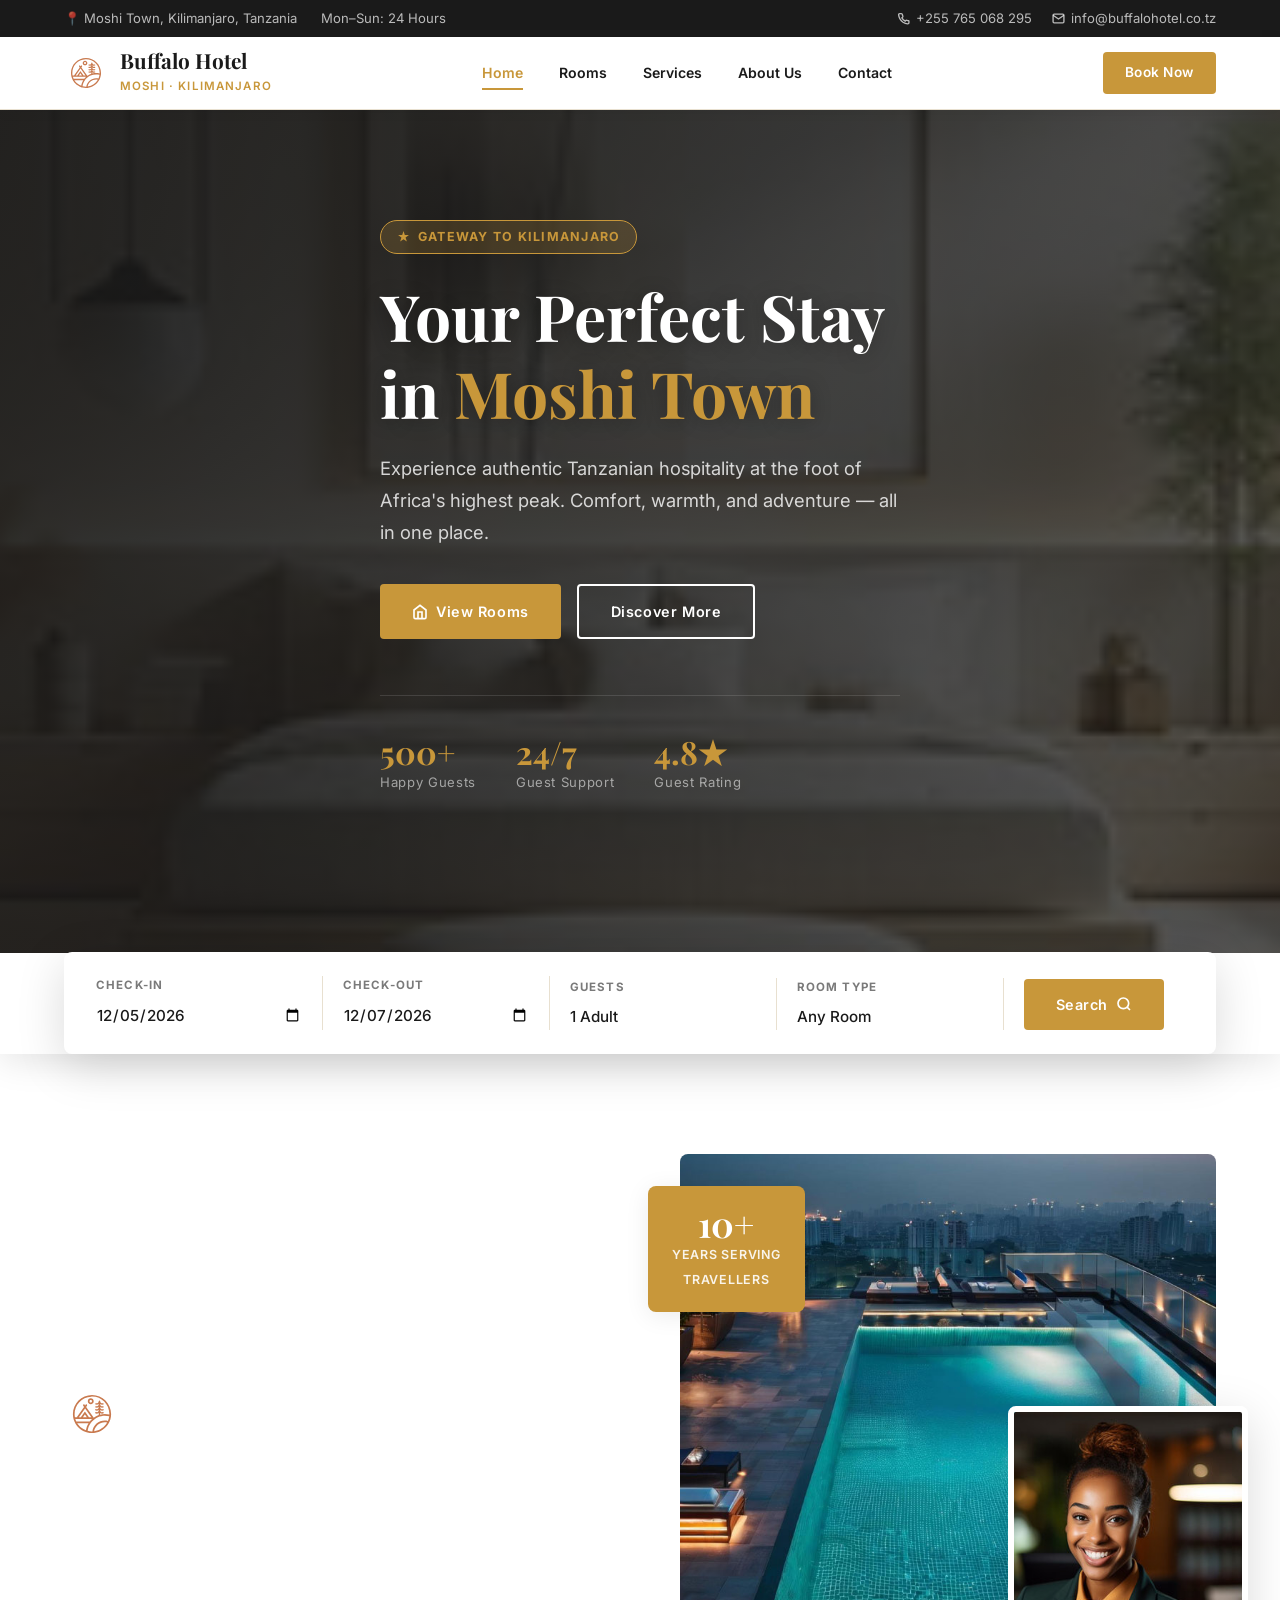
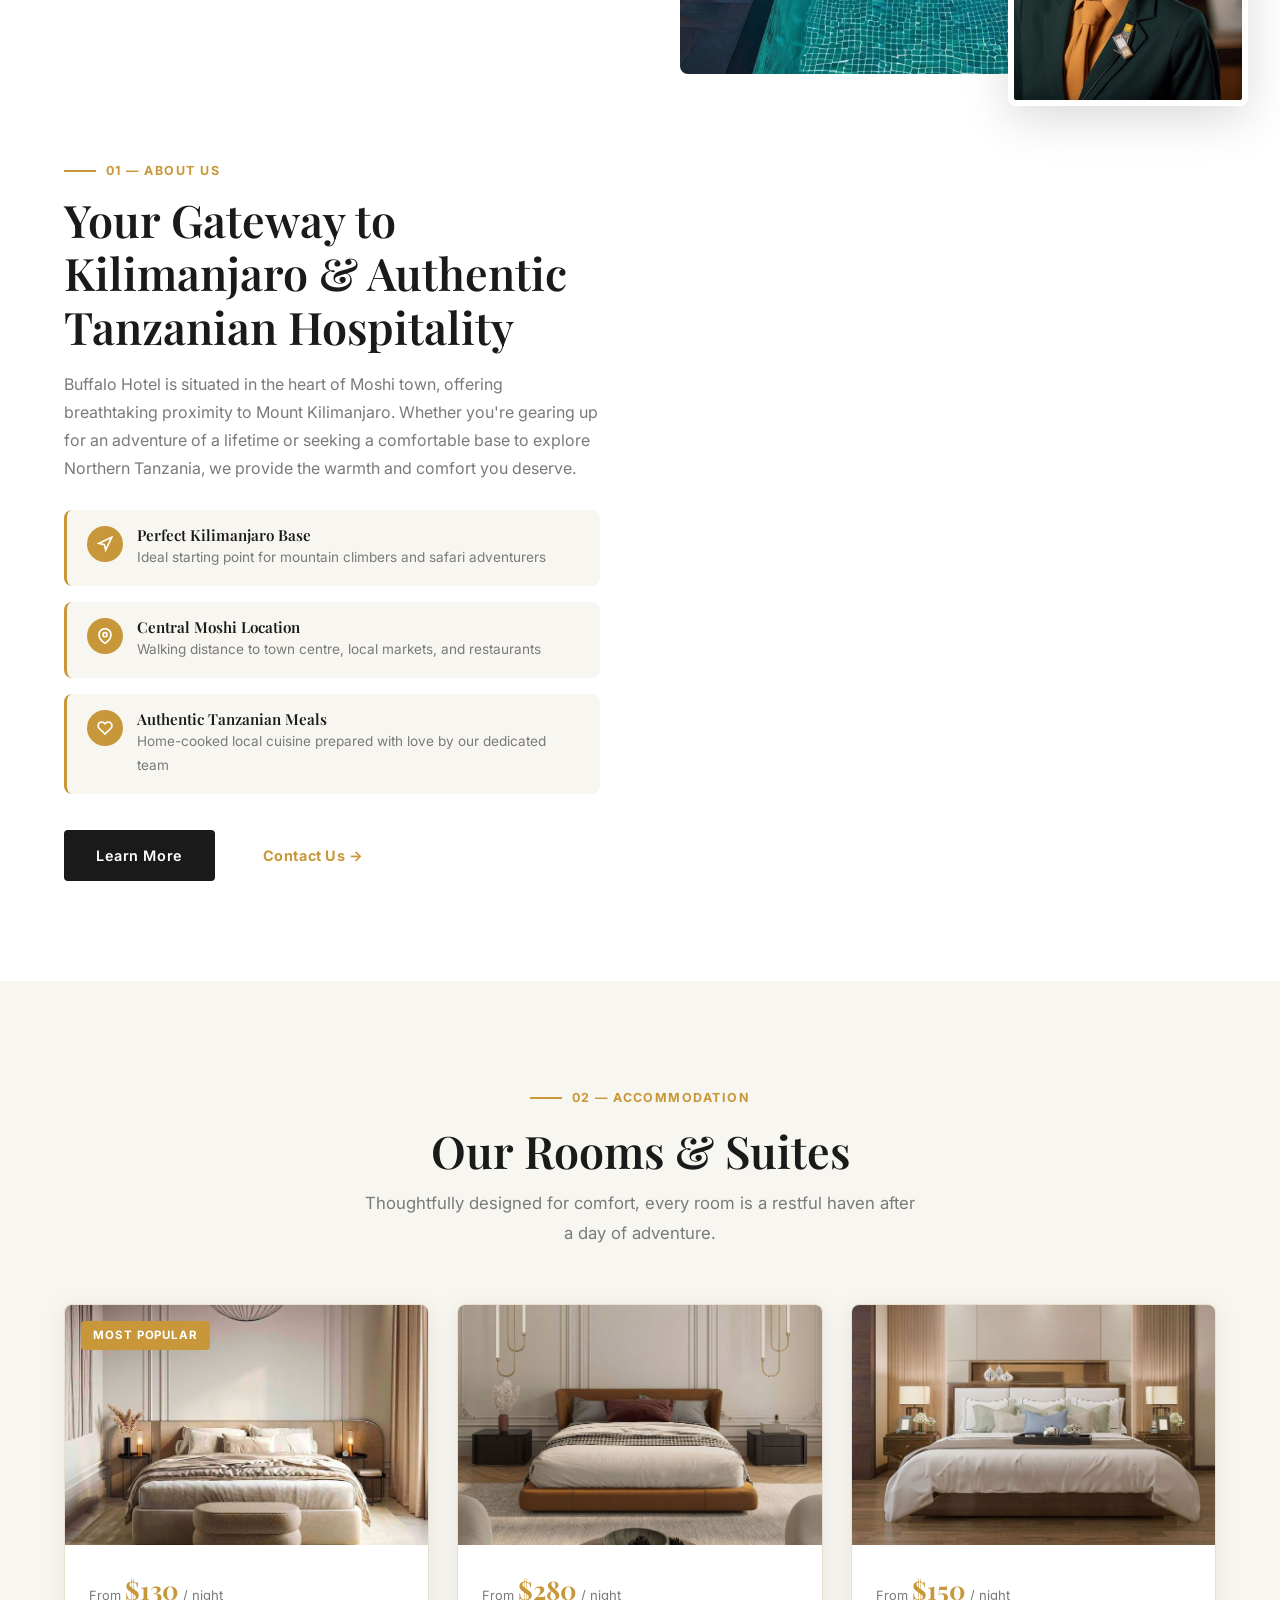
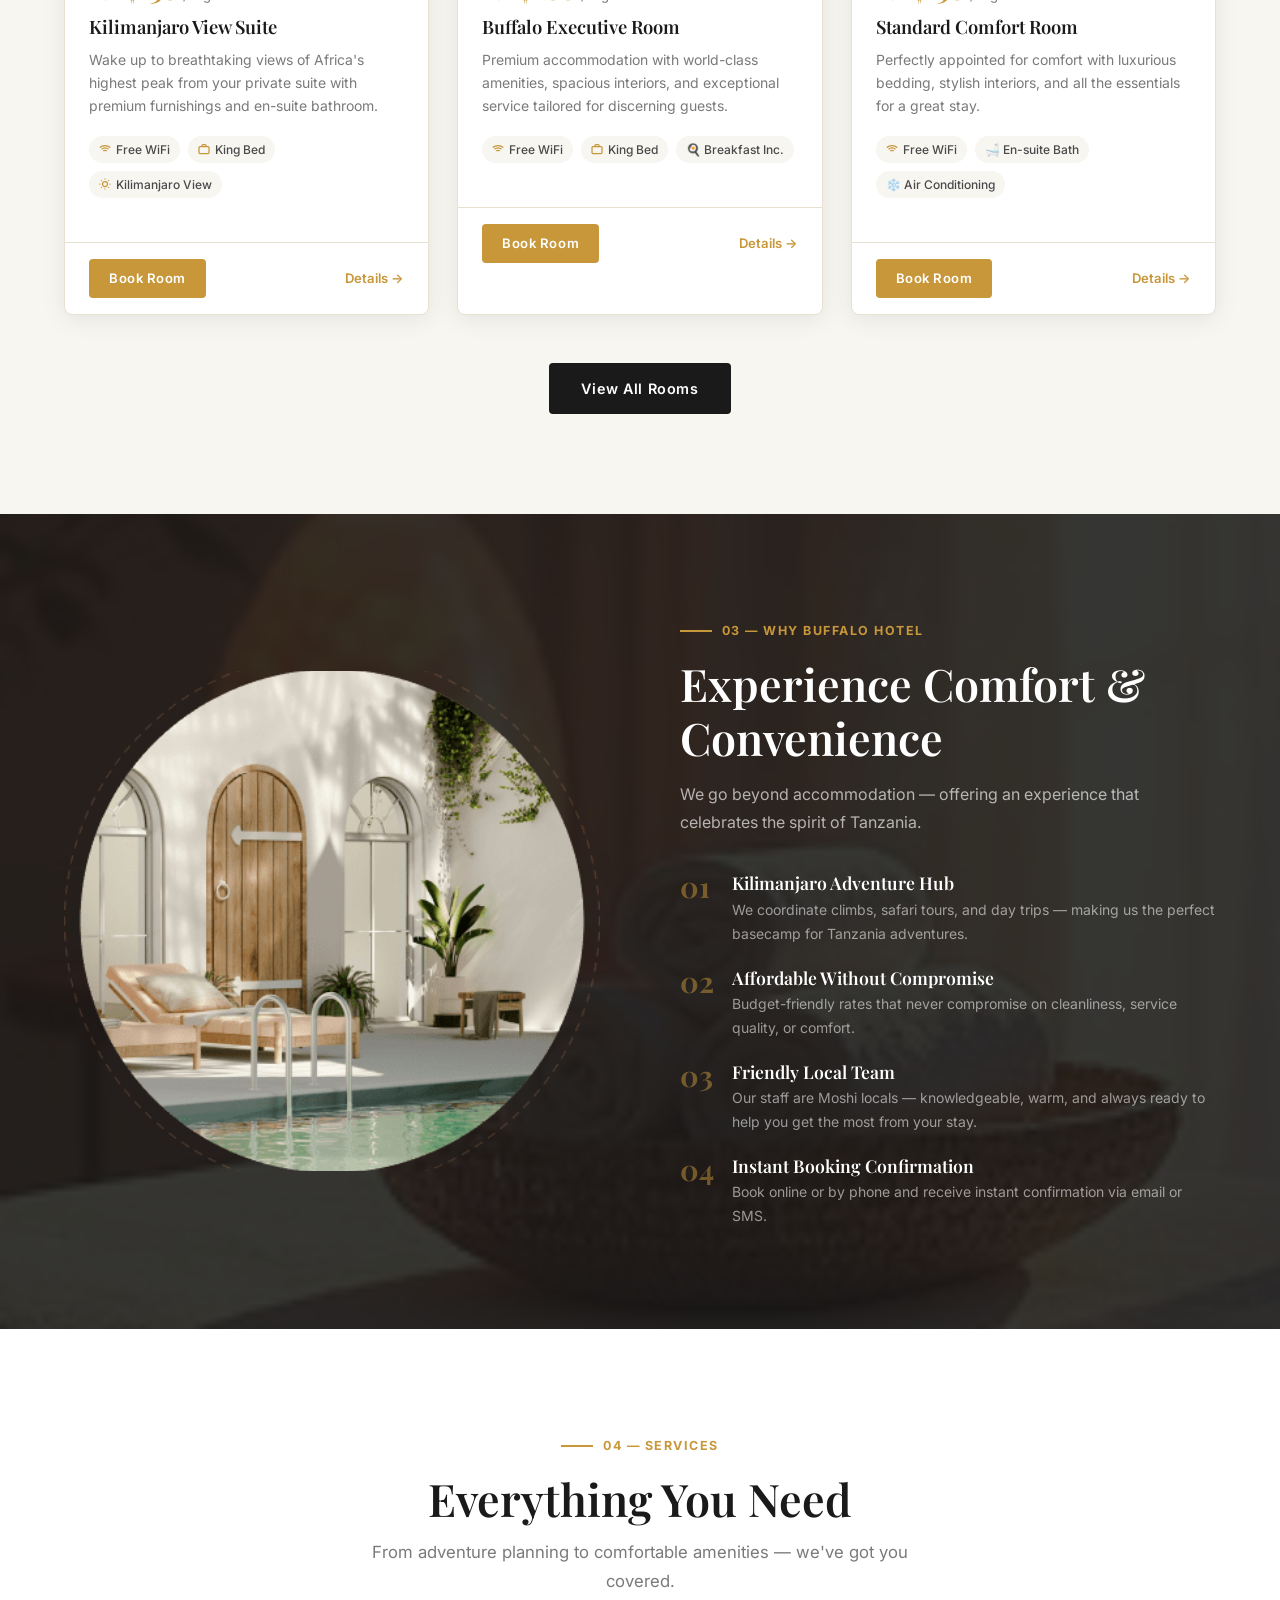
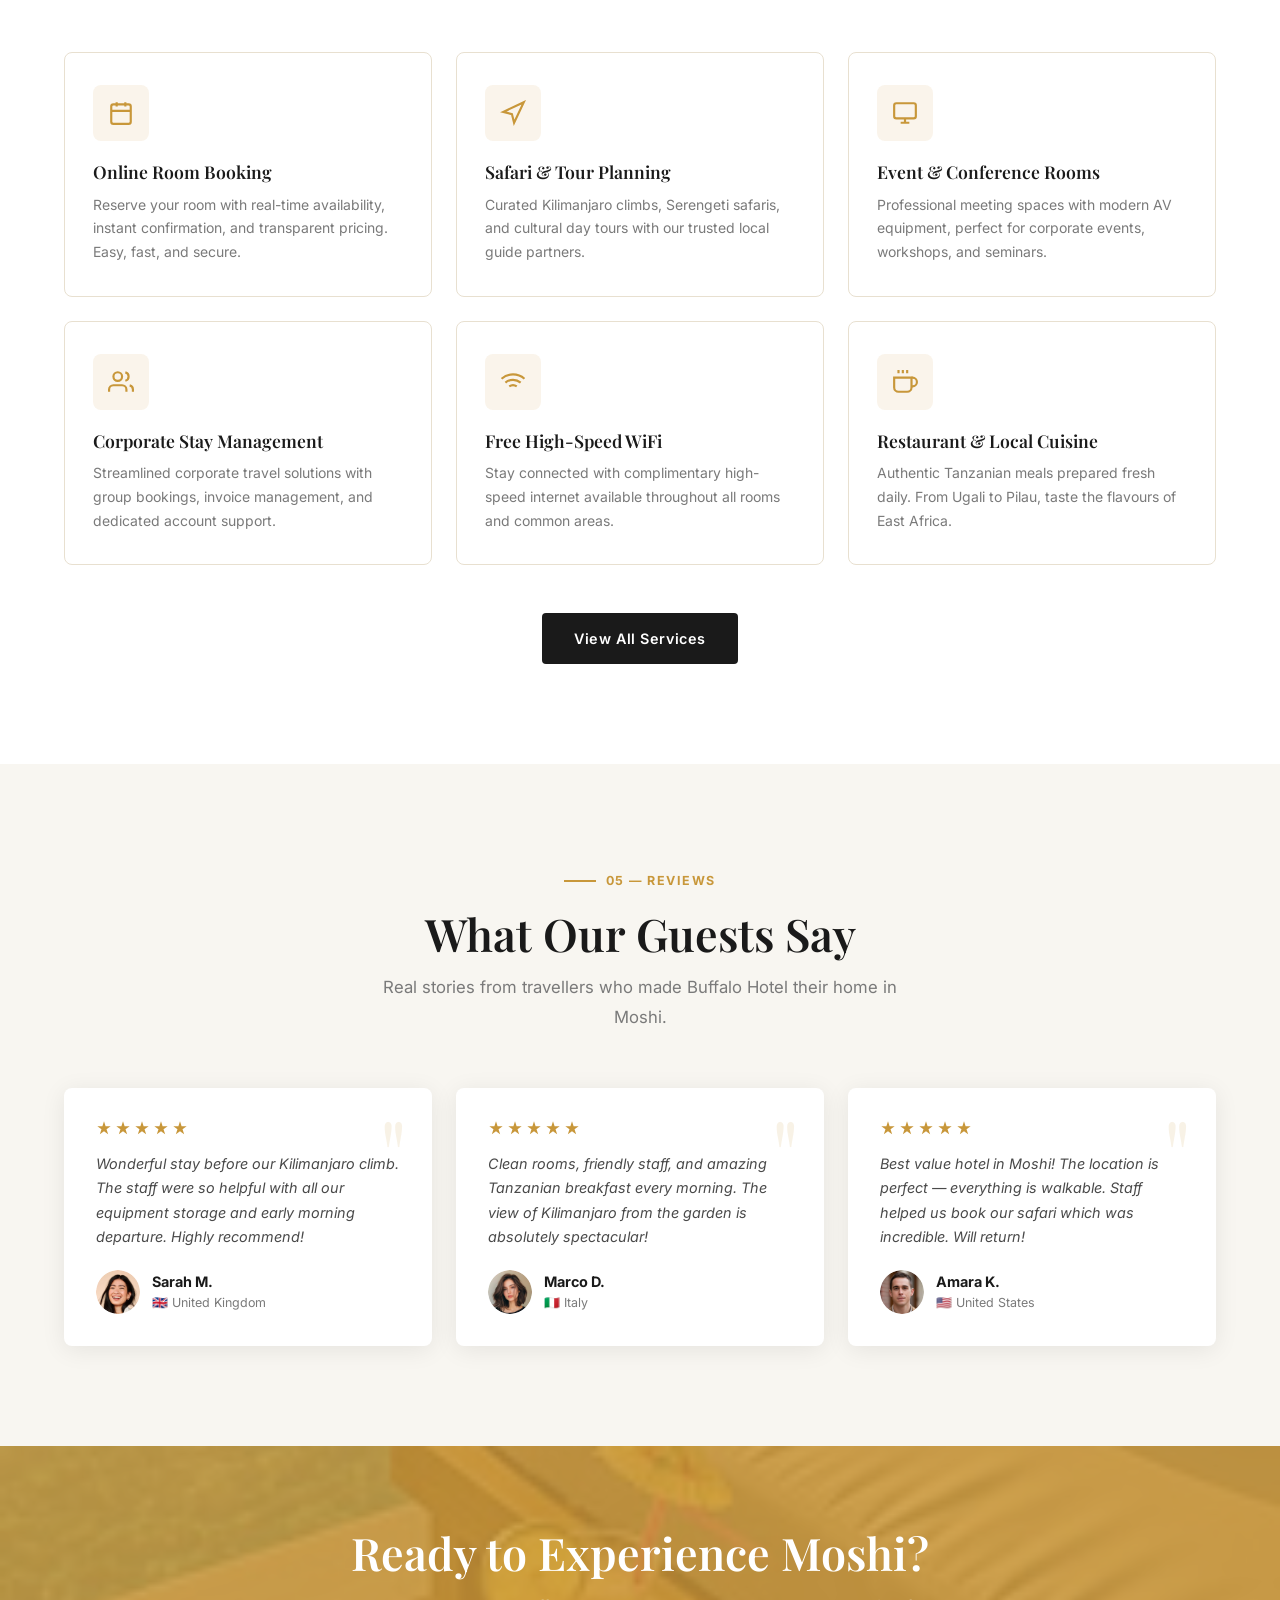
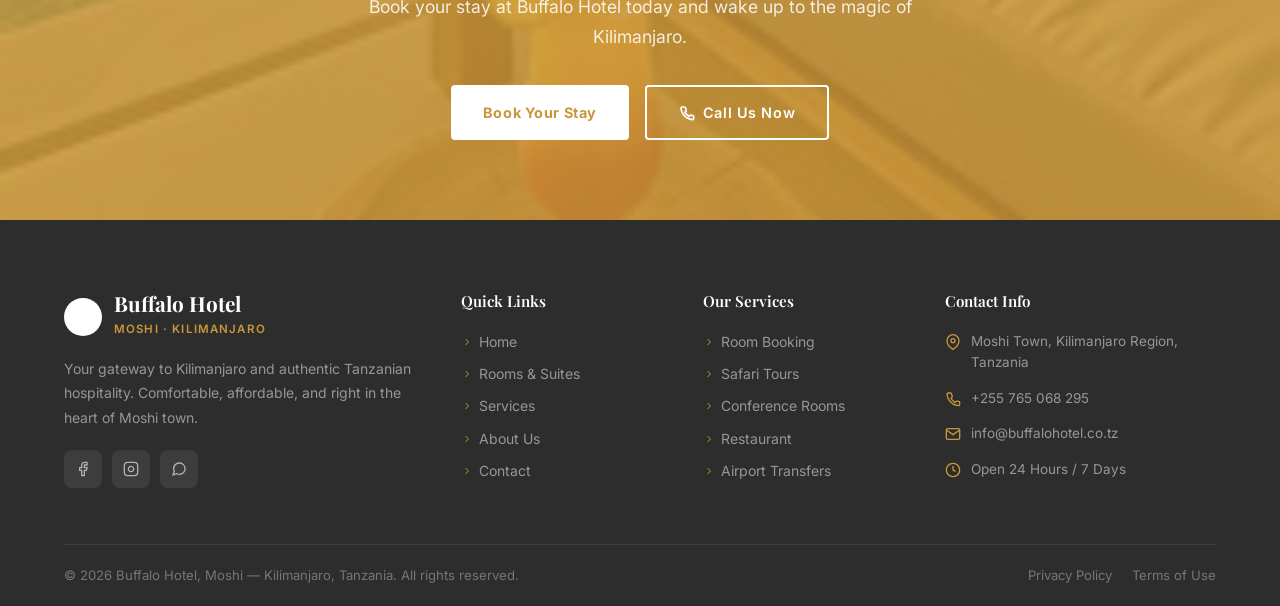
<file: index.html>
<!DOCTYPE html>
<html lang="en">
<head>
  <meta charset="UTF-8" />
  <meta name="viewport" content="width=device-width, initial-scale=1.0"/>
  <title>Buffalo Hotel – Budget Stay in Moshi, Kilimanjaro | Tanzania</title>
  <meta name="description" content="Buffalo Hotel is your gateway to Kilimanjaro. Comfortable, affordable rooms in Moshi town with authentic Tanzanian hospitality." />
  <link rel="preconnect" href="https://fonts.googleapis.com"/>
  <link rel="preconnect" href="https://fonts.gstatic.com" crossorigin/>
  <link href="https://fonts.googleapis.com/css2?family=Inter:wght@400;500;600;700&family=Playfair+Display:ital,wght@0,600;0,700;1,600&display=swap" rel="stylesheet"/>
  <link rel="stylesheet" href="assets/css/style.css"/>
</head>
<body>

<!-- ── HEADER ── -->
<header id="header">
  <div class="header-top-bar">
    <div class="container">
      <div class="top-bar-links">
        <span>📍 Moshi Town, Kilimanjaro, Tanzania</span>
        <span>Mon–Sun: 24 Hours</span>
      </div>
      <div class="top-bar-right">
        <a href="tel:+255765068295">
          <svg xmlns="http://www.w3.org/2000/svg" width="13" height="13" viewBox="0 0 24 24" fill="none" stroke="currentColor" stroke-width="2.5"><path d="M22 16.92v3a2 2 0 01-2.18 2 19.79 19.79 0 01-8.63-3.07A19.5 19.5 0 013 5.18a2 2 0 012-2.18h3a2 2 0 012 1.72c.13 1 .37 1.96.73 2.88a2 2 0 01-.45 2.1L9 10.91a16 16 0 006.09 6.09l1.21-1.28a2 2 0 012.1-.45 12.84 12.84 0 002.88.73A2 2 0 0122 16.92z"/></svg>
          +255 765 068 295
        </a>
        <a href="mailto:info@buffalohotel.co.tz">
          <svg xmlns="http://www.w3.org/2000/svg" width="13" height="13" viewBox="0 0 24 24" fill="none" stroke="currentColor" stroke-width="2.5"><path d="M4 4h16c1.1 0 2 .9 2 2v12a2 2 0 01-2 2H4a2 2 0 01-2-2V6c0-1.1.9-2 2-2z"/><polyline points="22,6 12,13 2,6"/></svg>
          info@buffalohotel.co.tz
        </a>
      </div>
    </div>
  </div>
  <div class="header-main">
    <div class="container">
      <a href="index.html" class="logo">
        <img src="assets/images/hotel-reservation-logo.svg" alt="Buffalo Hotel Logo"/>
        <div class="logo-text">
          <span class="hotel-name">Buffalo Hotel</span>
          <span class="hotel-sub">Moshi · Kilimanjaro</span>
        </div>
      </a>
      <nav class="main-nav">
        <a href="index.html" class="active">Home</a>
        <a href="rooms.html">Rooms</a>
        <a href="services.html">Services</a>
        <a href="about.html">About Us</a>
        <a href="contact.html">Contact</a>
      </nav>
      <div class="header-cta">
        <a href="contact.html#booking" class="btn btn-primary">Book Now</a>
      </div>
      <div class="menu-toggle" id="menuToggle">
        <span></span><span></span><span></span>
      </div>
    </div>
  </div>
</header>

<!-- ── MOBILE NAV ── -->
<div class="mobile-nav">
  <div class="mobile-nav-close" id="mobileClose">
    <svg xmlns="http://www.w3.org/2000/svg" viewBox="0 0 24 24" fill="none" stroke="currentColor" stroke-width="2"><line x1="18" y1="6" x2="6" y2="18"/><line x1="6" y1="6" x2="18" y2="18"/></svg>
  </div>
  <a href="index.html">Home</a>
  <a href="rooms.html">Rooms</a>
  <a href="services.html">Services</a>
  <a href="about.html">About Us</a>
  <a href="contact.html">Contact</a>
  <a href="contact.html#booking" class="btn btn-primary">Book Now</a>
</div>

<!-- ── HERO ── -->
<section class="home-hero">
  <div class="hero-bg"></div>
  <div class="hero-overlay"></div>
  <div class="container">
    <div class="hero-content">
      <div class="hero-badge">
        <svg xmlns="http://www.w3.org/2000/svg" width="13" height="13" viewBox="0 0 24 24" fill="currentColor"><path d="M12 2l2.4 7.4H22l-6.2 4.5 2.4 7.4L12 17l-6.2 4.3 2.4-7.4L2 9.4h7.6L12 2z"/></svg>
        Gateway to Kilimanjaro
      </div>
      <h1>Your Perfect Stay<br/>in <em>Moshi Town</em></h1>
      <p>Experience authentic Tanzanian hospitality at the foot of Africa's highest peak. Comfort, warmth, and adventure — all in one place.</p>
      <div class="hero-actions">
        <a href="rooms.html" class="btn btn-primary">
          <svg xmlns="http://www.w3.org/2000/svg" width="16" height="16" viewBox="0 0 24 24" fill="none" stroke="currentColor" stroke-width="2.5"><path d="M3 9l9-7 9 7v11a2 2 0 01-2 2H5a2 2 0 01-2-2z"/><polyline points="9,22 9,12 15,12 15,22"/></svg>
          View Rooms
        </a>
        <a href="about.html" class="btn btn-outline">Discover More</a>
      </div>
      <div class="hero-stats">
        <div class="hero-stat">
          <div class="number">500+</div>
          <div class="label">Happy Guests</div>
        </div>
        <div class="hero-stat">
          <div class="number">24/7</div>
          <div class="label">Guest Support</div>
        </div>
        <div class="hero-stat">
          <div class="number">4.8★</div>
          <div class="label">Guest Rating</div>
        </div>
      </div>
    </div>
  </div>
</section>

<!-- ── BOOKING BAR ── -->
<div style="background: var(--white); box-shadow: 0 8px 32px rgba(0,0,0,0.1);">
  <div class="container">
    <div class="hero-booking-bar">
      <div class="booking-bar-grid">
        <div class="booking-field">
          <label>Check-in</label>
          <input type="date" id="check-in"/>
        </div>
        <div class="booking-field">
          <label>Check-out</label>
          <input type="date" id="check-out"/>
        </div>
        <div class="booking-field">
          <label>Guests</label>
          <select>
            <option>1 Adult</option>
            <option>2 Adults</option>
            <option>2 Adults, 1 Child</option>
            <option>2 Adults, 2 Children</option>
          </select>
        </div>
        <div class="booking-field">
          <label>Room Type</label>
          <select>
            <option value="">Any Room</option>
            <option value="Standard">Standard Room</option>
            <option value="Twin">Twin Room</option>
            <option value="Deluxe">Deluxe Room</option>
            <option value="Triple">Triple Room</option>
          </select>
        </div>
        <div class="booking-field">
          <a href="contact.html#booking" class="btn btn-primary">
            Search
            <svg xmlns="http://www.w3.org/2000/svg" width="16" height="16" viewBox="0 0 24 24" fill="none" stroke="currentColor" stroke-width="2.5"><circle cx="11" cy="11" r="8"/><line x1="21" y1="21" x2="16.65" y2="16.65"/></svg>
          </a>
        </div>
      </div>
    </div>
  </div>
</div>

<!-- ── ABOUT SECTION ── -->
<section>
  <div class="container">
    <div class="about-grid"><img src="assets/images/hotel-reservation-logo.svg" alt="Buffalo Hotel Logo"/>
      <div class="about-images">
        <img class="about-img-main" src="assets/images/hotel-reservation-about-1.jpg" alt="Buffalo Hotel Lobby"/>
        <img class="about-img-secondary" src="assets/images/hotel-reservation-about-2.jpg" alt="Hotel Room"/>
        <div class="about-badge-floating">
          <span class="badge-number">10+</span>
          <span class="badge-text">Years Serving<br/>Travellers</span>
        </div>
      </div>
      <div class="about-content">
        <span class="section-label">01 — About Us</span>
        <h2>Your Gateway to Kilimanjaro &amp; Authentic Tanzanian Hospitality</h2>
        <p style="color: var(--text-light); margin-top: 16px;">Buffalo Hotel is situated in the heart of Moshi town, offering breathtaking proximity to Mount Kilimanjaro. Whether you're gearing up for an adventure of a lifetime or seeking a comfortable base to explore Northern Tanzania, we provide the warmth and comfort you deserve.</p>
        <div class="about-features">
          <div class="about-feature">
            <div class="about-feature-icon">
              <svg xmlns="http://www.w3.org/2000/svg" viewBox="0 0 24 24" fill="none" stroke="currentColor" stroke-width="2.5"><polygon points="3,11 22,2 13,21 11,13 3,11"/></svg>
            </div>
            <div>
              <h4>Perfect Kilimanjaro Base</h4>
              <p>Ideal starting point for mountain climbers and safari adventurers</p>
            </div>
          </div>
          <div class="about-feature">
            <div class="about-feature-icon">
              <svg xmlns="http://www.w3.org/2000/svg" viewBox="0 0 24 24" fill="none" stroke="currentColor" stroke-width="2.5"><path d="M21 10c0 7-9 13-9 13s-9-6-9-13a9 9 0 0 1 18 0z"/><circle cx="12" cy="10" r="3"/></svg>
            </div>
            <div>
              <h4>Central Moshi Location</h4>
              <p>Walking distance to town centre, local markets, and restaurants</p>
            </div>
          </div>
          <div class="about-feature">
            <div class="about-feature-icon">
              <svg xmlns="http://www.w3.org/2000/svg" viewBox="0 0 24 24" fill="none" stroke="currentColor" stroke-width="2.5"><path d="M20.84 4.61a5.5 5.5 0 0 0-7.78 0L12 5.67l-1.06-1.06a5.5 5.5 0 0 0-7.78 7.78L12 21.23l8.84-8.84a5.5 5.5 0 0 0 0-7.78z"/></svg>
            </div>
            <div>
              <h4>Authentic Tanzanian Meals</h4>
              <p>Home-cooked local cuisine prepared with love by our dedicated team</p>
            </div>
          </div>
        </div>
        <div class="about-actions">
          <a href="about.html" class="btn btn-dark">Learn More</a>
          <a href="contact.html" class="btn" style="color: var(--primary); font-weight: 700;">Contact Us →</a>
        </div>
      </div>
    </div>
  </div>
</section>

<!-- ── ROOMS ── -->
<section class="bg-off-white">
  <div class="container">
    <div class="section-header centered">
      <span class="section-label">02 — Accommodation</span>
      <h2>Our Rooms &amp; Suites</h2>
      <p>Thoughtfully designed for comfort, every room is a restful haven after a day of adventure.</p>
    </div>
    <div class="rooms-grid">

      <div class="room-card">
        <div class="room-card-img">
          <img src="assets/images/accommodation-post-1-768x555.jpg" alt="Kilimanjaro View Suite"/>
          <div class="room-badge">Most Popular</div>
        </div>
        <div class="room-card-body">
          <div class="room-price">From <strong>$130</strong> <span>/ night</span></div>
          <h3>Kilimanjaro View Suite</h3>
          <p>Wake up to breathtaking views of Africa's highest peak from your private suite with premium furnishings and en-suite bathroom.</p>
          <div class="room-amenities">
            <span class="amenity-tag"><svg xmlns="http://www.w3.org/2000/svg" viewBox="0 0 24 24" fill="none" stroke="currentColor" stroke-width="2.5"><path d="M5 12.55a11 11 0 0 1 14.08 0"/><path d="M1.42 9a16 16 0 0 1 21.16 0"/><path d="M8.53 16.11a6 6 0 0 1 6.95 0"/><line x1="12" y1="20" x2="12.01" y2="20"/></svg> Free WiFi</span>
            <span class="amenity-tag"><svg xmlns="http://www.w3.org/2000/svg" viewBox="0 0 24 24" fill="none" stroke="currentColor" stroke-width="2.5"><rect x="2" y="7" width="20" height="14" rx="2"/><path d="M16 7V5a2 2 0 0 0-2-2h-4a2 2 0 0 0-2 2v2"/></svg> King Bed</span>
            <span class="amenity-tag">
              <svg xmlns="http://www.w3.org/2000/svg" viewBox="0 0 24 24" fill="none" stroke="currentColor" stroke-width="2.5"><circle cx="12" cy="12" r="5"/><path d="M12 1v2M12 21v2M4.2 4.2l1.4 1.4M18.4 18.4l1.4 1.4M1 12h2M21 12h2M4.2 19.8l1.4-1.4M18.4 5.6l1.4-1.4"/></svg> Kilimanjaro View</span>
          </div>
        </div>
        <div class="room-card-footer">
          <a href="rooms.html" class="btn btn-primary">Book Room</a>
          <a href="rooms.html" style="font-size: 0.82rem; color: var(--primary); font-weight: 600;">Details →</a>
        </div>
      </div>

      <div class="room-card">
        <div class="room-card-img">
          <img src="assets/images/accommodation-post-2-768x555.jpg" alt="Buffalo Executive Room"/>
        </div>
        <div class="room-card-body">
          <div class="room-price">From <strong>$280</strong> <span>/ night</span></div>
          <h3>Buffalo Executive Room</h3>
          <p>Premium accommodation with world-class amenities, spacious interiors, and exceptional service tailored for discerning guests.</p>
          <div class="room-amenities">
            <span class="amenity-tag"><svg xmlns="http://www.w3.org/2000/svg" viewBox="0 0 24 24" fill="none" stroke="currentColor" stroke-width="2.5"><path d="M5 12.55a11 11 0 0 1 14.08 0"/><path d="M1.42 9a16 16 0 0 1 21.16 0"/><path d="M8.53 16.11a6 6 0 0 1 6.95 0"/><line x1="12" y1="20" x2="12.01" y2="20"/></svg> Free WiFi</span>
            <span class="amenity-tag"><svg xmlns="http://www.w3.org/2000/svg" viewBox="0 0 24 24" fill="none" stroke="currentColor" stroke-width="2.5"><rect x="2" y="7" width="20" height="14" rx="2"/><path d="M16 7V5a2 2 0 0 0-2-2h-4a2 2 0 0 0-2 2v2"/></svg> King Bed</span>
            <span class="amenity-tag">🍳 Breakfast Inc.</span>
          </div>
        </div>
        <div class="room-card-footer">
          <a href="rooms.html" class="btn btn-primary">Book Room</a>
          <a href="rooms.html" style="font-size: 0.82rem; color: var(--primary); font-weight: 600;">Details →</a>
        </div>
      </div>

      <div class="room-card">
        <div class="room-card-img">
          <img src="assets/images/accommodation-post-3-768x555.jpg" alt="Standard Comfort Room"/>
        </div>
        <div class="room-card-body">
          <div class="room-price">From <strong>$150</strong> <span>/ night</span></div>
          <h3>Standard Comfort Room</h3>
          <p>Perfectly appointed for comfort with luxurious bedding, stylish interiors, and all the essentials for a great stay.</p>
          <div class="room-amenities">
            <span class="amenity-tag"><svg xmlns="http://www.w3.org/2000/svg" viewBox="0 0 24 24" fill="none" stroke="currentColor" stroke-width="2.5"><path d="M5 12.55a11 11 0 0 1 14.08 0"/><path d="M1.42 9a16 16 0 0 1 21.16 0"/><path d="M8.53 16.11a6 6 0 0 1 6.95 0"/><line x1="12" y1="20" x2="12.01" y2="20"/></svg> Free WiFi</span>
            <span class="amenity-tag">🛁 En-suite Bath</span>
            <span class="amenity-tag">❄️ Air Conditioning</span>
          </div>
        </div>
        <div class="room-card-footer">
          <a href="rooms.html" class="btn btn-primary">Book Room</a>
          <a href="rooms.html" style="font-size: 0.82rem; color: var(--primary); font-weight: 600;">Details →</a>
        </div>
      </div>

    </div>
    <div style="text-align: center; margin-top: 48px;">
      <a href="rooms.html" class="btn btn-dark">View All Rooms</a>
    </div>
  </div>
</section>

<!-- ── WHY CHOOSE US ── -->
<section class="why-section">
  <div class="container">
    <div class="why-grid">
      <div class="why-image">
        <img src="assets/images/hotel-reservation-why-safar-2.png" alt="Buffalo Hotel Experience"/>
      </div>
      <div class="why-content">
        <span class="section-label">03 — Why Buffalo Hotel</span>
        <h2>Experience Comfort &amp; Convenience</h2>
        <p>We go beyond accommodation — offering an experience that celebrates the spirit of Tanzania.</p>
        <div class="why-features">
          <div class="why-feature">
            <div class="why-feature-num">01</div>
            <div>
              <h4>Kilimanjaro Adventure Hub</h4>
              <p>We coordinate climbs, safari tours, and day trips — making us the perfect basecamp for Tanzania adventures.</p>
            </div>
          </div>
          <div class="why-feature">
            <div class="why-feature-num">02</div>
            <div>
              <h4>Affordable Without Compromise</h4>
              <p>Budget-friendly rates that never compromise on cleanliness, service quality, or comfort.</p>
            </div>
          </div>
          <div class="why-feature">
            <div class="why-feature-num">03</div>
            <div>
              <h4>Friendly Local Team</h4>
              <p>Our staff are Moshi locals — knowledgeable, warm, and always ready to help you get the most from your stay.</p>
            </div>
          </div>
          <div class="why-feature">
            <div class="why-feature-num">04</div>
            <div>
              <h4>Instant Booking Confirmation</h4>
              <p>Book online or by phone and receive instant confirmation via email or SMS.</p>
            </div>
          </div>
        </div>
      </div>
    </div>
  </div>
</section>

<!-- ── SERVICES PREVIEW ── -->
<section>
  <div class="container">
    <div class="section-header centered">
      <span class="section-label">04 — Services</span>
      <h2>Everything You Need</h2>
      <p>From adventure planning to comfortable amenities — we've got you covered.</p>
    </div>
    <div class="services-grid">
      <div class="service-card">
        <div class="service-icon">
          <svg xmlns="http://www.w3.org/2000/svg" viewBox="0 0 24 24" fill="none" stroke="currentColor" stroke-width="2"><rect x="3" y="4" width="18" height="18" rx="2"/><line x1="16" y1="2" x2="16" y2="6"/><line x1="8" y1="2" x2="8" y2="6"/><line x1="3" y1="10" x2="21" y2="10"/></svg>
        </div>
        <h3>Online Room Booking</h3>
        <p>Reserve your room with real-time availability, instant confirmation, and transparent pricing. Easy, fast, and secure.</p>
      </div>
      <div class="service-card">
        <div class="service-icon">
          <svg xmlns="http://www.w3.org/2000/svg" viewBox="0 0 24 24" fill="none" stroke="currentColor" stroke-width="2"><polygon points="3,11 22,2 13,21 11,13 3,11"/></svg>
        </div>
        <h3>Safari &amp; Tour Planning</h3>
        <p>Curated Kilimanjaro climbs, Serengeti safaris, and cultural day tours with our trusted local guide partners.</p>
      </div>
      <div class="service-card">
        <div class="service-icon">
          <svg xmlns="http://www.w3.org/2000/svg" viewBox="0 0 24 24" fill="none" stroke="currentColor" stroke-width="2"><rect x="2" y="3" width="20" height="14" rx="2"/><line x1="8" y1="21" x2="16" y2="21"/><line x1="12" y1="17" x2="12" y2="21"/></svg>
        </div>
        <h3>Event &amp; Conference Rooms</h3>
        <p>Professional meeting spaces with modern AV equipment, perfect for corporate events, workshops, and seminars.</p>
      </div>
      <div class="service-card">
        <div class="service-icon">
          <svg xmlns="http://www.w3.org/2000/svg" viewBox="0 0 24 24" fill="none" stroke="currentColor" stroke-width="2"><path d="M17 21v-2a4 4 0 0 0-4-4H5a4 4 0 0 0-4 4v2"/><circle cx="9" cy="7" r="4"/><path d="M23 21v-2a4 4 0 0 0-3-3.87"/><path d="M16 3.13a4 4 0 0 1 0 7.75"/></svg>
        </div>
        <h3>Corporate Stay Management</h3>
        <p>Streamlined corporate travel solutions with group bookings, invoice management, and dedicated account support.</p>
      </div>
      <div class="service-card">
        <div class="service-icon">
          <svg xmlns="http://www.w3.org/2000/svg" viewBox="0 0 24 24" fill="none" stroke="currentColor" stroke-width="2"><path d="M5 12.55a11 11 0 0 1 14.08 0"/><path d="M1.42 9a16 16 0 0 1 21.16 0"/><path d="M8.53 16.11a6 6 0 0 1 6.95 0"/><line x1="12" y1="20" x2="12.01" y2="20"/></svg>
        </div>
        <h3>Free High-Speed WiFi</h3>
        <p>Stay connected with complimentary high-speed internet available throughout all rooms and common areas.</p>
      </div>
      <div class="service-card">
        <div class="service-icon">
          <svg xmlns="http://www.w3.org/2000/svg" viewBox="0 0 24 24" fill="none" stroke="currentColor" stroke-width="2"><path d="M18 8h1a4 4 0 0 1 0 8h-1"/><path d="M2 8h16v9a4 4 0 0 1-4 4H6a4 4 0 0 1-4-4V8z"/><line x1="6" y1="1" x2="6" y2="4"/><line x1="10" y1="1" x2="10" y2="4"/><line x1="14" y1="1" x2="14" y2="4"/></svg>
        </div>
        <h3>Restaurant &amp; Local Cuisine</h3>
        <p>Authentic Tanzanian meals prepared fresh daily. From Ugali to Pilau, taste the flavours of East Africa.</p>
      </div>
    </div>
    <div style="text-align: center; margin-top: 48px;">
      <a href="services.html" class="btn btn-dark">View All Services</a>
    </div>
  </div>
</section>

<!-- ── TESTIMONIALS ── -->
<section class="testimonials-section">
  <div class="container">
    <div class="section-header centered">
      <span class="section-label">05 — Reviews</span>
      <h2>What Our Guests Say</h2>
      <p>Real stories from travellers who made Buffalo Hotel their home in Moshi.</p>
    </div>
    <div class="testimonials-grid">
      <div class="testimonial-card">
        <div class="stars">
          <svg viewBox="0 0 24 24"><path d="M12 2l2.4 7.4H22l-6.2 4.5 2.4 7.4L12 17l-6.2 4.3 2.4-7.4L2 9.4h7.6L12 2z"/></svg>
          <svg viewBox="0 0 24 24"><path d="M12 2l2.4 7.4H22l-6.2 4.5 2.4 7.4L12 17l-6.2 4.3 2.4-7.4L2 9.4h7.6L12 2z"/></svg>
          <svg viewBox="0 0 24 24"><path d="M12 2l2.4 7.4H22l-6.2 4.5 2.4 7.4L12 17l-6.2 4.3 2.4-7.4L2 9.4h7.6L12 2z"/></svg>
          <svg viewBox="0 0 24 24"><path d="M12 2l2.4 7.4H22l-6.2 4.5 2.4 7.4L12 17l-6.2 4.3 2.4-7.4L2 9.4h7.6L12 2z"/></svg>
          <svg viewBox="0 0 24 24"><path d="M12 2l2.4 7.4H22l-6.2 4.5 2.4 7.4L12 17l-6.2 4.3 2.4-7.4L2 9.4h7.6L12 2z"/></svg>
        </div>
        <p>Wonderful stay before our Kilimanjaro climb. The staff were so helpful with all our equipment storage and early morning departure. Highly recommend!</p>
        <div class="testimonial-author">
          <img src="assets/images/hotel-reservation-testimonial-1.png" alt="Sarah M."/>
          <div class="author-info">
            <div class="name">Sarah M.</div>
            <div class="origin">🇬🇧 United Kingdom</div>
          </div>
        </div>
      </div>
      <div class="testimonial-card">
        <div class="stars">
          <svg viewBox="0 0 24 24"><path d="M12 2l2.4 7.4H22l-6.2 4.5 2.4 7.4L12 17l-6.2 4.3 2.4-7.4L2 9.4h7.6L12 2z"/></svg>
          <svg viewBox="0 0 24 24"><path d="M12 2l2.4 7.4H22l-6.2 4.5 2.4 7.4L12 17l-6.2 4.3 2.4-7.4L2 9.4h7.6L12 2z"/></svg>
          <svg viewBox="0 0 24 24"><path d="M12 2l2.4 7.4H22l-6.2 4.5 2.4 7.4L12 17l-6.2 4.3 2.4-7.4L2 9.4h7.6L12 2z"/></svg>
          <svg viewBox="0 0 24 24"><path d="M12 2l2.4 7.4H22l-6.2 4.5 2.4 7.4L12 17l-6.2 4.3 2.4-7.4L2 9.4h7.6L12 2z"/></svg>
          <svg viewBox="0 0 24 24"><path d="M12 2l2.4 7.4H22l-6.2 4.5 2.4 7.4L12 17l-6.2 4.3 2.4-7.4L2 9.4h7.6L12 2z"/></svg>
        </div>
        <p>Clean rooms, friendly staff, and amazing Tanzanian breakfast every morning. The view of Kilimanjaro from the garden is absolutely spectacular!</p>
        <div class="testimonial-author">
          <img src="assets/images/hotel-reservation-testimonial-2.png" alt="Marco D."/>
          <div class="author-info">
            <div class="name">Marco D.</div>
            <div class="origin">🇮🇹 Italy</div>
          </div>
        </div>
      </div>
      <div class="testimonial-card">
        <div class="stars">
          <svg viewBox="0 0 24 24"><path d="M12 2l2.4 7.4H22l-6.2 4.5 2.4 7.4L12 17l-6.2 4.3 2.4-7.4L2 9.4h7.6L12 2z"/></svg>
          <svg viewBox="0 0 24 24"><path d="M12 2l2.4 7.4H22l-6.2 4.5 2.4 7.4L12 17l-6.2 4.3 2.4-7.4L2 9.4h7.6L12 2z"/></svg>
          <svg viewBox="0 0 24 24"><path d="M12 2l2.4 7.4H22l-6.2 4.5 2.4 7.4L12 17l-6.2 4.3 2.4-7.4L2 9.4h7.6L12 2z"/></svg>
          <svg viewBox="0 0 24 24"><path d="M12 2l2.4 7.4H22l-6.2 4.5 2.4 7.4L12 17l-6.2 4.3 2.4-7.4L2 9.4h7.6L12 2z"/></svg>
          <svg viewBox="0 0 24 24"><path d="M12 2l2.4 7.4H22l-6.2 4.5 2.4 7.4L12 17l-6.2 4.3 2.4-7.4L2 9.4h7.6L12 2z"/></svg>
        </div>
        <p>Best value hotel in Moshi! The location is perfect — everything is walkable. Staff helped us book our safari which was incredible. Will return!</p>
        <div class="testimonial-author">
          <img src="assets/images/hotel-reservation-testimonial-3.png" alt="Amara K."/>
          <div class="author-info">
            <div class="name">Amara K.</div>
            <div class="origin">🇺🇸 United States</div>
          </div>
        </div>
      </div>
    </div>
  </div>
</section>

<!-- ── CTA ── -->
<section class="cta-section">
  <div class="container">
    <h2>Ready to Experience Moshi?</h2>
    <p>Book your stay at Buffalo Hotel today and wake up to the magic of Kilimanjaro.</p>
    <div class="cta-actions">
      <a href="contact.html#booking" class="btn btn-white">Book Your Stay</a>
      <a href="tel:+255000000000" class="btn btn-outline">
        <svg xmlns="http://www.w3.org/2000/svg" width="16" height="16" viewBox="0 0 24 24" fill="none" stroke="currentColor" stroke-width="2.5"><path d="M22 16.92v3a2 2 0 01-2.18 2 19.79 19.79 0 01-8.63-3.07A19.5 19.5 0 013 5.18a2 2 0 012-2.18h3a2 2 0 012 1.72c.13 1 .37 1.96.73 2.88a2 2 0 01-.45 2.1L9 10.91a16 16 0 006.09 6.09l1.21-1.28a2 2 0 012.1-.45 12.84 12.84 0 002.88.73A2 2 0 0122 16.92z"/></svg>
        Call Us Now
      </a>
    </div>
  </div>
</section>

<!-- ── FOOTER ── -->
<footer>
  <div class="container">
    <div class="footer-grid">
      <div class="footer-brand">
        <div class="logo">
          <img src="assets/images/hotel-reservation-logo.svg" alt="Buffalo Hotel Logo"/>
          <div class="logo-text">
            <span class="hotel-name">Buffalo Hotel</span>
            <span class="hotel-sub" style="color: var(--primary);">Moshi · Kilimanjaro</span>
          </div>
        </div>
        <p>Your gateway to Kilimanjaro and authentic Tanzanian hospitality. Comfortable, affordable, and right in the heart of Moshi town.</p>
        <div class="social-links">
          <a class="social-link" href="#" aria-label="Facebook">
            <svg xmlns="http://www.w3.org/2000/svg" viewBox="0 0 24 24" fill="none" stroke="currentColor" stroke-width="2"><path d="M18 2h-3a5 5 0 0 0-5 5v3H7v4h3v8h4v-8h3l1-4h-4V7a1 1 0 0 1 1-1h3z"/></svg>
          </a>
          <a class="social-link" href="#" aria-label="Instagram">
            <svg xmlns="http://www.w3.org/2000/svg" viewBox="0 0 24 24" fill="none" stroke="currentColor" stroke-width="2"><rect x="2" y="2" width="20" height="20" rx="5"/><path d="M16 11.37A4 4 0 1 1 12.63 8 4 4 0 0 1 16 11.37z"/><line x1="17.5" y1="6.5" x2="17.51" y2="6.5"/></svg>
          </a>
          <a class="social-link" href="https://wa.me/255000000000" aria-label="WhatsApp">
            <svg xmlns="http://www.w3.org/2000/svg" viewBox="0 0 24 24" fill="none" stroke="currentColor" stroke-width="2"><path d="M21 11.5a8.38 8.38 0 0 1-.9 3.8 8.5 8.5 0 0 1-7.6 4.7 8.38 8.38 0 0 1-3.8-.9L3 21l1.9-5.7a8.38 8.38 0 0 1-.9-3.8 8.5 8.5 0 0 1 4.7-7.6 8.38 8.38 0 0 1 3.8-.9h.5a8.48 8.48 0 0 1 8 8v.5z"/></svg>
          </a>
        </div>
      </div>

      <div class="footer-col">
        <h4>Quick Links</h4>
        <ul>
          <li><a href="index.html"><svg xmlns="http://www.w3.org/2000/svg" viewBox="0 0 24 24" fill="none" stroke="currentColor" stroke-width="2"><polyline points="9 18 15 12 9 6"/></svg> Home</a></li>
          <li><a href="rooms.html"><svg xmlns="http://www.w3.org/2000/svg" viewBox="0 0 24 24" fill="none" stroke="currentColor" stroke-width="2"><polyline points="9 18 15 12 9 6"/></svg> Rooms & Suites</a></li>
          <li><a href="services.html"><svg xmlns="http://www.w3.org/2000/svg" viewBox="0 0 24 24" fill="none" stroke="currentColor" stroke-width="2"><polyline points="9 18 15 12 9 6"/></svg> Services</a></li>
          <li><a href="about.html"><svg xmlns="http://www.w3.org/2000/svg" viewBox="0 0 24 24" fill="none" stroke="currentColor" stroke-width="2"><polyline points="9 18 15 12 9 6"/></svg> About Us</a></li>
          <li><a href="contact.html"><svg xmlns="http://www.w3.org/2000/svg" viewBox="0 0 24 24" fill="none" stroke="currentColor" stroke-width="2"><polyline points="9 18 15 12 9 6"/></svg> Contact</a></li>
        </ul>
      </div>

      <div class="footer-col">
        <h4>Our Services</h4>
        <ul>
          <li><a href="services.html"><svg xmlns="http://www.w3.org/2000/svg" viewBox="0 0 24 24" fill="none" stroke="currentColor" stroke-width="2"><polyline points="9 18 15 12 9 6"/></svg> Room Booking</a></li>
          <li><a href="services.html"><svg xmlns="http://www.w3.org/2000/svg" viewBox="0 0 24 24" fill="none" stroke="currentColor" stroke-width="2"><polyline points="9 18 15 12 9 6"/></svg> Safari Tours</a></li>
          <li><a href="services.html"><svg xmlns="http://www.w3.org/2000/svg" viewBox="0 0 24 24" fill="none" stroke="currentColor" stroke-width="2"><polyline points="9 18 15 12 9 6"/></svg> Conference Rooms</a></li>
          <li><a href="services.html"><svg xmlns="http://www.w3.org/2000/svg" viewBox="0 0 24 24" fill="none" stroke="currentColor" stroke-width="2"><polyline points="9 18 15 12 9 6"/></svg> Restaurant</a></li>
          <li><a href="services.html"><svg xmlns="http://www.w3.org/2000/svg" viewBox="0 0 24 24" fill="none" stroke="currentColor" stroke-width="2"><polyline points="9 18 15 12 9 6"/></svg> Airport Transfers</a></li>
        </ul>
      </div>

      <div class="footer-col">
        <h4>Contact Info</h4>
        <div class="footer-contact-list">
          <div class="footer-contact-item">
            <svg xmlns="http://www.w3.org/2000/svg" viewBox="0 0 24 24" fill="none" stroke="currentColor" stroke-width="2"><path d="M21 10c0 7-9 13-9 13s-9-6-9-13a9 9 0 0 1 18 0z"/><circle cx="12" cy="10" r="3"/></svg>
            <span>Moshi Town, Kilimanjaro Region, Tanzania</span>
          </div>
          <div class="footer-contact-item">
            <svg xmlns="http://www.w3.org/2000/svg" viewBox="0 0 24 24" fill="none" stroke="currentColor" stroke-width="2"><path d="M22 16.92v3a2 2 0 01-2.18 2 19.79 19.79 0 01-8.63-3.07A19.5 19.5 0 013 5.18a2 2 0 012-2.18h3a2 2 0 012 1.72c.13 1 .37 1.96.73 2.88a2 2 0 01-.45 2.1L9 10.91a16 16 0 006.09 6.09l1.21-1.28a2 2 0 012.1-.45 12.84 12.84 0 002.88.73A2 2 0 0122 16.92z"/></svg>
            <a href="tel:+255000000000">+255 765 068 295</a>
          </div>
          <div class="footer-contact-item">
            <svg xmlns="http://www.w3.org/2000/svg" viewBox="0 0 24 24" fill="none" stroke="currentColor" stroke-width="2"><path d="M4 4h16c1.1 0 2 .9 2 2v12a2 2 0 01-2 2H4a2 2 0 01-2-2V6c0-1.1.9-2 2-2z"/><polyline points="22,6 12,13 2,6"/></svg>
            <a href="mailto:info@buffalohotel.co.tz">info@buffalohotel.co.tz</a>
          </div>
          <div class="footer-contact-item">
            <svg xmlns="http://www.w3.org/2000/svg" viewBox="0 0 24 24" fill="none" stroke="currentColor" stroke-width="2"><circle cx="12" cy="12" r="10"/><polyline points="12 6 12 12 16 14"/></svg>
            <span>Open 24 Hours / 7 Days</span>
          </div>
        </div>
      </div>
    </div>
    <div class="footer-bottom">
      <span>© 2026 Buffalo Hotel, Moshi — Kilimanjaro, Tanzania. All rights reserved.</span>
      <div class="footer-bottom-links">
        <a href="#">Privacy Policy</a>
        <a href="#">Terms of Use</a>
      </div>
    </div>
  </div>
</footer>

<!-- ── SCROLL TOP ── -->
<button id="scrollTop" aria-label="Scroll to top">
  <svg xmlns="http://www.w3.org/2000/svg" viewBox="0 0 24 24" fill="none" stroke="currentColor" stroke-width="2.5"><polyline points="18 15 12 9 6 15"/></svg>
</button>

<script src="assets/js/main.js"></script>
</body>
</html>
</file>
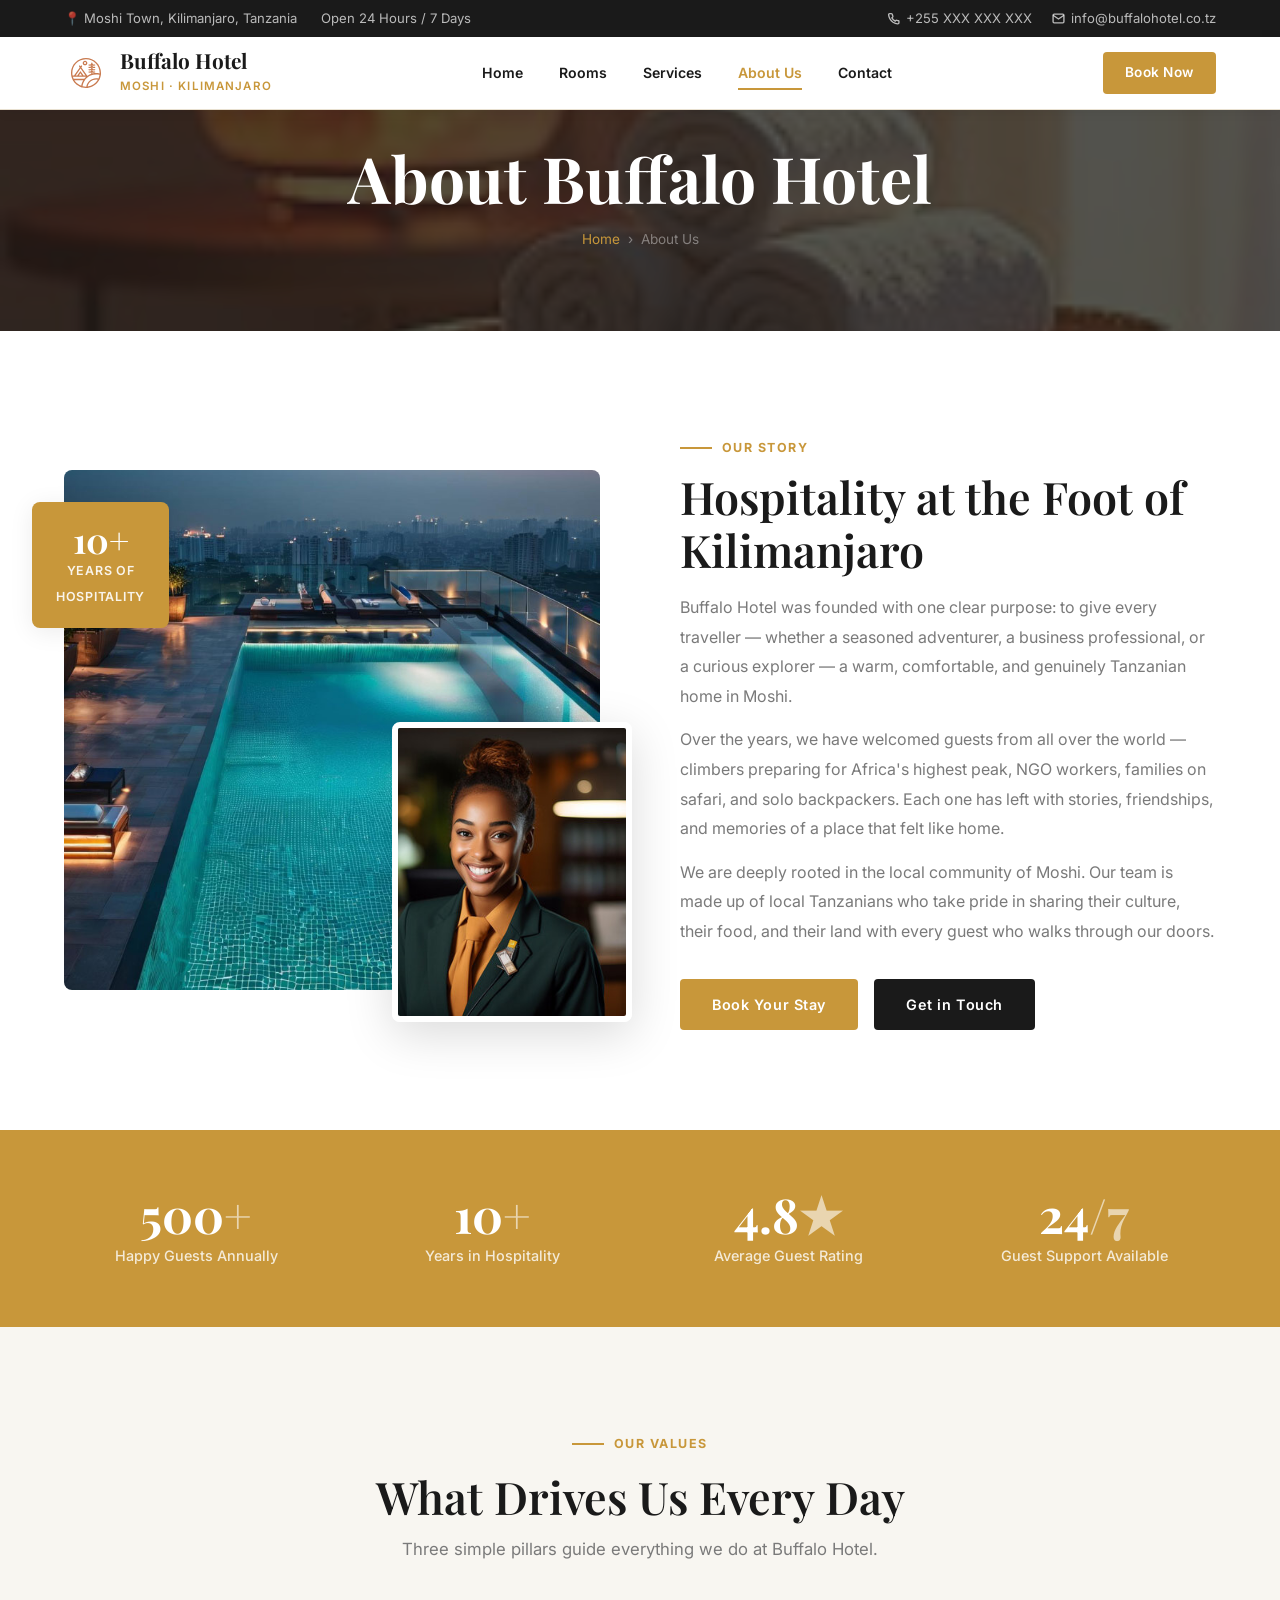
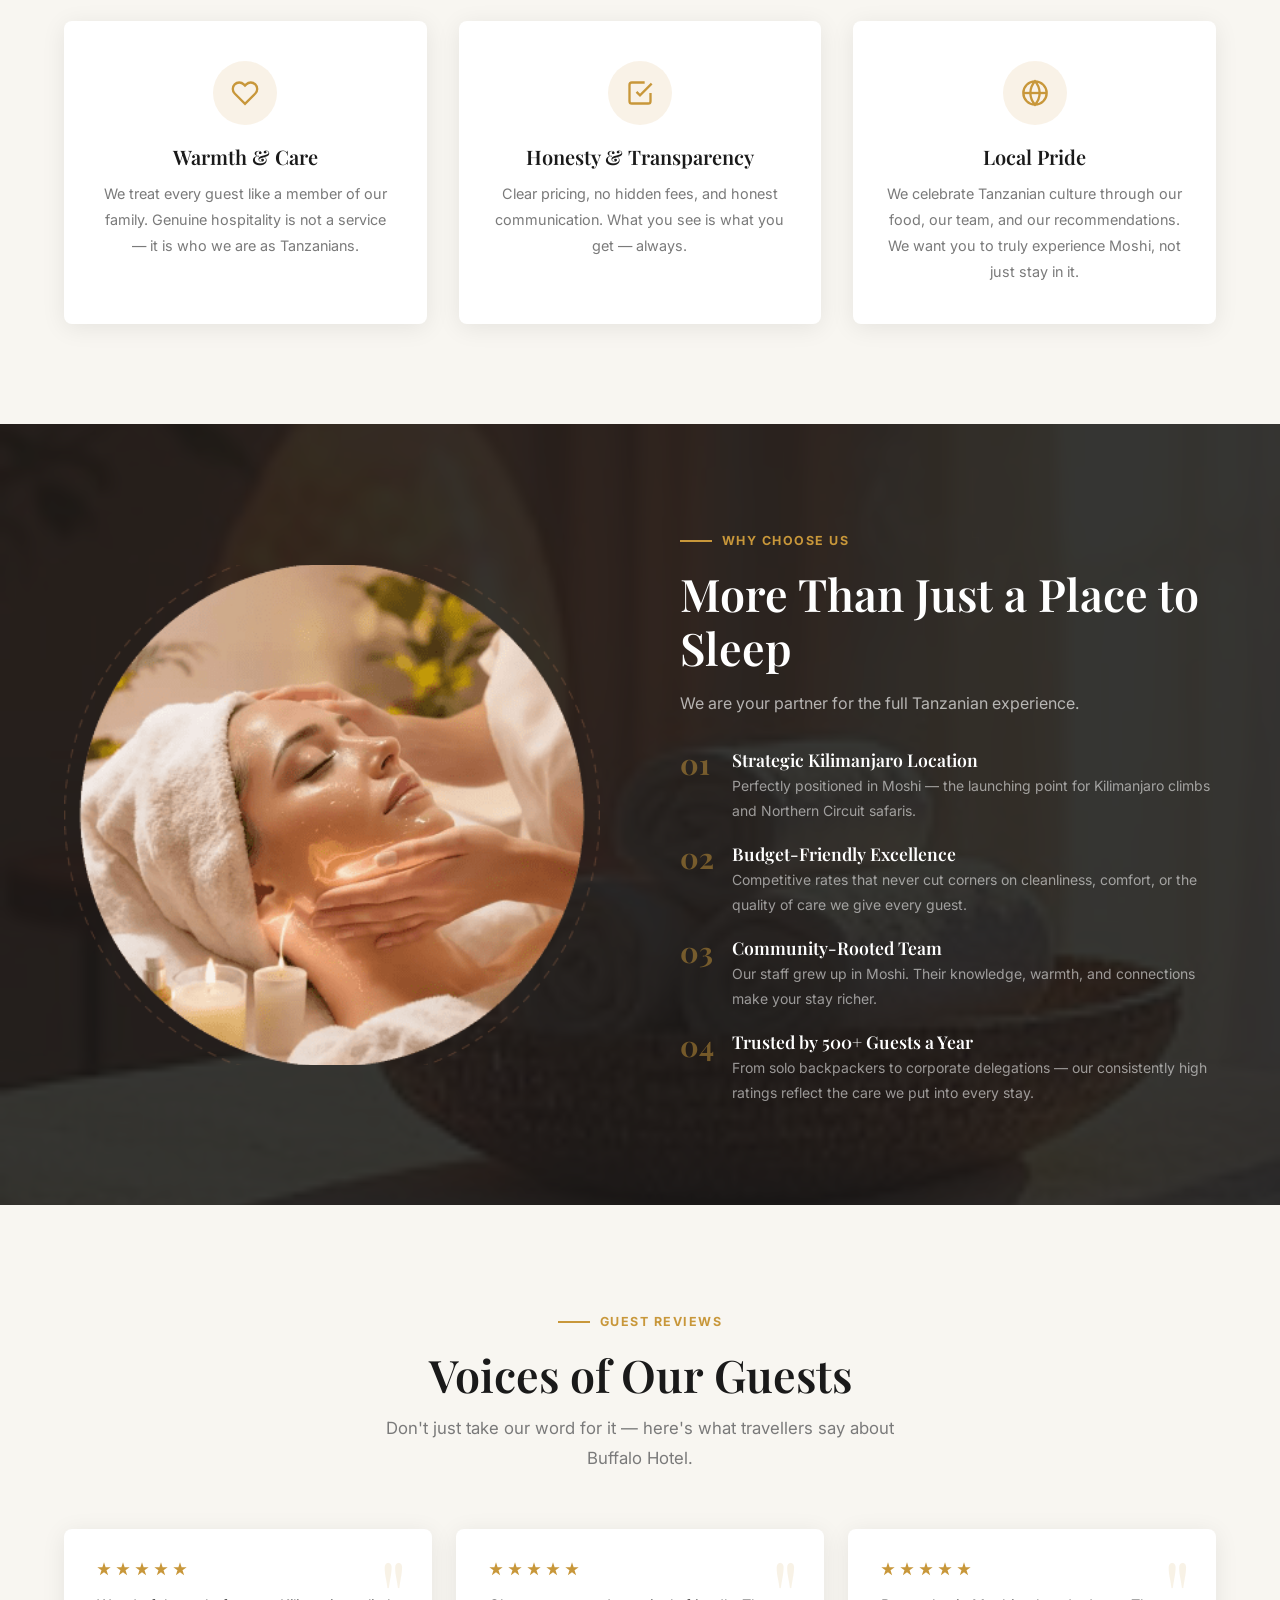
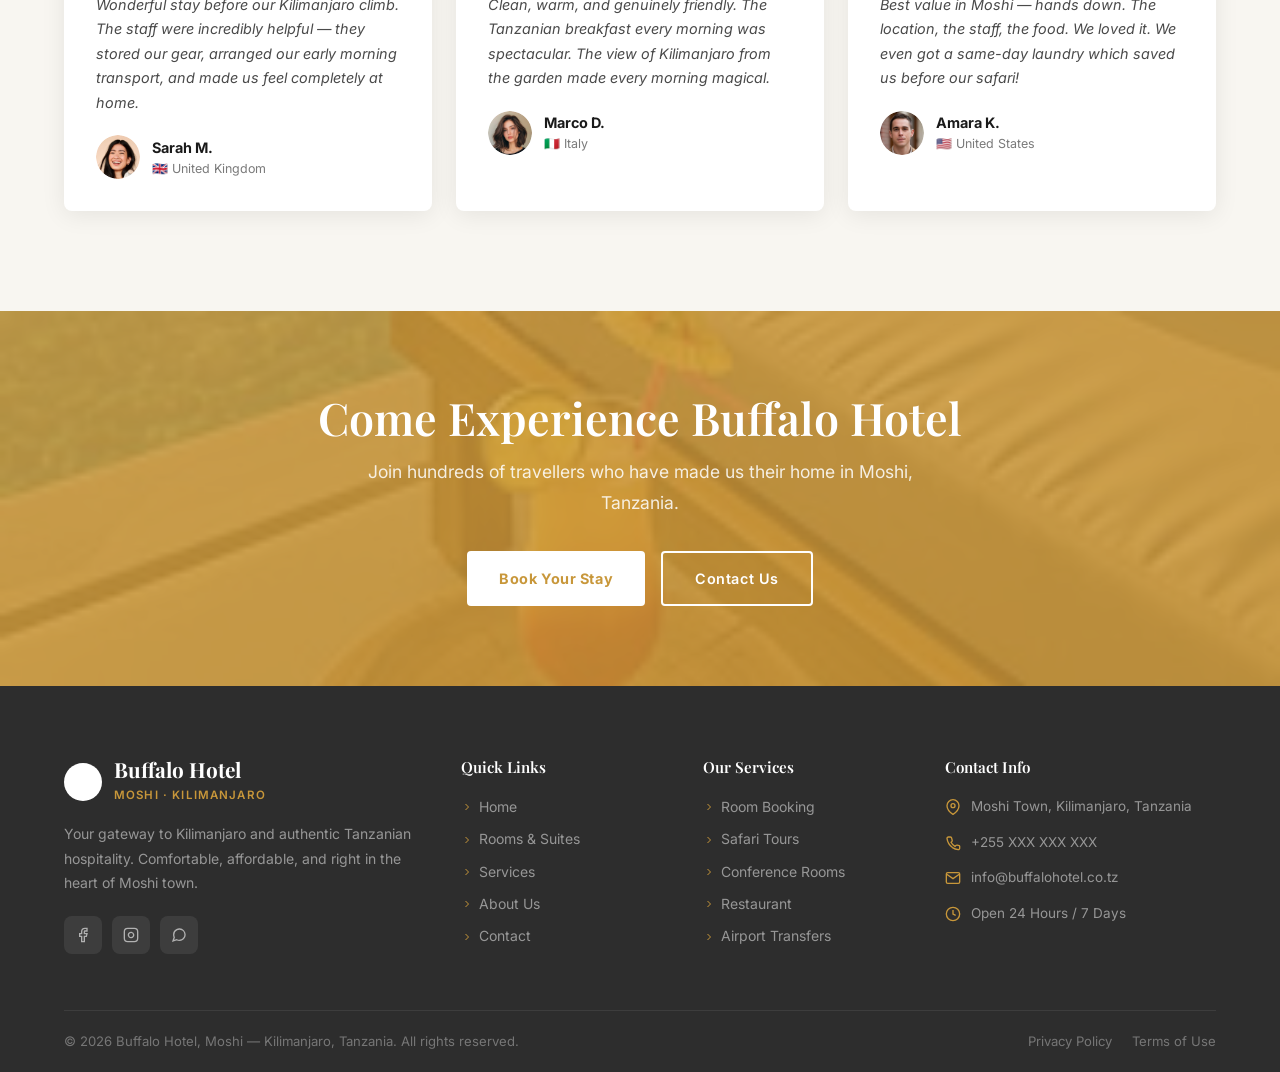
<file: about.html>
<!DOCTYPE html>
<html lang="en">
<head>
  <meta charset="UTF-8"/>
  <meta name="viewport" content="width=device-width, initial-scale=1.0"/>
  <title>About Us – Buffalo Hotel | Moshi, Kilimanjaro, Tanzania</title>
  <meta name="description" content="Learn about Buffalo Hotel — your authentic Tanzanian stay in Moshi, at the foot of Mount Kilimanjaro. Our story, team, and values."/>
  <link rel="preconnect" href="https://fonts.googleapis.com"/>
  <link rel="preconnect" href="https://fonts.gstatic.com" crossorigin/>
  <link href="https://fonts.googleapis.com/css2?family=Inter:wght@400;500;600;700&family=Playfair+Display:ital,wght@0,600;0,700;1,600&display=swap" rel="stylesheet"/>
  <link rel="stylesheet" href="assets/css/style.css"/>
</head>
<body>

<!-- HEADER -->
<header id="header">
  <div class="header-top-bar">
    <div class="container">
      <div class="top-bar-links"><span>📍 Moshi Town, Kilimanjaro, Tanzania</span><span>Open 24 Hours / 7 Days</span></div>
      <div class="top-bar-right">
        <a href="tel:+255000000000"><svg xmlns="http://www.w3.org/2000/svg" width="13" height="13" viewBox="0 0 24 24" fill="none" stroke="currentColor" stroke-width="2.5"><path d="M22 16.92v3a2 2 0 01-2.18 2 19.79 19.79 0 01-8.63-3.07A19.5 19.5 0 013 5.18a2 2 0 012-2.18h3a2 2 0 012 1.72c.13 1 .37 1.96.73 2.88a2 2 0 01-.45 2.1L9 10.91a16 16 0 006.09 6.09l1.21-1.28a2 2 0 012.1-.45 12.84 12.84 0 002.88.73A2 2 0 0122 16.92z"/></svg> +255 XXX XXX XXX</a>
        <a href="mailto:info@buffalohotel.co.tz"><svg xmlns="http://www.w3.org/2000/svg" width="13" height="13" viewBox="0 0 24 24" fill="none" stroke="currentColor" stroke-width="2.5"><path d="M4 4h16c1.1 0 2 .9 2 2v12a2 2 0 01-2 2H4a2 2 0 01-2-2V6c0-1.1.9-2 2-2z"/><polyline points="22,6 12,13 2,6"/></svg> info@buffalohotel.co.tz</a>
      </div>
    </div>
  </div>
  <div class="header-main">
    <div class="container">
      <a href="index.html" class="logo">
        <img src="assets/images/hotel-reservation-logo.svg" alt="Buffalo Hotel Logo"/>
        <div class="logo-text"><span class="hotel-name">Buffalo Hotel</span><span class="hotel-sub">Moshi · Kilimanjaro</span></div>
      </a>
      <nav class="main-nav">
        <a href="index.html">Home</a>
        <a href="rooms.html">Rooms</a>
        <a href="services.html">Services</a>
        <a href="about.html" class="active">About Us</a>
        <a href="contact.html">Contact</a>
      </nav>
      <div class="header-cta"><a href="contact.html#booking" class="btn btn-primary">Book Now</a></div>
      <div class="menu-toggle" id="menuToggle"><span></span><span></span><span></span></div>
    </div>
  </div>
</header>

<div class="mobile-nav">
  <div class="mobile-nav-close" id="mobileClose"><svg xmlns="http://www.w3.org/2000/svg" viewBox="0 0 24 24" fill="none" stroke="currentColor" stroke-width="2"><line x1="18" y1="6" x2="6" y2="18"/><line x1="6" y1="6" x2="18" y2="18"/></svg></div>
  <a href="index.html">Home</a><a href="rooms.html">Rooms</a><a href="services.html">Services</a><a href="about.html">About Us</a><a href="contact.html">Contact</a>
  <a href="contact.html#booking" class="btn btn-primary">Book Now</a>
</div>

<!-- PAGE HERO -->
<div class="page-hero">
  <div class="container">
    <h1>About Buffalo Hotel</h1>
    <div class="breadcrumb">
      <a href="index.html">Home</a><span>›</span><span>About Us</span>
    </div>
  </div>
</div>

<!-- ABOUT STORY -->
<section>
  <div class="container">
    <div class="about-grid">
      <div class="about-images">
        <img class="about-img-main" src="assets/images/hotel-reservation-about-1.jpg" alt="Buffalo Hotel Building"/>
        <img class="about-img-secondary" src="assets/images/hotel-reservation-about-2.jpg" alt="Hotel Interior"/>
        <div class="about-badge-floating">
          <span class="badge-number">10+</span>
          <span class="badge-text">Years of<br/>Hospitality</span>
        </div>
      </div>
      <div class="about-content">
        <span class="section-label">Our Story</span>
        <h2>Hospitality at the Foot of Kilimanjaro</h2>
        <p style="color: var(--text-light); margin-top: 16px; line-height: 1.85;">Buffalo Hotel was founded with one clear purpose: to give every traveller — whether a seasoned adventurer, a business professional, or a curious explorer — a warm, comfortable, and genuinely Tanzanian home in Moshi.</p>
        <p style="color: var(--text-light); margin-top: 14px; line-height: 1.85;">Over the years, we have welcomed guests from all over the world — climbers preparing for Africa's highest peak, NGO workers, families on safari, and solo backpackers. Each one has left with stories, friendships, and memories of a place that felt like home.</p>
        <p style="color: var(--text-light); margin-top: 14px; line-height: 1.85;">We are deeply rooted in the local community of Moshi. Our team is made up of local Tanzanians who take pride in sharing their culture, their food, and their land with every guest who walks through our doors.</p>
        <div class="about-actions" style="margin-top: 32px;">
          <a href="contact.html#booking" class="btn btn-primary">Book Your Stay</a>
          <a href="contact.html" class="btn btn-dark">Get in Touch</a>
        </div>
      </div>
    </div>
  </div>
</section>

<!-- STATS STRIP -->
<section style="background: var(--primary); padding: 60px 0;">
  <div class="container">
    <div style="display: grid; grid-template-columns: repeat(4, 1fr); gap: 32px; text-align: center;">
      <div>
        <div style="font-family: var(--font-heading); font-size: 3rem; font-weight: 700; color: var(--white); line-height: 1;">500<span style="color: rgba(255,255,255,0.6);">+</span></div>
        <div style="color: rgba(255,255,255,0.8); font-size: 0.9rem; margin-top: 6px; font-weight: 500;">Happy Guests Annually</div>
      </div>
      <div>
        <div style="font-family: var(--font-heading); font-size: 3rem; font-weight: 700; color: var(--white); line-height: 1;">10<span style="color: rgba(255,255,255,0.6);">+</span></div>
        <div style="color: rgba(255,255,255,0.8); font-size: 0.9rem; margin-top: 6px; font-weight: 500;">Years in Hospitality</div>
      </div>
      <div>
        <div style="font-family: var(--font-heading); font-size: 3rem; font-weight: 700; color: var(--white); line-height: 1;">4.8<span style="color: rgba(255,255,255,0.6);">★</span></div>
        <div style="color: rgba(255,255,255,0.8); font-size: 0.9rem; margin-top: 6px; font-weight: 500;">Average Guest Rating</div>
      </div>
      <div>
        <div style="font-family: var(--font-heading); font-size: 3rem; font-weight: 700; color: var(--white); line-height: 1;">24<span style="color: rgba(255,255,255,0.6);">/7</span></div>
        <div style="color: rgba(255,255,255,0.8); font-size: 0.9rem; margin-top: 6px; font-weight: 500;">Guest Support Available</div>
      </div>
    </div>
  </div>
</section>

<!-- VALUES -->
<section style="background: var(--off-white);">
  <div class="container">
    <div class="section-header centered">
      <span class="section-label">Our Values</span>
      <h2>What Drives Us Every Day</h2>
      <p>Three simple pillars guide everything we do at Buffalo Hotel.</p>
    </div>
    <div style="display: grid; grid-template-columns: repeat(3, 1fr); gap: 32px;">
      <div style="background: var(--white); border-radius: var(--radius); padding: 40px 32px; text-align: center; box-shadow: var(--shadow);">
        <div style="width: 64px; height: 64px; background: rgba(200,151,58,0.12); border-radius: 50%; display: flex; align-items: center; justify-content: center; margin: 0 auto 20px; color: var(--primary);">
          <svg xmlns="http://www.w3.org/2000/svg" width="28" height="28" viewBox="0 0 24 24" fill="none" stroke="currentColor" stroke-width="2"><path d="M20.84 4.61a5.5 5.5 0 0 0-7.78 0L12 5.67l-1.06-1.06a5.5 5.5 0 0 0-7.78 7.78L12 21.23l8.84-8.84a5.5 5.5 0 0 0 0-7.78z"/></svg>
        </div>
        <h3 style="font-size: 1.25rem; margin-bottom: 12px;">Warmth &amp; Care</h3>
        <p style="color: var(--text-light); font-size: 0.9rem; line-height: 1.8;">We treat every guest like a member of our family. Genuine hospitality is not a service — it is who we are as Tanzanians.</p>
      </div>
      <div style="background: var(--white); border-radius: var(--radius); padding: 40px 32px; text-align: center; box-shadow: var(--shadow);">
        <div style="width: 64px; height: 64px; background: rgba(200,151,58,0.12); border-radius: 50%; display: flex; align-items: center; justify-content: center; margin: 0 auto 20px; color: var(--primary);">
          <svg xmlns="http://www.w3.org/2000/svg" width="28" height="28" viewBox="0 0 24 24" fill="none" stroke="currentColor" stroke-width="2"><polyline points="9 11 12 14 22 4"/><path d="M21 12v7a2 2 0 01-2 2H5a2 2 0 01-2-2V5a2 2 0 012-2h11"/></svg>
        </div>
        <h3 style="font-size: 1.25rem; margin-bottom: 12px;">Honesty &amp; Transparency</h3>
        <p style="color: var(--text-light); font-size: 0.9rem; line-height: 1.8;">Clear pricing, no hidden fees, and honest communication. What you see is what you get — always.</p>
      </div>
      <div style="background: var(--white); border-radius: var(--radius); padding: 40px 32px; text-align: center; box-shadow: var(--shadow);">
        <div style="width: 64px; height: 64px; background: rgba(200,151,58,0.12); border-radius: 50%; display: flex; align-items: center; justify-content: center; margin: 0 auto 20px; color: var(--primary);">
          <svg xmlns="http://www.w3.org/2000/svg" width="28" height="28" viewBox="0 0 24 24" fill="none" stroke="currentColor" stroke-width="2"><circle cx="12" cy="12" r="10"/><line x1="2" y1="12" x2="22" y2="12"/><path d="M12 2a15.3 15.3 0 0 1 4 10 15.3 15.3 0 0 1-4 10 15.3 15.3 0 0 1-4-10 15.3 15.3 0 0 1 4-10z"/></svg>
        </div>
        <h3 style="font-size: 1.25rem; margin-bottom: 12px;">Local Pride</h3>
        <p style="color: var(--text-light); font-size: 0.9rem; line-height: 1.8;">We celebrate Tanzanian culture through our food, our team, and our recommendations. We want you to truly experience Moshi, not just stay in it.</p>
      </div>
    </div>
  </div>
</section>

<!-- WHY CHOOSE US -->
<section class="why-section">
  <div class="container">
    <div class="why-grid">
      <div class="why-image">
        <img src="assets/images/hotel-reservation-why-safar-3.png" alt="Hotel Experience"/>
      </div>
      <div class="why-content">
        <span class="section-label">Why Choose Us</span>
        <h2>More Than Just a Place to Sleep</h2>
        <p style="color: rgba(255,255,255,0.65); margin-top: 14px; margin-bottom: 32px;">We are your partner for the full Tanzanian experience.</p>
        <div class="why-features">
          <div class="why-feature">
            <div class="why-feature-num">01</div>
            <div><h4>Strategic Kilimanjaro Location</h4><p>Perfectly positioned in Moshi — the launching point for Kilimanjaro climbs and Northern Circuit safaris.</p></div>
          </div>
          <div class="why-feature">
            <div class="why-feature-num">02</div>
            <div><h4>Budget-Friendly Excellence</h4><p>Competitive rates that never cut corners on cleanliness, comfort, or the quality of care we give every guest.</p></div>
          </div>
          <div class="why-feature">
            <div class="why-feature-num">03</div>
            <div><h4>Community-Rooted Team</h4><p>Our staff grew up in Moshi. Their knowledge, warmth, and connections make your stay richer.</p></div>
          </div>
          <div class="why-feature">
            <div class="why-feature-num">04</div>
            <div><h4>Trusted by 500+ Guests a Year</h4><p>From solo backpackers to corporate delegations — our consistently high ratings reflect the care we put into every stay.</p></div>
          </div>
        </div>
      </div>
    </div>
  </div>
</section>

<!-- TESTIMONIALS -->
<section class="testimonials-section">
  <div class="container">
    <div class="section-header centered">
      <span class="section-label">Guest Reviews</span>
      <h2>Voices of Our Guests</h2>
      <p>Don't just take our word for it — here's what travellers say about Buffalo Hotel.</p>
    </div>
    <div class="testimonials-grid">
      <div class="testimonial-card">
        <div class="stars">
          <svg viewBox="0 0 24 24"><path d="M12 2l2.4 7.4H22l-6.2 4.5 2.4 7.4L12 17l-6.2 4.3 2.4-7.4L2 9.4h7.6L12 2z"/></svg>
          <svg viewBox="0 0 24 24"><path d="M12 2l2.4 7.4H22l-6.2 4.5 2.4 7.4L12 17l-6.2 4.3 2.4-7.4L2 9.4h7.6L12 2z"/></svg>
          <svg viewBox="0 0 24 24"><path d="M12 2l2.4 7.4H22l-6.2 4.5 2.4 7.4L12 17l-6.2 4.3 2.4-7.4L2 9.4h7.6L12 2z"/></svg>
          <svg viewBox="0 0 24 24"><path d="M12 2l2.4 7.4H22l-6.2 4.5 2.4 7.4L12 17l-6.2 4.3 2.4-7.4L2 9.4h7.6L12 2z"/></svg>
          <svg viewBox="0 0 24 24"><path d="M12 2l2.4 7.4H22l-6.2 4.5 2.4 7.4L12 17l-6.2 4.3 2.4-7.4L2 9.4h7.6L12 2z"/></svg>
        </div>
        <p>Wonderful stay before our Kilimanjaro climb. The staff were incredibly helpful — they stored our gear, arranged our early morning transport, and made us feel completely at home.</p>
        <div class="testimonial-author">
          <img src="assets/images/hotel-reservation-testimonial-1.png" alt="Sarah M."/>
          <div class="author-info"><div class="name">Sarah M.</div><div class="origin">🇬🇧 United Kingdom</div></div>
        </div>
      </div>
      <div class="testimonial-card">
        <div class="stars">
          <svg viewBox="0 0 24 24"><path d="M12 2l2.4 7.4H22l-6.2 4.5 2.4 7.4L12 17l-6.2 4.3 2.4-7.4L2 9.4h7.6L12 2z"/></svg>
          <svg viewBox="0 0 24 24"><path d="M12 2l2.4 7.4H22l-6.2 4.5 2.4 7.4L12 17l-6.2 4.3 2.4-7.4L2 9.4h7.6L12 2z"/></svg>
          <svg viewBox="0 0 24 24"><path d="M12 2l2.4 7.4H22l-6.2 4.5 2.4 7.4L12 17l-6.2 4.3 2.4-7.4L2 9.4h7.6L12 2z"/></svg>
          <svg viewBox="0 0 24 24"><path d="M12 2l2.4 7.4H22l-6.2 4.5 2.4 7.4L12 17l-6.2 4.3 2.4-7.4L2 9.4h7.6L12 2z"/></svg>
          <svg viewBox="0 0 24 24"><path d="M12 2l2.4 7.4H22l-6.2 4.5 2.4 7.4L12 17l-6.2 4.3 2.4-7.4L2 9.4h7.6L12 2z"/></svg>
        </div>
        <p>Clean, warm, and genuinely friendly. The Tanzanian breakfast every morning was spectacular. The view of Kilimanjaro from the garden made every morning magical.</p>
        <div class="testimonial-author">
          <img src="assets/images/hotel-reservation-testimonial-2.png" alt="Marco D."/>
          <div class="author-info"><div class="name">Marco D.</div><div class="origin">🇮🇹 Italy</div></div>
        </div>
      </div>
      <div class="testimonial-card">
        <div class="stars">
          <svg viewBox="0 0 24 24"><path d="M12 2l2.4 7.4H22l-6.2 4.5 2.4 7.4L12 17l-6.2 4.3 2.4-7.4L2 9.4h7.6L12 2z"/></svg>
          <svg viewBox="0 0 24 24"><path d="M12 2l2.4 7.4H22l-6.2 4.5 2.4 7.4L12 17l-6.2 4.3 2.4-7.4L2 9.4h7.6L12 2z"/></svg>
          <svg viewBox="0 0 24 24"><path d="M12 2l2.4 7.4H22l-6.2 4.5 2.4 7.4L12 17l-6.2 4.3 2.4-7.4L2 9.4h7.6L12 2z"/></svg>
          <svg viewBox="0 0 24 24"><path d="M12 2l2.4 7.4H22l-6.2 4.5 2.4 7.4L12 17l-6.2 4.3 2.4-7.4L2 9.4h7.6L12 2z"/></svg>
          <svg viewBox="0 0 24 24"><path d="M12 2l2.4 7.4H22l-6.2 4.5 2.4 7.4L12 17l-6.2 4.3 2.4-7.4L2 9.4h7.6L12 2z"/></svg>
        </div>
        <p>Best value in Moshi — hands down. The location, the staff, the food. We loved it. We even got a same-day laundry which saved us before our safari!</p>
        <div class="testimonial-author">
          <img src="assets/images/hotel-reservation-testimonial-3.png" alt="Amara K."/>
          <div class="author-info"><div class="name">Amara K.</div><div class="origin">🇺🇸 United States</div></div>
        </div>
      </div>
    </div>
  </div>
</section>

<!-- CTA -->
<section class="cta-section">
  <div class="container">
    <h2>Come Experience Buffalo Hotel</h2>
    <p>Join hundreds of travellers who have made us their home in Moshi, Tanzania.</p>
    <div class="cta-actions">
      <a href="contact.html#booking" class="btn btn-white">Book Your Stay</a>
      <a href="contact.html" class="btn btn-outline">Contact Us</a>
    </div>
  </div>
</section>

<!-- FOOTER -->
<footer>
  <div class="container">
    <div class="footer-grid">
      <div class="footer-brand">
        <div class="logo"><img src="assets/images/hotel-reservation-logo.svg" alt="Buffalo Hotel"/><div class="logo-text"><span class="hotel-name">Buffalo Hotel</span><span class="hotel-sub" style="color: var(--primary);">Moshi · Kilimanjaro</span></div></div>
        <p>Your gateway to Kilimanjaro and authentic Tanzanian hospitality. Comfortable, affordable, and right in the heart of Moshi town.</p>
        <div class="social-links"><a class="social-link" href="#"><svg xmlns="http://www.w3.org/2000/svg" viewBox="0 0 24 24" fill="none" stroke="currentColor" stroke-width="2"><path d="M18 2h-3a5 5 0 0 0-5 5v3H7v4h3v8h4v-8h3l1-4h-4V7a1 1 0 0 1 1-1h3z"/></svg></a><a class="social-link" href="#"><svg xmlns="http://www.w3.org/2000/svg" viewBox="0 0 24 24" fill="none" stroke="currentColor" stroke-width="2"><rect x="2" y="2" width="20" height="20" rx="5"/><path d="M16 11.37A4 4 0 1 1 12.63 8 4 4 0 0 1 16 11.37z"/><line x1="17.5" y1="6.5" x2="17.51" y2="6.5"/></svg></a><a class="social-link" href="#"><svg xmlns="http://www.w3.org/2000/svg" viewBox="0 0 24 24" fill="none" stroke="currentColor" stroke-width="2"><path d="M21 11.5a8.38 8.38 0 0 1-.9 3.8 8.5 8.5 0 0 1-7.6 4.7 8.38 8.38 0 0 1-3.8-.9L3 21l1.9-5.7a8.38 8.38 0 0 1-.9-3.8 8.5 8.5 0 0 1 4.7-7.6 8.38 8.38 0 0 1 3.8-.9h.5a8.48 8.48 0 0 1 8 8v.5z"/></svg></a></div>
      </div>
      <div class="footer-col"><h4>Quick Links</h4><ul><li><a href="index.html"><svg xmlns="http://www.w3.org/2000/svg" viewBox="0 0 24 24" fill="none" stroke="currentColor" stroke-width="2"><polyline points="9 18 15 12 9 6"/></svg> Home</a></li><li><a href="rooms.html"><svg xmlns="http://www.w3.org/2000/svg" viewBox="0 0 24 24" fill="none" stroke="currentColor" stroke-width="2"><polyline points="9 18 15 12 9 6"/></svg> Rooms & Suites</a></li><li><a href="services.html"><svg xmlns="http://www.w3.org/2000/svg" viewBox="0 0 24 24" fill="none" stroke="currentColor" stroke-width="2"><polyline points="9 18 15 12 9 6"/></svg> Services</a></li><li><a href="about.html"><svg xmlns="http://www.w3.org/2000/svg" viewBox="0 0 24 24" fill="none" stroke="currentColor" stroke-width="2"><polyline points="9 18 15 12 9 6"/></svg> About Us</a></li><li><a href="contact.html"><svg xmlns="http://www.w3.org/2000/svg" viewBox="0 0 24 24" fill="none" stroke="currentColor" stroke-width="2"><polyline points="9 18 15 12 9 6"/></svg> Contact</a></li></ul></div>
      <div class="footer-col"><h4>Our Services</h4><ul><li><a href="services.html"><svg xmlns="http://www.w3.org/2000/svg" viewBox="0 0 24 24" fill="none" stroke="currentColor" stroke-width="2"><polyline points="9 18 15 12 9 6"/></svg> Room Booking</a></li><li><a href="services.html"><svg xmlns="http://www.w3.org/2000/svg" viewBox="0 0 24 24" fill="none" stroke="currentColor" stroke-width="2"><polyline points="9 18 15 12 9 6"/></svg> Safari Tours</a></li><li><a href="services.html"><svg xmlns="http://www.w3.org/2000/svg" viewBox="0 0 24 24" fill="none" stroke="currentColor" stroke-width="2"><polyline points="9 18 15 12 9 6"/></svg> Conference Rooms</a></li><li><a href="services.html"><svg xmlns="http://www.w3.org/2000/svg" viewBox="0 0 24 24" fill="none" stroke="currentColor" stroke-width="2"><polyline points="9 18 15 12 9 6"/></svg> Restaurant</a></li><li><a href="services.html"><svg xmlns="http://www.w3.org/2000/svg" viewBox="0 0 24 24" fill="none" stroke="currentColor" stroke-width="2"><polyline points="9 18 15 12 9 6"/></svg> Airport Transfers</a></li></ul></div>
      <div class="footer-col"><h4>Contact Info</h4><div class="footer-contact-list"><div class="footer-contact-item"><svg xmlns="http://www.w3.org/2000/svg" viewBox="0 0 24 24" fill="none" stroke="currentColor" stroke-width="2"><path d="M21 10c0 7-9 13-9 13s-9-6-9-13a9 9 0 0 1 18 0z"/><circle cx="12" cy="10" r="3"/></svg><span>Moshi Town, Kilimanjaro, Tanzania</span></div><div class="footer-contact-item"><svg xmlns="http://www.w3.org/2000/svg" viewBox="0 0 24 24" fill="none" stroke="currentColor" stroke-width="2"><path d="M22 16.92v3a2 2 0 01-2.18 2 19.79 19.79 0 01-8.63-3.07A19.5 19.5 0 013 5.18a2 2 0 012-2.18h3a2 2 0 012 1.72c.13 1 .37 1.96.73 2.88a2 2 0 01-.45 2.1L9 10.91a16 16 0 006.09 6.09l1.21-1.28a2 2 0 012.1-.45 12.84 12.84 0 002.88.73A2 2 0 0122 16.92z"/></svg><a href="tel:+255000000000">+255 XXX XXX XXX</a></div><div class="footer-contact-item"><svg xmlns="http://www.w3.org/2000/svg" viewBox="0 0 24 24" fill="none" stroke="currentColor" stroke-width="2"><path d="M4 4h16c1.1 0 2 .9 2 2v12a2 2 0 01-2 2H4a2 2 0 01-2-2V6c0-1.1.9-2 2-2z"/><polyline points="22,6 12,13 2,6"/></svg><a href="mailto:info@buffalohotel.co.tz">info@buffalohotel.co.tz</a></div><div class="footer-contact-item"><svg xmlns="http://www.w3.org/2000/svg" viewBox="0 0 24 24" fill="none" stroke="currentColor" stroke-width="2"><circle cx="12" cy="12" r="10"/><polyline points="12 6 12 12 16 14"/></svg><span>Open 24 Hours / 7 Days</span></div></div></div>
    </div>
    <div class="footer-bottom">
      <span>© 2026 Buffalo Hotel, Moshi — Kilimanjaro, Tanzania. All rights reserved.</span>
      <div class="footer-bottom-links"><a href="#">Privacy Policy</a><a href="#">Terms of Use</a></div>
    </div>
  </div>
</footer>

<button id="scrollTop" aria-label="Scroll to top">
  <svg xmlns="http://www.w3.org/2000/svg" viewBox="0 0 24 24" fill="none" stroke="currentColor" stroke-width="2.5"><polyline points="18 15 12 9 6 15"/></svg>
</button>
<script src="assets/js/main.js"></script>
</body>
</html>
</file>
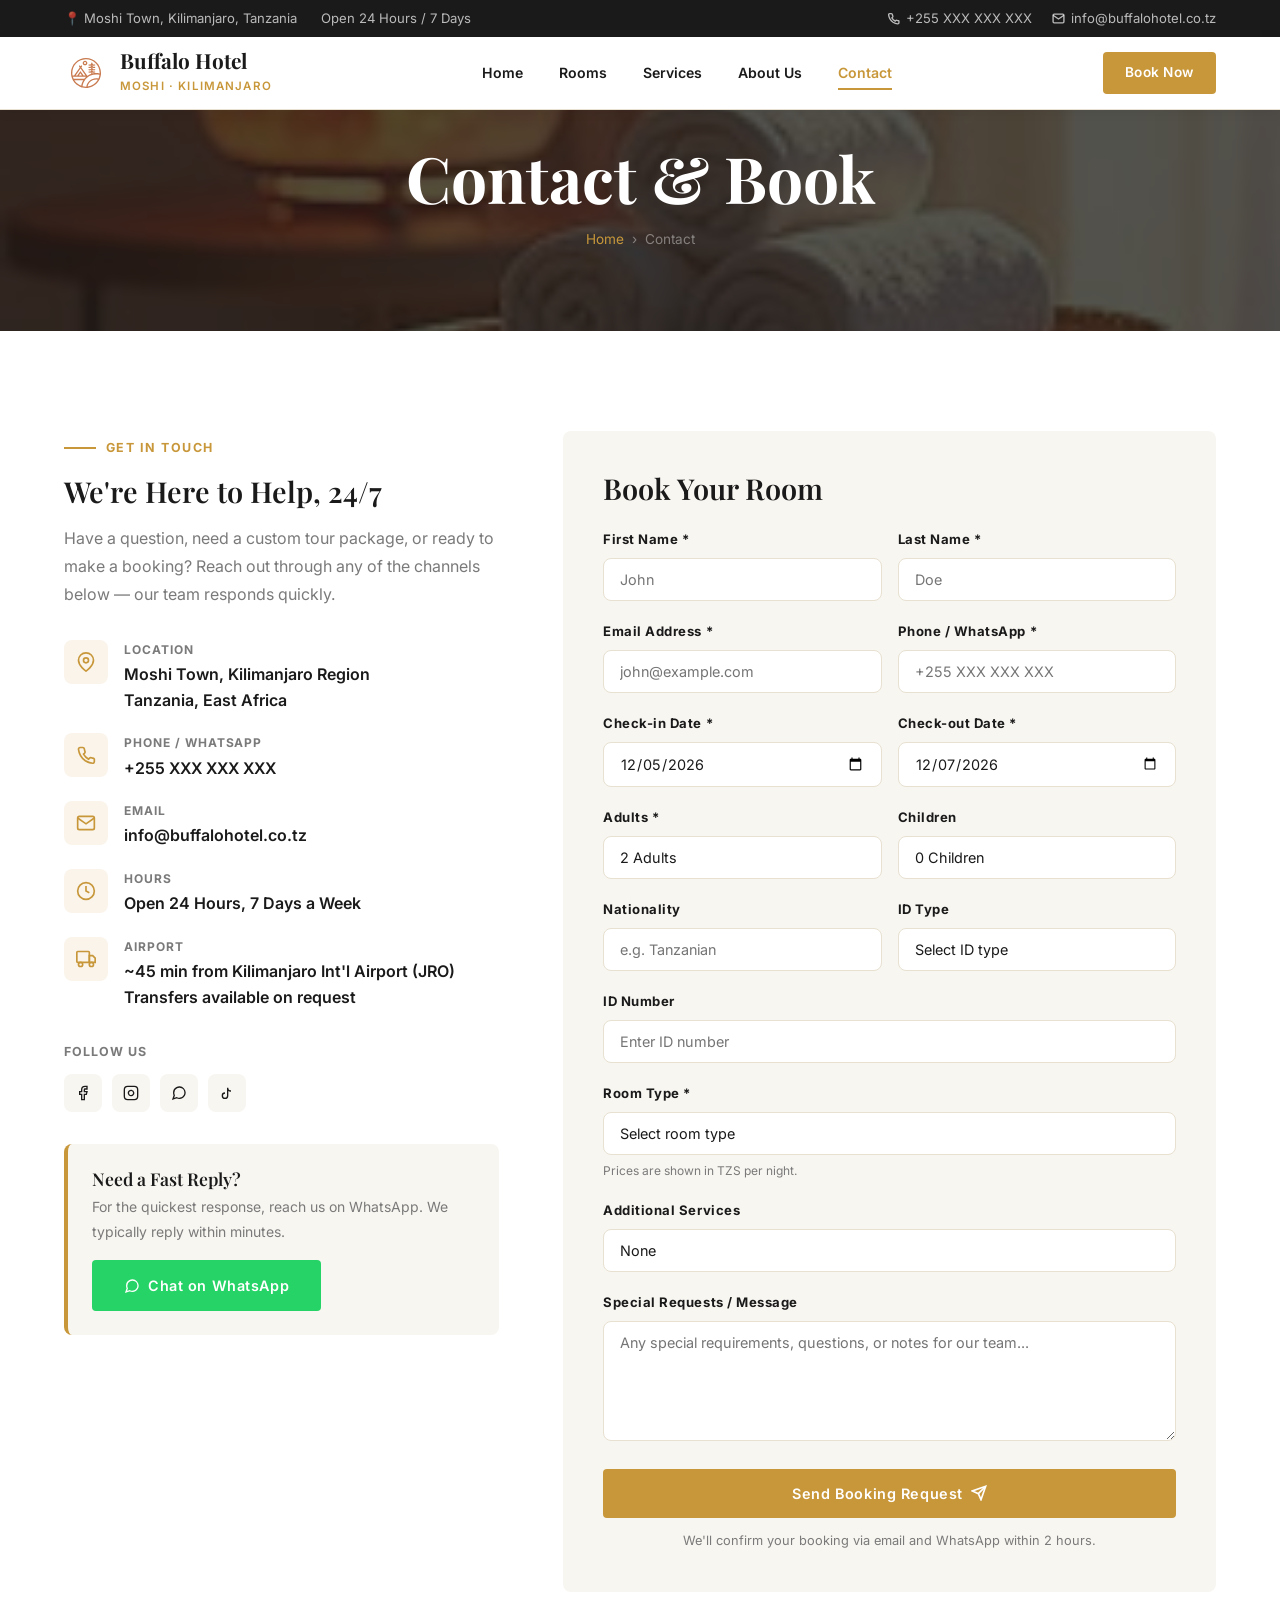
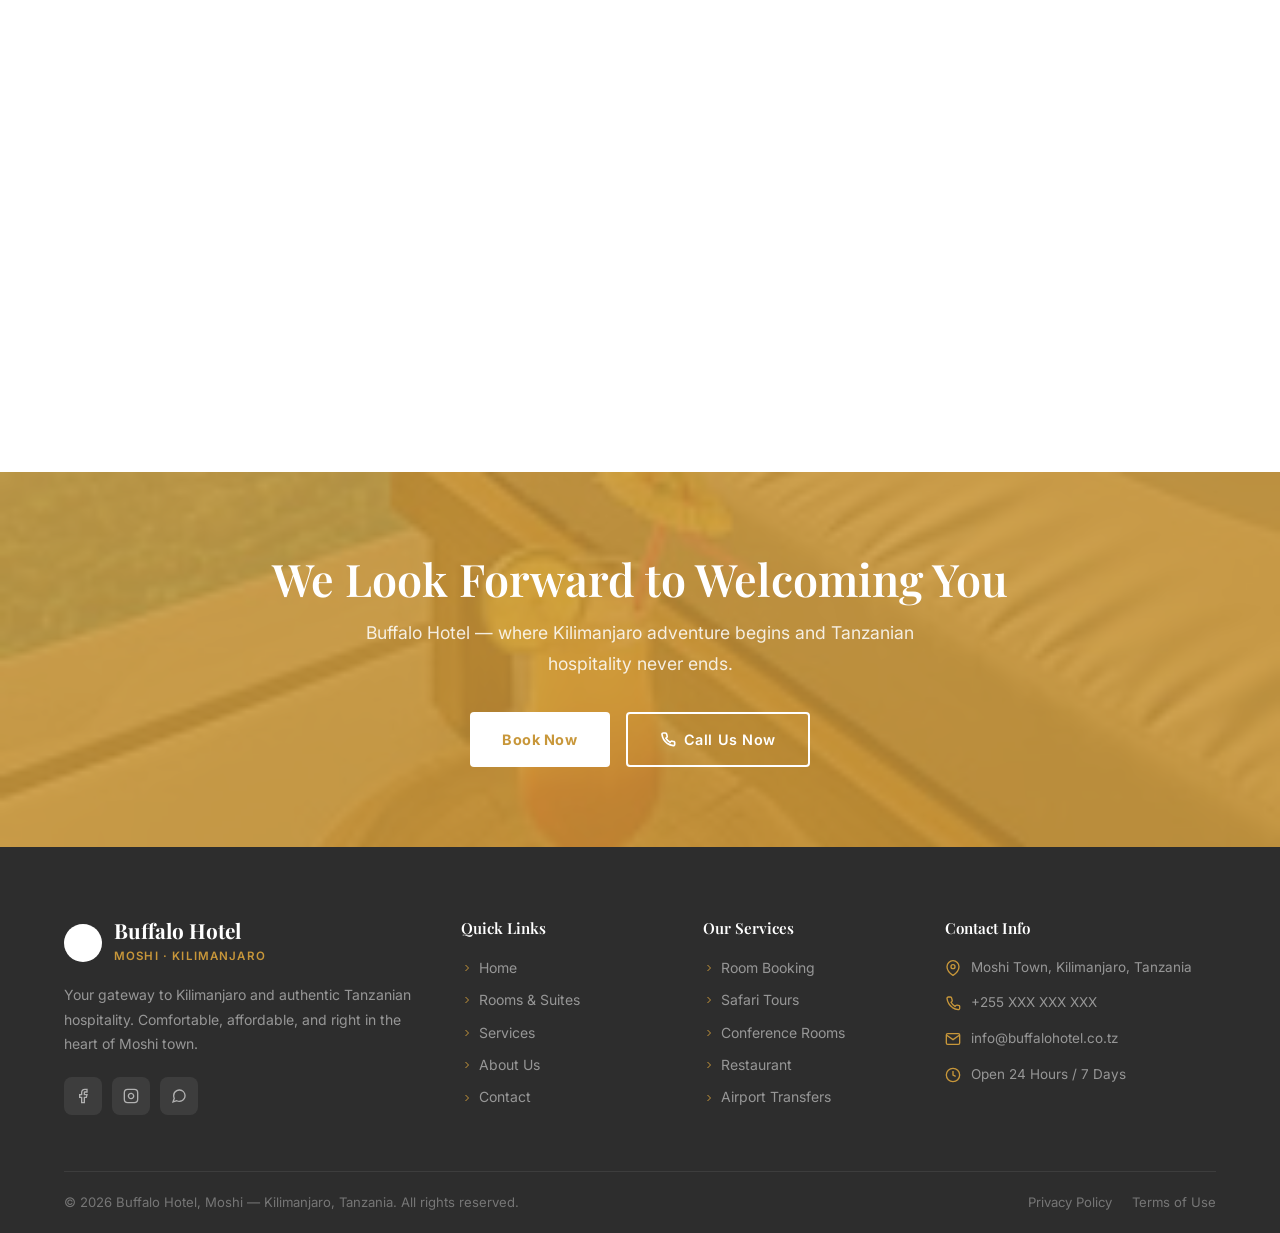
<file: contact.html>
<!DOCTYPE html>
<html lang="en">
<head>
  <meta charset="UTF-8"/>
  <meta name="viewport" content="width=device-width, initial-scale=1.0"/>
  <title>Contact & Book – Buffalo Hotel | Moshi, Kilimanjaro, Tanzania</title>
  <meta name="description" content="Contact Buffalo Hotel in Moshi, Kilimanjaro. Book your room, ask questions, or arrange a tour. We're available 24/7."/>
  <link rel="preconnect" href="https://fonts.googleapis.com"/>
  <link rel="preconnect" href="https://fonts.gstatic.com" crossorigin/>
  <link href="https://fonts.googleapis.com/css2?family=Inter:wght@400;500;600;700&family=Playfair+Display:ital,wght@0,600;0,700;1,600&display=swap" rel="stylesheet"/>
  <link rel="stylesheet" href="assets/css/style.css"/>
</head>
<body>

<!-- HEADER -->
<header id="header">
  <div class="header-top-bar">
    <div class="container">
      <div class="top-bar-links"><span>📍 Moshi Town, Kilimanjaro, Tanzania</span><span>Open 24 Hours / 7 Days</span></div>
      <div class="top-bar-right">
        <a href="tel:+255000000000"><svg xmlns="http://www.w3.org/2000/svg" width="13" height="13" viewBox="0 0 24 24" fill="none" stroke="currentColor" stroke-width="2.5"><path d="M22 16.92v3a2 2 0 01-2.18 2 19.79 19.79 0 01-8.63-3.07A19.5 19.5 0 013 5.18a2 2 0 012-2.18h3a2 2 0 012 1.72c.13 1 .37 1.96.73 2.88a2 2 0 01-.45 2.1L9 10.91a16 16 0 006.09 6.09l1.21-1.28a2 2 0 012.1-.45 12.84 12.84 0 002.88.73A2 2 0 0122 16.92z"/></svg> +255 XXX XXX XXX</a>
        <a href="mailto:info@buffalohotel.co.tz"><svg xmlns="http://www.w3.org/2000/svg" width="13" height="13" viewBox="0 0 24 24" fill="none" stroke="currentColor" stroke-width="2.5"><path d="M4 4h16c1.1 0 2 .9 2 2v12a2 2 0 01-2 2H4a2 2 0 01-2-2V6c0-1.1.9-2 2-2z"/><polyline points="22,6 12,13 2,6"/></svg> info@buffalohotel.co.tz</a>
      </div>
    </div>
  </div>
  <div class="header-main">
    <div class="container">
      <a href="index.html" class="logo">
        <img src="assets/images/hotel-reservation-logo.svg" alt="Buffalo Hotel Logo"/>
        <div class="logo-text"><span class="hotel-name">Buffalo Hotel</span><span class="hotel-sub">Moshi · Kilimanjaro</span></div>
      </a>
      <nav class="main-nav">
        <a href="index.html">Home</a>
        <a href="rooms.html">Rooms</a>
        <a href="services.html">Services</a>
        <a href="about.html">About Us</a>
        <a href="contact.html" class="active">Contact</a>
      </nav>
      <div class="header-cta"><a href="#booking" class="btn btn-primary">Book Now</a></div>
      <div class="menu-toggle" id="menuToggle"><span></span><span></span><span></span></div>
    </div>
  </div>
</header>

<div class="mobile-nav">
  <div class="mobile-nav-close" id="mobileClose"><svg xmlns="http://www.w3.org/2000/svg" viewBox="0 0 24 24" fill="none" stroke="currentColor" stroke-width="2"><line x1="18" y1="6" x2="6" y2="18"/><line x1="6" y1="6" x2="18" y2="18"/></svg></div>
  <a href="index.html">Home</a><a href="rooms.html">Rooms</a><a href="services.html">Services</a><a href="about.html">About Us</a><a href="contact.html">Contact</a>
  <a href="#booking" class="btn btn-primary">Book Now</a>
</div>

<!-- PAGE HERO -->
<div class="page-hero">
  <div class="container">
    <h1>Contact &amp; Book</h1>
    <div class="breadcrumb">
      <a href="index.html">Home</a><span>›</span><span>Contact</span>
    </div>
  </div>
</div>

<!-- CONTACT + FORM -->
<section>
  <div class="container">
    <div class="contact-grid">

      <!-- CONTACT INFO -->
      <div class="contact-info">
        <span class="section-label">Get In Touch</span>
        <h3>We're Here to Help, 24/7</h3>
        <p>Have a question, need a custom tour package, or ready to make a booking? Reach out through any of the channels below — our team responds quickly.</p>

        <div class="contact-items">
          <div class="contact-item">
            <div class="contact-item-icon">
              <svg xmlns="http://www.w3.org/2000/svg" viewBox="0 0 24 24" fill="none" stroke="currentColor" stroke-width="2"><path d="M21 10c0 7-9 13-9 13s-9-6-9-13a9 9 0 0 1 18 0z"/><circle cx="12" cy="10" r="3"/></svg>
            </div>
            <div class="contact-item-text">
              <div class="label">Location</div>
              <div class="value">Moshi Town, Kilimanjaro Region<br/>Tanzania, East Africa</div>
            </div>
          </div>
          <div class="contact-item">
            <div class="contact-item-icon">
              <svg xmlns="http://www.w3.org/2000/svg" viewBox="0 0 24 24" fill="none" stroke="currentColor" stroke-width="2"><path d="M22 16.92v3a2 2 0 01-2.18 2 19.79 19.79 0 01-8.63-3.07A19.5 19.5 0 013 5.18a2 2 0 012-2.18h3a2 2 0 012 1.72c.13 1 .37 1.96.73 2.88a2 2 0 01-.45 2.1L9 10.91a16 16 0 006.09 6.09l1.21-1.28a2 2 0 012.1-.45 12.84 12.84 0 002.88.73A2 2 0 0122 16.92z"/></svg>
            </div>
            <div class="contact-item-text">
              <div class="label">Phone / WhatsApp</div>
              <div class="value"><a href="tel:+255000000000">+255 XXX XXX XXX</a></div>
            </div>
          </div>
          <div class="contact-item">
            <div class="contact-item-icon">
              <svg xmlns="http://www.w3.org/2000/svg" viewBox="0 0 24 24" fill="none" stroke="currentColor" stroke-width="2"><path d="M4 4h16c1.1 0 2 .9 2 2v12a2 2 0 01-2 2H4a2 2 0 01-2-2V6c0-1.1.9-2 2-2z"/><polyline points="22,6 12,13 2,6"/></svg>
            </div>
            <div class="contact-item-text">
              <div class="label">Email</div>
              <div class="value"><a href="mailto:info@buffalohotel.co.tz">info@buffalohotel.co.tz</a></div>
            </div>
          </div>
          <div class="contact-item">
            <div class="contact-item-icon">
              <svg xmlns="http://www.w3.org/2000/svg" viewBox="0 0 24 24" fill="none" stroke="currentColor" stroke-width="2"><circle cx="12" cy="12" r="10"/><polyline points="12 6 12 12 16 14"/></svg>
            </div>
            <div class="contact-item-text">
              <div class="label">Hours</div>
              <div class="value">Open 24 Hours, 7 Days a Week</div>
            </div>
          </div>
          <div class="contact-item">
            <div class="contact-item-icon">
              <svg xmlns="http://www.w3.org/2000/svg" viewBox="0 0 24 24" fill="none" stroke="currentColor" stroke-width="2"><rect x="1" y="3" width="15" height="13" rx="1"/><polygon points="16,8 20,8 23,11 23,16 16,16 16,8"/><circle cx="5.5" cy="18.5" r="2.5"/><circle cx="18.5" cy="18.5" r="2.5"/></svg>
            </div>
            <div class="contact-item-text">
              <div class="label">Airport</div>
              <div class="value">~45 min from Kilimanjaro Int'l Airport (JRO)<br/>Transfers available on request</div>
            </div>
          </div>
        </div>

        <div class="contact-social">
          <div class="label">Follow Us</div>
          <div class="social-links">
            <a class="social-link" href="#" aria-label="Facebook"><svg xmlns="http://www.w3.org/2000/svg" viewBox="0 0 24 24" fill="none" stroke="currentColor" stroke-width="2"><path d="M18 2h-3a5 5 0 0 0-5 5v3H7v4h3v8h4v-8h3l1-4h-4V7a1 1 0 0 1 1-1h3z"/></svg></a>
            <a class="social-link" href="#" aria-label="Instagram"><svg xmlns="http://www.w3.org/2000/svg" viewBox="0 0 24 24" fill="none" stroke="currentColor" stroke-width="2"><rect x="2" y="2" width="20" height="20" rx="5"/><path d="M16 11.37A4 4 0 1 1 12.63 8 4 4 0 0 1 16 11.37z"/><line x1="17.5" y1="6.5" x2="17.51" y2="6.5"/></svg></a>
            <a class="social-link" href="https://wa.me/255000000000?text=Hello%20Buffalo%20Hotel%2C%20I%20am%20interested%20in%20making%20a%20reservation.%20Please%20assist%20me." aria-label="WhatsApp">
              <svg xmlns="http://www.w3.org/2000/svg" viewBox="0 0 24 24" fill="none" stroke="currentColor" stroke-width="2">
                <path d="M21 11.5a8.38 8.38 0 0 1-.9 3.8 8.5 8.5 0 0 1-7.6 4.7 8.38 8.38 0 0 1-3.8-.9L3 21l1.9-5.7a8.38 8.38 0 0 1-.9-3.8 8.5 8.5 0 0 1 4.7-7.6 8.38 8.38 0 0 1 3.8-.9h.5a8.48 8.48 0 0 1 8 8v.5z"/>
              </svg>
            </a>
            <a class="social-link" href="#" aria-label="TikTok"><svg xmlns="http://www.w3.org/2000/svg" viewBox="0 0 24 24" fill="none" stroke="currentColor" stroke-width="2"><path d="M9 12a4 4 0 1 0 4 4V4a5 5 0 0 0 5 5"/></svg></a>
          </div>
        </div>

        <!-- Quick Reach CTA -->
        <div style="margin-top: 32px; background: var(--off-white); border-radius: var(--radius); padding: 24px; border-left: 4px solid var(--primary);">
          <h4 style="margin-bottom: 6px;">Need a Fast Reply?</h4>
          <p style="font-size: 0.875rem; color: var(--text-light); margin-bottom: 16px;">For the quickest response, reach us on WhatsApp. We typically reply within minutes.</p>
          <a href="https://wa.me/255765068295" class="btn btn-primary" style="background: #25D366;">
            <svg xmlns="http://www.w3.org/2000/svg" width="16" height="16" viewBox="0 0 24 24" fill="none" stroke="currentColor" stroke-width="2"><path d="M21 11.5a8.38 8.38 0 0 1-.9 3.8 8.5 8.5 0 0 1-7.6 4.7 8.38 8.38 0 0 1-3.8-.9L3 21l1.9-5.7a8.38 8.38 0 0 1-.9-3.8 8.5 8.5 0 0 1 4.7-7.6 8.38 8.38 0 0 1 3.8-.9h.5a8.48 8.48 0 0 1 8 8v.5z"/></svg>
            Chat on WhatsApp
          </a>
        </div>
      </div>

      <!-- BOOKING FORM -->
      <div class="contact-form" id="booking">
        <h3>Book Your Room</h3>
        <form id="contactForm" novalidate>
          <div class="form-row">
            <div class="form-group">
              <label for="firstName">First Name *</label>
              <input type="text" id="firstName" placeholder="John" required/>
            </div>
            <div class="form-group">
              <label for="lastName">Last Name *</label>
              <input type="text" id="lastName" placeholder="Doe" required/>
            </div>
          </div>
          <div class="form-row">
            <div class="form-group">
              <label for="email">Email Address *</label>
              <input type="email" id="email" placeholder="john@example.com" required/>
            </div>
            <div class="form-group">
              <label for="phone">Phone / WhatsApp *</label>
              <input type="tel" id="phone" placeholder="+255 XXX XXX XXX" required/>
            </div>
          </div>
          <div class="form-row">
            <div class="form-group">
              <label for="checkInDate">Check-in Date *</label>
              <input type="date" id="check-in" required/>
            </div>
            <div class="form-group">
              <label for="checkOutDate">Check-out Date *</label>
              <input type="date" id="check-out" required/>
            </div>
          </div>
          <div class="form-row">
            <div class="form-group">
              <label for="adults">Adults *</label>
              <select id="adults" required>
                <option value="1">1 Adult</option>
                <option value="2" selected>2 Adults</option>
                <option value="3">3 Adults</option>
                <option value="4">4 Adults</option>
              </select>
            </div>
            <div class="form-group">
              <label for="children">Children</label>
              <select id="children">
                <option value="0" selected>0 Children</option>
                <option value="1">1 Child</option>
                <option value="2">2 Children</option>
                <option value="3">3 Children</option>
              </select>
            </div>
          </div>
          <div class="form-row">
            <div class="form-group">
              <label for="nationality">Nationality</label>
              <input type="text" id="nationality" placeholder="e.g. Tanzanian"/>
            </div>
            <div class="form-group">
              <label for="idType">ID Type</label>
              <select id="idType">
                <option value="">Select ID type</option>
                <option value="national_id">National ID</option>
                <option value="passport">Passport</option>
                <option value="drivers_license">Driver's License</option>
                <option value="voter_id">Voter ID</option>
              </select>
            </div>
          </div>
          <div class="form-group">
            <label for="idNumber">ID Number</label>
            <input type="text" id="idNumber" placeholder="Enter ID number"/>
          </div>
          <div class="form-group">
            <label for="roomType">Room Type *</label>
            <select id="roomType" required>
              <option value="">Choose dates to see available rooms</option>
            </select>
            <small id="roomTypeHelp" style="display:block; margin-top:6px; font-size:0.75rem; color:var(--text-light);">
              Prices are shown in TZS per night.
            </small>
          </div>
          <div class="form-group">
            <label for="services">Additional Services</label>
            <select id="services">
              <option value="">None</option>
              <option>Airport Transfer (Arrival)</option>
              <option>Airport Transfer (Departure)</option>
              <option>Airport Transfer (Both)</option>
              <option>Kilimanjaro Climb Package</option>
              <option>Safari Day Trip</option>
              <option>Conference Room</option>
            </select>
          </div>
          <div class="form-group">
            <label for="message">Special Requests / Message</label>
            <textarea id="message" placeholder="Any special requirements, questions, or notes for our team..."></textarea>
          </div>
          <button type="submit" class="btn btn-primary" style="width: 100%; justify-content: center; padding: 16px;">
            Send Booking Request
            <svg xmlns="http://www.w3.org/2000/svg" width="16" height="16" viewBox="0 0 24 24" fill="none" stroke="currentColor" stroke-width="2.5"><line x1="22" y1="2" x2="11" y2="13"/><polygon points="22 2 15 22 11 13 2 9 22 2"/></svg>
          </button>
          <p style="font-size: 0.8rem; color: var(--text-light); text-align: center; margin-top: 12px;">We'll confirm your booking via email and WhatsApp within 2 hours.</p>
        </form>
      </div>

    </div>
  </div>
</section>

<!-- MAP -->
<div class="map-section">
  <iframe
    src="https://www.google.com/maps/embed?pb=!1m18!1m12!1m3!1d63505.97085424986!2d37.29989!3d-3.35!2m3!1f0!2f0!3f0!3m2!1i1024!2i768!4f13.1!3m3!1m2!1s0x18373d1ff7f9cb71%3A0x62b20f2fafcf9f3f!2sMoshi%2C%20Tanzania!5e0!3m2!1sen!2s!4v1234567890"
    allowfullscreen=""
    loading="lazy"
    referrerpolicy="no-referrer-when-downgrade"
    title="Buffalo Hotel Location - Moshi, Kilimanjaro">
  </iframe>
</div>

<!-- CTA -->
<section class="cta-section">
  <div class="container">
    <h2>We Look Forward to Welcoming You</h2>
    <p>Buffalo Hotel — where Kilimanjaro adventure begins and Tanzanian hospitality never ends.</p>
    <div class="cta-actions">
      <a href="#booking" class="btn btn-white">Book Now</a>
      <a href="tel:+255000000000" class="btn btn-outline">
        <svg xmlns="http://www.w3.org/2000/svg" width="16" height="16" viewBox="0 0 24 24" fill="none" stroke="currentColor" stroke-width="2.5"><path d="M22 16.92v3a2 2 0 01-2.18 2 19.79 19.79 0 01-8.63-3.07A19.5 19.5 0 013 5.18a2 2 0 012-2.18h3a2 2 0 012 1.72c.13 1 .37 1.96.73 2.88a2 2 0 01-.45 2.1L9 10.91a16 16 0 006.09 6.09l1.21-1.28a2 2 0 012.1-.45 12.84 12.84 0 002.88.73A2 2 0 0122 16.92z"/></svg>
        Call Us Now
      </a>
    </div>
  </div>
</section>

<!-- FOOTER -->
<footer>
  <div class="container">
    <div class="footer-grid">
      <div class="footer-brand">
        <div class="logo"><img src="assets/images/hotel-reservation-logo.svg" alt="Buffalo Hotel"/><div class="logo-text"><span class="hotel-name">Buffalo Hotel</span><span class="hotel-sub" style="color: var(--primary);">Moshi · Kilimanjaro</span></div></div>
        <p>Your gateway to Kilimanjaro and authentic Tanzanian hospitality. Comfortable, affordable, and right in the heart of Moshi town.</p>
        <div class="social-links"><a class="social-link" href="#"><svg xmlns="http://www.w3.org/2000/svg" viewBox="0 0 24 24" fill="none" stroke="currentColor" stroke-width="2"><path d="M18 2h-3a5 5 0 0 0-5 5v3H7v4h3v8h4v-8h3l1-4h-4V7a1 1 0 0 1 1-1h3z"/></svg></a><a class="social-link" href="#"><svg xmlns="http://www.w3.org/2000/svg" viewBox="0 0 24 24" fill="none" stroke="currentColor" stroke-width="2"><rect x="2" y="2" width="20" height="20" rx="5"/><path d="M16 11.37A4 4 0 1 1 12.63 8 4 4 0 0 1 16 11.37z"/><line x1="17.5" y1="6.5" x2="17.51" y2="6.5"/></svg></a><a class="social-link" href="#"><svg xmlns="http://www.w3.org/2000/svg" viewBox="0 0 24 24" fill="none" stroke="currentColor" stroke-width="2"><path d="M21 11.5a8.38 8.38 0 0 1-.9 3.8 8.5 8.5 0 0 1-7.6 4.7 8.38 8.38 0 0 1-3.8-.9L3 21l1.9-5.7a8.38 8.38 0 0 1-.9-3.8 8.5 8.5 0 0 1 4.7-7.6 8.38 8.38 0 0 1 3.8-.9h.5a8.48 8.48 0 0 1 8 8v.5z"/></svg></a></div>
      </div>
      <div class="footer-col"><h4>Quick Links</h4><ul><li><a href="index.html"><svg xmlns="http://www.w3.org/2000/svg" viewBox="0 0 24 24" fill="none" stroke="currentColor" stroke-width="2"><polyline points="9 18 15 12 9 6"/></svg> Home</a></li><li><a href="rooms.html"><svg xmlns="http://www.w3.org/2000/svg" viewBox="0 0 24 24" fill="none" stroke="currentColor" stroke-width="2"><polyline points="9 18 15 12 9 6"/></svg> Rooms & Suites</a></li><li><a href="services.html"><svg xmlns="http://www.w3.org/2000/svg" viewBox="0 0 24 24" fill="none" stroke="currentColor" stroke-width="2"><polyline points="9 18 15 12 9 6"/></svg> Services</a></li><li><a href="about.html"><svg xmlns="http://www.w3.org/2000/svg" viewBox="0 0 24 24" fill="none" stroke="currentColor" stroke-width="2"><polyline points="9 18 15 12 9 6"/></svg> About Us</a></li><li><a href="contact.html"><svg xmlns="http://www.w3.org/2000/svg" viewBox="0 0 24 24" fill="none" stroke="currentColor" stroke-width="2"><polyline points="9 18 15 12 9 6"/></svg> Contact</a></li></ul></div>
      <div class="footer-col"><h4>Our Services</h4><ul><li><a href="services.html"><svg xmlns="http://www.w3.org/2000/svg" viewBox="0 0 24 24" fill="none" stroke="currentColor" stroke-width="2"><polyline points="9 18 15 12 9 6"/></svg> Room Booking</a></li><li><a href="services.html"><svg xmlns="http://www.w3.org/2000/svg" viewBox="0 0 24 24" fill="none" stroke="currentColor" stroke-width="2"><polyline points="9 18 15 12 9 6"/></svg> Safari Tours</a></li><li><a href="services.html"><svg xmlns="http://www.w3.org/2000/svg" viewBox="0 0 24 24" fill="none" stroke="currentColor" stroke-width="2"><polyline points="9 18 15 12 9 6"/></svg> Conference Rooms</a></li><li><a href="services.html"><svg xmlns="http://www.w3.org/2000/svg" viewBox="0 0 24 24" fill="none" stroke="currentColor" stroke-width="2"><polyline points="9 18 15 12 9 6"/></svg> Restaurant</a></li><li><a href="services.html"><svg xmlns="http://www.w3.org/2000/svg" viewBox="0 0 24 24" fill="none" stroke="currentColor" stroke-width="2"><polyline points="9 18 15 12 9 6"/></svg> Airport Transfers</a></li></ul></div>
      <div class="footer-col"><h4>Contact Info</h4><div class="footer-contact-list"><div class="footer-contact-item"><svg xmlns="http://www.w3.org/2000/svg" viewBox="0 0 24 24" fill="none" stroke="currentColor" stroke-width="2"><path d="M21 10c0 7-9 13-9 13s-9-6-9-13a9 9 0 0 1 18 0z"/><circle cx="12" cy="10" r="3"/></svg><span>Moshi Town, Kilimanjaro, Tanzania</span></div><div class="footer-contact-item"><svg xmlns="http://www.w3.org/2000/svg" viewBox="0 0 24 24" fill="none" stroke="currentColor" stroke-width="2"><path d="M22 16.92v3a2 2 0 01-2.18 2 19.79 19.79 0 01-8.63-3.07A19.5 19.5 0 013 5.18a2 2 0 012-2.18h3a2 2 0 012 1.72c.13 1 .37 1.96.73 2.88a2 2 0 01-.45 2.1L9 10.91a16 16 0 006.09 6.09l1.21-1.28a2 2 0 012.1-.45 12.84 12.84 0 002.88.73A2 2 0 0122 16.92z"/></svg><a href="tel:+255000000000">+255 XXX XXX XXX</a></div><div class="footer-contact-item"><svg xmlns="http://www.w3.org/2000/svg" viewBox="0 0 24 24" fill="none" stroke="currentColor" stroke-width="2"><path d="M4 4h16c1.1 0 2 .9 2 2v12a2 2 0 01-2 2H4a2 2 0 01-2-2V6c0-1.1.9-2 2-2z"/><polyline points="22,6 12,13 2,6"/></svg><a href="mailto:info@buffalohotel.co.tz">info@buffalohotel.co.tz</a></div><div class="footer-contact-item"><svg xmlns="http://www.w3.org/2000/svg" viewBox="0 0 24 24" fill="none" stroke="currentColor" stroke-width="2"><circle cx="12" cy="12" r="10"/><polyline points="12 6 12 12 16 14"/></svg><span>Open 24 Hours / 7 Days</span></div></div></div>
    </div>
    <div class="footer-bottom">
      <span>© 2026 Buffalo Hotel, Moshi — Kilimanjaro, Tanzania. All rights reserved.</span>
      <div class="footer-bottom-links"><a href="#">Privacy Policy</a><a href="#">Terms of Use</a></div>
    </div>
  </div>
</footer>

<button id="scrollTop" aria-label="Scroll to top">
  <svg xmlns="http://www.w3.org/2000/svg" viewBox="0 0 24 24" fill="none" stroke="currentColor" stroke-width="2.5"><polyline points="18 15 12 9 6 15"/></svg>
</button>
<script src="assets/js/main.js"></script>
</body>
</html>
</file>
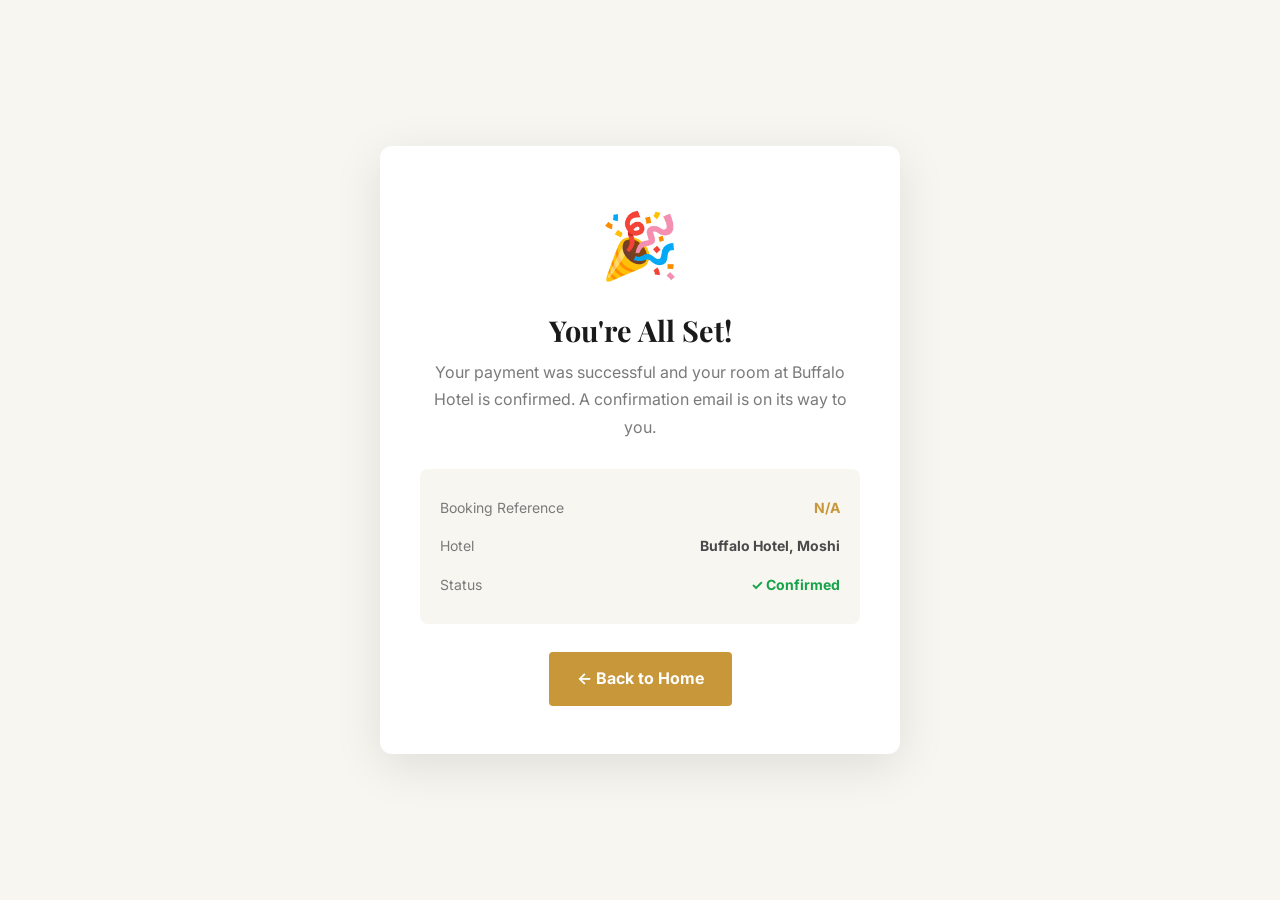
<file: payment-success.html>
<!DOCTYPE html>
<html lang="en">
<head>
  <meta charset="UTF-8"/>
  <meta name="viewport" content="width=device-width, initial-scale=1.0"/>
  <title>Booking Confirmed – Buffalo Hotel</title>
  <link href="https://fonts.googleapis.com/css2?family=Inter:wght@400;600;700&family=Playfair+Display:wght@700&display=swap" rel="stylesheet"/>
  <link rel="stylesheet" href="assets/css/style.css"/>
</head>
<body style="display:flex; align-items:center; justify-content:center; min-height:100vh; background: var(--off-white);">
  <div style="max-width: 520px; width: 100%; margin: 40px 16px; background: white;
    border-radius: 12px; padding: 48px 40px; text-align: center; box-shadow: 0 12px 48px rgba(0,0,0,0.1);">
    
    <div style="font-size: 4rem; margin-bottom: 16px;">🎉</div>
    <h1 style="font-size: 1.8rem; margin-bottom: 12px; color: var(--dark);">You're All Set!</h1>
    <p style="color: var(--text-light); margin-bottom: 28px; line-height: 1.7;">
      Your payment was successful and your room at Buffalo Hotel is confirmed. 
      A confirmation email is on its way to you.
    </p>

    <div id="bookingDetails" style="background: var(--off-white); border-radius: 8px;
      padding: 20px; text-align: left; margin-bottom: 28px; font-size: 0.875rem;">
      <!-- Populated by JS below -->
    </div>

    <a href="index.html" style="display:inline-flex; align-items:center; gap:8px;
      padding: 14px 28px; background: var(--primary); color: white;
      border-radius: 4px; font-weight: 700; text-decoration: none;">
      ← Back to Home
    </a>
  </div>

  <script>
    // Get bookingId from URL query param
    const params = new URLSearchParams(window.location.search);
    const bookingId = params.get('bookingId') || 'N/A';
    document.getElementById('bookingDetails').innerHTML = `
      <div style="display:flex; justify-content:space-between; padding: 8px 0;">
        <span style="color: var(--text-light);">Booking Reference</span>
        <strong style="color: var(--primary);">${bookingId}</strong>
      </div>
      <div style="display:flex; justify-content:space-between; padding: 8px 0;">
        <span style="color: var(--text-light);">Hotel</span>
        <strong>Buffalo Hotel, Moshi</strong>
      </div>
      <div style="display:flex; justify-content:space-between; padding: 8px 0;">
        <span style="color: var(--text-light);">Status</span>
        <strong style="color: #16a34a;">✓ Confirmed</strong>
      </div>
    `;
  </script>
</body>
</html>
</file>
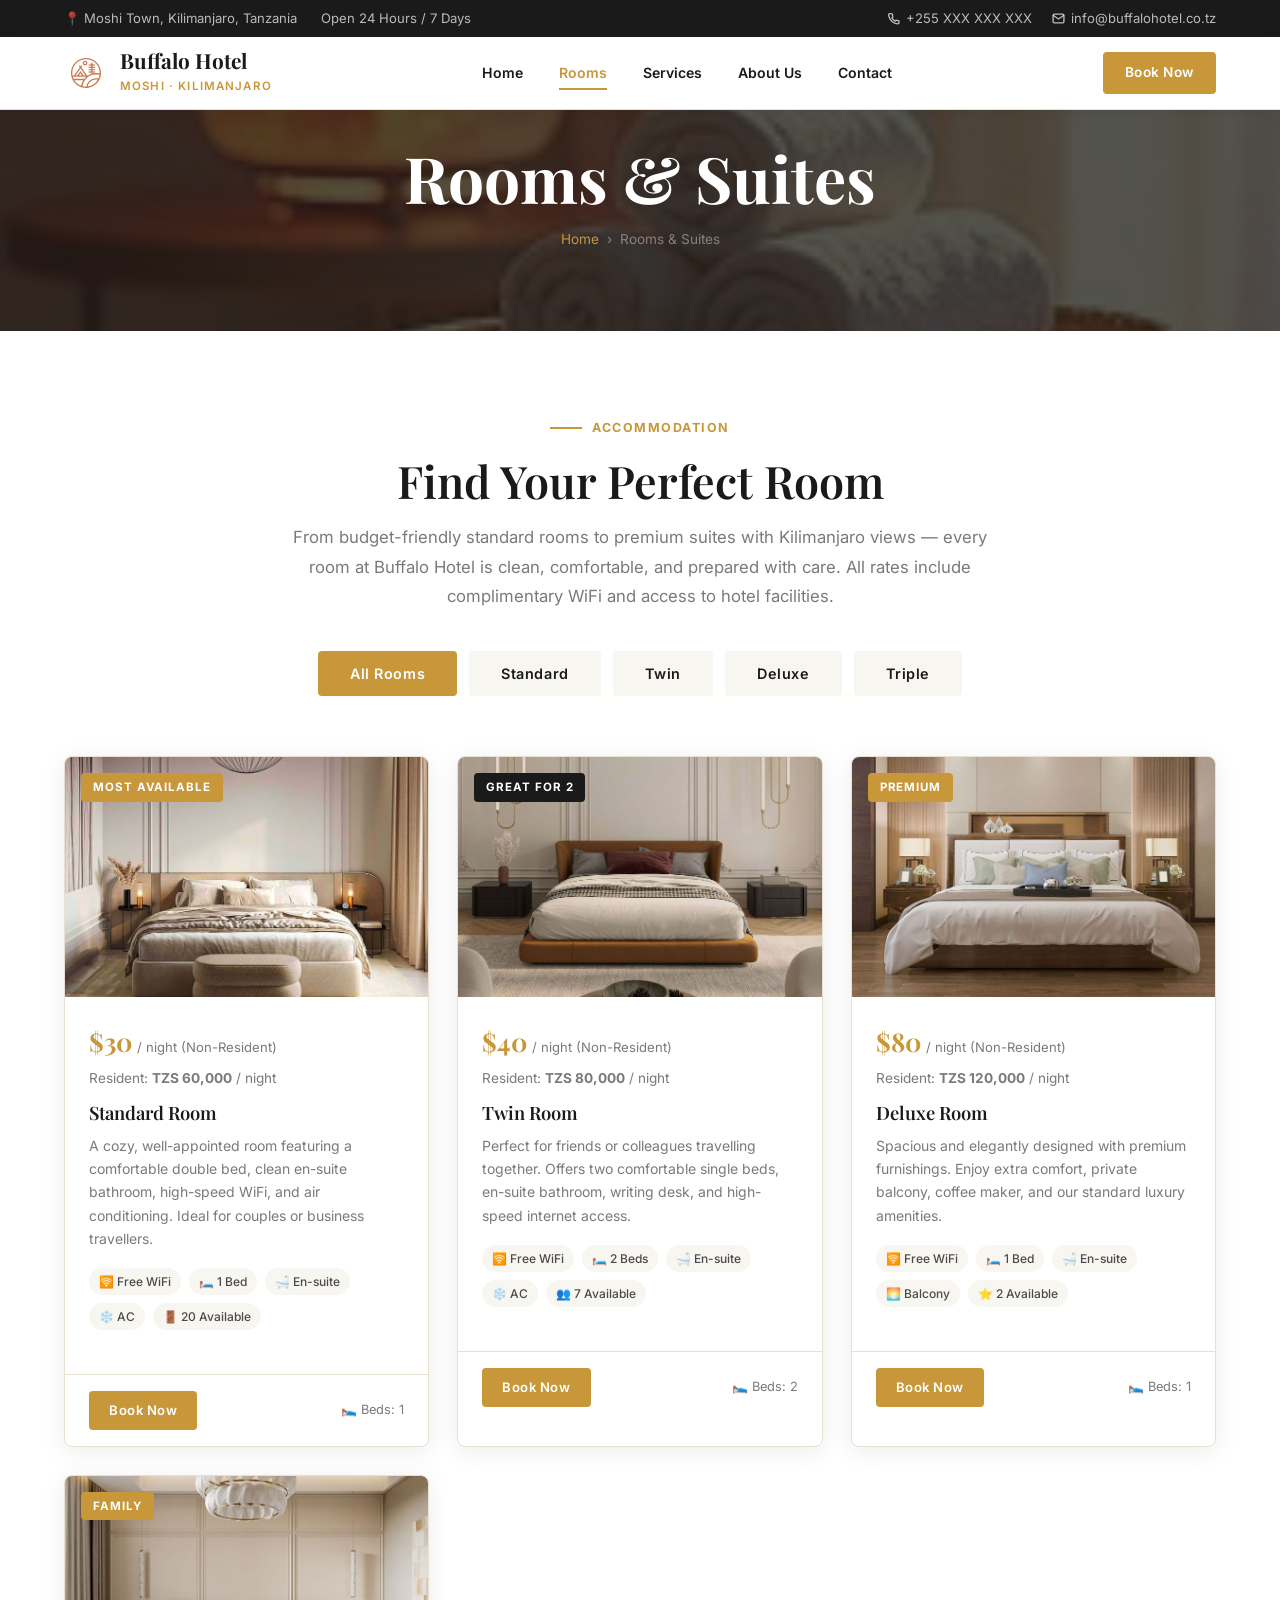
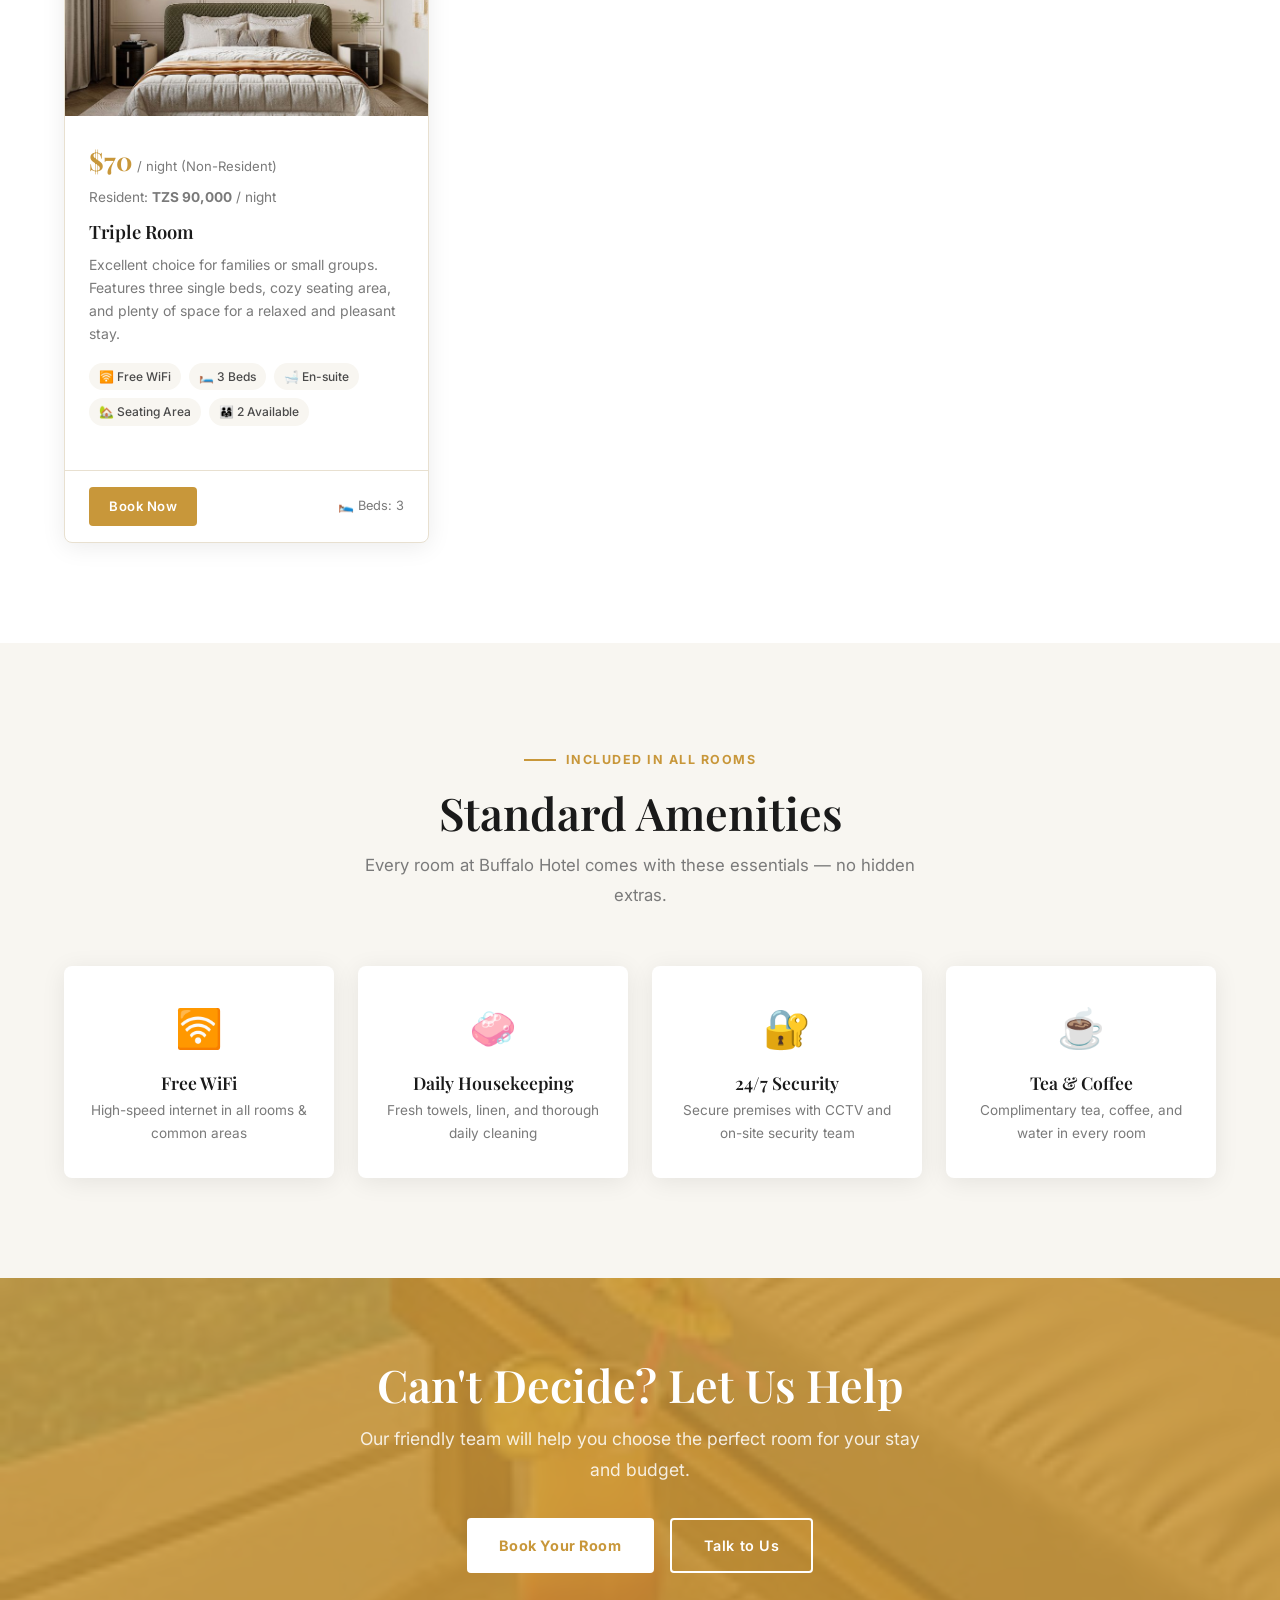
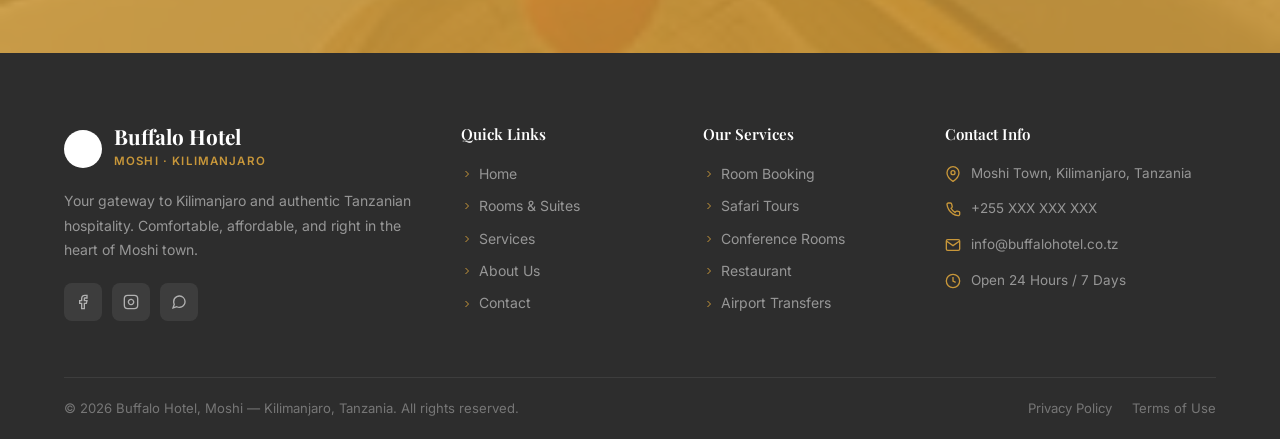
<file: rooms.html>
<!DOCTYPE html>
<html lang="en">
<head>
  <meta charset="UTF-8"/>
  <meta name="viewport" content="width=device-width, initial-scale=1.0"/>
  <title>Rooms & Suites – Buffalo Hotel | Moshi, Kilimanjaro</title>
  <meta name="description" content="Explore Buffalo Hotel's range of comfortable rooms and suites in Moshi, Tanzania. Budget-friendly with views of Kilimanjaro."/>
  <link rel="preconnect" href="https://fonts.googleapis.com"/>
  <link rel="preconnect" href="https://fonts.gstatic.com" crossorigin/>
  <link href="https://fonts.googleapis.com/css2?family=Inter:wght@400;500;600;700&family=Playfair+Display:ital,wght@0,600;0,700;1,600&display=swap" rel="stylesheet"/>
  <link rel="stylesheet" href="assets/css/style.css"/>
</head>
<body>

<!-- HEADER -->
<header id="header">
  <div class="header-top-bar">
    <div class="container">
      <div class="top-bar-links">
        <span>📍 Moshi Town, Kilimanjaro, Tanzania</span>
        <span>Open 24 Hours / 7 Days</span>
      </div>
      <div class="top-bar-right">
        <a href="tel:+255000000000">
          <svg xmlns="http://www.w3.org/2000/svg" width="13" height="13" viewBox="0 0 24 24" fill="none" stroke="currentColor" stroke-width="2.5"><path d="M22 16.92v3a2 2 0 01-2.18 2 19.79 19.79 0 01-8.63-3.07A19.5 19.5 0 013 5.18a2 2 0 012-2.18h3a2 2 0 012 1.72c.13 1 .37 1.96.73 2.88a2 2 0 01-.45 2.1L9 10.91a16 16 0 006.09 6.09l1.21-1.28a2 2 0 012.1-.45 12.84 12.84 0 002.88.73A2 2 0 0122 16.92z"/></svg>
          +255 XXX XXX XXX
        </a>
        <a href="mailto:info@buffalohotel.co.tz">
          <svg xmlns="http://www.w3.org/2000/svg" width="13" height="13" viewBox="0 0 24 24" fill="none" stroke="currentColor" stroke-width="2.5"><path d="M4 4h16c1.1 0 2 .9 2 2v12a2 2 0 01-2 2H4a2 2 0 01-2-2V6c0-1.1.9-2 2-2z"/><polyline points="22,6 12,13 2,6"/></svg>
          info@buffalohotel.co.tz
        </a>
      </div>
    </div>
  </div>
  <div class="header-main">
    <div class="container">
      <a href="index.html" class="logo">
        <img src="assets/images/hotel-reservation-logo.svg" alt="Buffalo Hotel Logo"/>
        <div class="logo-text">
          <span class="hotel-name">Buffalo Hotel</span>
          <span class="hotel-sub">Moshi · Kilimanjaro</span>
        </div>
      </a>
      <nav class="main-nav">
        <a href="index.html">Home</a>
        <a href="rooms.html" class="active">Rooms</a>
        <a href="services.html">Services</a>
        <a href="about.html">About Us</a>
        <a href="contact.html">Contact</a>
      </nav>
      <div class="header-cta">
        <a href="contact.html#booking" class="btn btn-primary">Book Now</a>
      </div>
      <div class="menu-toggle" id="menuToggle">
        <span></span><span></span><span></span>
      </div>
    </div>
  </div>
</header>

<div class="mobile-nav">
  <div class="mobile-nav-close" id="mobileClose">
    <svg xmlns="http://www.w3.org/2000/svg" viewBox="0 0 24 24" fill="none" stroke="currentColor" stroke-width="2"><line x1="18" y1="6" x2="6" y2="18"/><line x1="6" y1="6" x2="18" y2="18"/></svg>
  </div>
  <a href="index.html">Home</a>
  <a href="rooms.html">Rooms</a>
  <a href="services.html">Services</a>
  <a href="about.html">About Us</a>
  <a href="contact.html">Contact</a>
  <a href="contact.html#booking" class="btn btn-primary">Book Now</a>
</div>

<!-- PAGE HERO -->
<div class="page-hero">
  <div class="container">
    <h1>Rooms &amp; Suites</h1>
    <div class="breadcrumb">
      <a href="index.html">Home</a>
      <span>›</span>
      <span>Rooms &amp; Suites</span>
    </div>
  </div>
</div>

<!-- INTRO -->
<section style="padding: 80px 0 40px;">
  <div class="container">
    <div style="max-width: 700px; margin: 0 auto; text-align: center;">
      <span class="section-label">Accommodation</span>
      <h2>Find Your Perfect Room</h2>
      <p style="color: var(--text-light); margin-top: 16px; font-size: 1.05rem;">From budget-friendly standard rooms to premium suites with Kilimanjaro views — every room at Buffalo Hotel is clean, comfortable, and prepared with care. All rates include complimentary WiFi and access to hotel facilities.</p>
    </div>

    <!-- Filter Bar -->
    <div style="display: flex; gap: 12px; flex-wrap: wrap; justify-content: center; margin-top: 40px;">
      <button class="btn btn-primary" onclick="filterRooms('all', this)">All Rooms</button>
      <button class="btn" style="background: var(--off-white); color: var(--dark);" onclick="filterRooms('standard', this)">Standard</button>
      <button class="btn" style="background: var(--off-white); color: var(--dark);" onclick="filterRooms('twin', this)">Twin</button>
      <button class="btn" style="background: var(--off-white); color: var(--dark);" onclick="filterRooms('deluxe', this)">Deluxe</button>
      <button class="btn" style="background: var(--off-white); color: var(--dark);" onclick="filterRooms('triple', this)">Triple</button>
    </div>
  </div>
</section>

<!-- ROOMS LISTING -->
<section style="padding: 20px 0 100px;">
  <div class="container">
    <div class="rooms-grid" id="roomsGrid">

      <!-- Card 1: Standard Room -->
      <div class="room-card" data-type="standard">
        <div class="room-card-img">
          <img src="assets/images/accommodation-post-1-768x555.jpg" alt="Standard Room"/>
          <div class="room-badge">Most Available</div>
        </div>
        <div class="room-card-body">
          <div class="room-price"><strong>$30</strong> <span>/ night (Non-Resident)</span></div>
          <div style="font-size: 0.85rem; color: var(--text-light); margin-bottom: 12px;">Resident: <strong>TZS 60,000</strong> / night</div>
          <h3>Standard Room</h3>
          <p>A cozy, well-appointed room featuring a comfortable double bed, clean en-suite bathroom, high-speed WiFi, and air conditioning. Ideal for couples or business travellers.</p>
          <div class="room-amenities">
            <span class="amenity-tag">🛜 Free WiFi</span>
            <span class="amenity-tag">🛏️ 1 Bed</span>
            <span class="amenity-tag">🛁 En-suite</span>
            <span class="amenity-tag">❄️ AC</span>
            <span class="amenity-tag">🚪 20 Available</span>
          </div>
        </div>
        <div class="room-card-footer">
          <a href="contact.html#booking" class="btn btn-primary">Book Now</a>
          <div style="font-size: 0.8rem; color: var(--text-light);">🛌 Beds: 1</div>
        </div>
      </div>

      <!-- Card 2: Twin Room -->
      <div class="room-card" data-type="twin">
        <div class="room-card-img">
          <img src="assets/images/accommodation-post-2-768x555.jpg" alt="Twin Room"/>
          <div class="room-badge" style="background: var(--dark);">Great for 2</div>
        </div>
        <div class="room-card-body">
          <div class="room-price"><strong>$40</strong> <span>/ night (Non-Resident)</span></div>
          <div style="font-size: 0.85rem; color: var(--text-light); margin-bottom: 12px;">Resident: <strong>TZS 80,000</strong> / night</div>
          <h3>Twin Room</h3>
          <p>Perfect for friends or colleagues travelling together. Offers two comfortable single beds, en-suite bathroom, writing desk, and high-speed internet access.</p>
          <div class="room-amenities">
            <span class="amenity-tag">🛜 Free WiFi</span>
            <span class="amenity-tag">🛏️ 2 Beds</span>
            <span class="amenity-tag">🛁 En-suite</span>
            <span class="amenity-tag">❄️ AC</span>
            <span class="amenity-tag">👥 7 Available</span>
          </div>
        </div>
        <div class="room-card-footer">
          <a href="contact.html#booking" class="btn btn-primary">Book Now</a>
          <div style="font-size: 0.8rem; color: var(--text-light);">🛌 Beds: 2</div>
        </div>
      </div>

      <!-- Card 3: Deluxe Room -->
      <div class="room-card" data-type="deluxe">
        <div class="room-card-img">
          <img src="assets/images/accommodation-post-3-768x555.jpg" alt="Deluxe Room"/>
          <div class="room-badge">Premium</div>
        </div>
        <div class="room-card-body">
          <div class="room-price"><strong>$80</strong> <span>/ night (Non-Resident)</span></div>
          <div style="font-size: 0.85rem; color: var(--text-light); margin-bottom: 12px;">Resident: <strong>TZS 120,000</strong> / night</div>
          <h3>Deluxe Room</h3>
          <p>Spacious and elegantly designed with premium furnishings. Enjoy extra comfort, private balcony, coffee maker, and our standard luxury amenities.</p>
          <div class="room-amenities">
            <span class="amenity-tag">🛜 Free WiFi</span>
            <span class="amenity-tag">🛏️ 1 Bed</span>
            <span class="amenity-tag">🛁 En-suite</span>
            <span class="amenity-tag">🌅 Balcony</span>
            <span class="amenity-tag">⭐ 2 Available</span>
          </div>
        </div>
        <div class="room-card-footer">
          <a href="contact.html#booking" class="btn btn-primary">Book Now</a>
          <div style="font-size: 0.8rem; color: var(--text-light);">🛌 Beds: 1</div>
        </div>
      </div>

      <!-- Card 4: Triple Room -->
      <div class="room-card" data-type="triple">
        <div class="room-card-img">
          <img src="assets/images/accommodation-post-4-768x555.jpg" alt="Triple Room"/>
          <div class="room-badge">Family</div>
        </div>
        <div class="room-card-body">
          <div class="room-price"><strong>$70</strong> <span>/ night (Non-Resident)</span></div>
          <div style="font-size: 0.85rem; color: var(--text-light); margin-bottom: 12px;">Resident: <strong>TZS 90,000</strong> / night</div>
          <h3>Triple Room</h3>
          <p>Excellent choice for families or small groups. Features three single beds, cozy seating area, and plenty of space for a relaxed and pleasant stay.</p>
          <div class="room-amenities">
            <span class="amenity-tag">🛜 Free WiFi</span>
            <span class="amenity-tag">🛏️ 3 Beds</span>
            <span class="amenity-tag">🛁 En-suite</span>
            <span class="amenity-tag">🏡 Seating Area</span>
            <span class="amenity-tag">👨‍👩‍👧 2 Available</span>
          </div>
        </div>
        <div class="room-card-footer">
          <a href="contact.html#booking" class="btn btn-primary">Book Now</a>
          <div style="font-size: 0.8rem; color: var(--text-light);">🛌 Beds: 3</div>
        </div>
      </div>

    </div>
  </div>
</section>

<!-- ROOM AMENITIES SUMMARY -->
<section style="background: var(--off-white);">
  <div class="container">
    <div class="section-header centered">
      <span class="section-label">Included in All Rooms</span>
      <h2>Standard Amenities</h2>
      <p>Every room at Buffalo Hotel comes with these essentials — no hidden extras.</p>
    </div>
    <div style="display: grid; grid-template-columns: repeat(4, 1fr); gap: 24px;">
      <div style="text-align: center; padding: 32px 20px; background: var(--white); border-radius: var(--radius); box-shadow: var(--shadow);">
        <div style="font-size: 2.4rem; margin-bottom: 12px;">🛜</div>
        <h4>Free WiFi</h4>
        <p style="font-size: 0.85rem; color: var(--text-light); margin-top: 6px;">High-speed internet in all rooms & common areas</p>
      </div>
      <div style="text-align: center; padding: 32px 20px; background: var(--white); border-radius: var(--radius); box-shadow: var(--shadow);">
        <div style="font-size: 2.4rem; margin-bottom: 12px;">🧼</div>
        <h4>Daily Housekeeping</h4>
        <p style="font-size: 0.85rem; color: var(--text-light); margin-top: 6px;">Fresh towels, linen, and thorough daily cleaning</p>
      </div>
      <div style="text-align: center; padding: 32px 20px; background: var(--white); border-radius: var(--radius); box-shadow: var(--shadow);">
        <div style="font-size: 2.4rem; margin-bottom: 12px;">🔐</div>
        <h4>24/7 Security</h4>
        <p style="font-size: 0.85rem; color: var(--text-light); margin-top: 6px;">Secure premises with CCTV and on-site security team</p>
      </div>
      <div style="text-align: center; padding: 32px 20px; background: var(--white); border-radius: var(--radius); box-shadow: var(--shadow);">
        <div style="font-size: 2.4rem; margin-bottom: 12px;">☕</div>
        <h4>Tea &amp; Coffee</h4>
        <p style="font-size: 0.85rem; color: var(--text-light); margin-top: 6px;">Complimentary tea, coffee, and water in every room</p>
      </div>
    </div>
  </div>
</section>

<!-- CTA -->
<section class="cta-section">
  <div class="container">
    <h2>Can't Decide? Let Us Help</h2>
    <p>Our friendly team will help you choose the perfect room for your stay and budget.</p>
    <div class="cta-actions">
      <a href="contact.html#booking" class="btn btn-white">Book Your Room</a>
      <a href="contact.html" class="btn btn-outline">Talk to Us</a>
    </div>
  </div>
</section>

<!-- FOOTER -->
<footer>
  <div class="container">
    <div class="footer-grid">
      <div class="footer-brand">
        <div class="logo">
          <img src="assets/images/hotel-reservation-logo.svg" alt="Buffalo Hotel"/>
          <div class="logo-text">
            <span class="hotel-name">Buffalo Hotel</span>
            <span class="hotel-sub" style="color: var(--primary);">Moshi · Kilimanjaro</span>
          </div>
        </div>
        <p>Your gateway to Kilimanjaro and authentic Tanzanian hospitality. Comfortable, affordable, and right in the heart of Moshi town.</p>
        <div class="social-links">
          <a class="social-link" href="#" aria-label="Facebook"><svg xmlns="http://www.w3.org/2000/svg" viewBox="0 0 24 24" fill="none" stroke="currentColor" stroke-width="2"><path d="M18 2h-3a5 5 0 0 0-5 5v3H7v4h3v8h4v-8h3l1-4h-4V7a1 1 0 0 1 1-1h3z"/></svg></a>
          <a class="social-link" href="#" aria-label="Instagram"><svg xmlns="http://www.w3.org/2000/svg" viewBox="0 0 24 24" fill="none" stroke="currentColor" stroke-width="2"><rect x="2" y="2" width="20" height="20" rx="5"/><path d="M16 11.37A4 4 0 1 1 12.63 8 4 4 0 0 1 16 11.37z"/><line x1="17.5" y1="6.5" x2="17.51" y2="6.5"/></svg></a>
          <a class="social-link" href="https://wa.me/255000000000" aria-label="WhatsApp"><svg xmlns="http://www.w3.org/2000/svg" viewBox="0 0 24 24" fill="none" stroke="currentColor" stroke-width="2"><path d="M21 11.5a8.38 8.38 0 0 1-.9 3.8 8.5 8.5 0 0 1-7.6 4.7 8.38 8.38 0 0 1-3.8-.9L3 21l1.9-5.7a8.38 8.38 0 0 1-.9-3.8 8.5 8.5 0 0 1 4.7-7.6 8.38 8.38 0 0 1 3.8-.9h.5a8.48 8.48 0 0 1 8 8v.5z"/></svg></a>
        </div>
      </div>
      <div class="footer-col">
        <h4>Quick Links</h4>
        <ul>
          <li><a href="index.html"><svg xmlns="http://www.w3.org/2000/svg" viewBox="0 0 24 24" fill="none" stroke="currentColor" stroke-width="2"><polyline points="9 18 15 12 9 6"/></svg> Home</a></li>
          <li><a href="rooms.html"><svg xmlns="http://www.w3.org/2000/svg" viewBox="0 0 24 24" fill="none" stroke="currentColor" stroke-width="2"><polyline points="9 18 15 12 9 6"/></svg> Rooms & Suites</a></li>
          <li><a href="services.html"><svg xmlns="http://www.w3.org/2000/svg" viewBox="0 0 24 24" fill="none" stroke="currentColor" stroke-width="2"><polyline points="9 18 15 12 9 6"/></svg> Services</a></li>
          <li><a href="about.html"><svg xmlns="http://www.w3.org/2000/svg" viewBox="0 0 24 24" fill="none" stroke="currentColor" stroke-width="2"><polyline points="9 18 15 12 9 6"/></svg> About Us</a></li>
          <li><a href="contact.html"><svg xmlns="http://www.w3.org/2000/svg" viewBox="0 0 24 24" fill="none" stroke="currentColor" stroke-width="2"><polyline points="9 18 15 12 9 6"/></svg> Contact</a></li>
        </ul>
      </div>
      <div class="footer-col">
        <h4>Our Services</h4>
        <ul>
          <li><a href="services.html"><svg xmlns="http://www.w3.org/2000/svg" viewBox="0 0 24 24" fill="none" stroke="currentColor" stroke-width="2"><polyline points="9 18 15 12 9 6"/></svg> Room Booking</a></li>
          <li><a href="services.html"><svg xmlns="http://www.w3.org/2000/svg" viewBox="0 0 24 24" fill="none" stroke="currentColor" stroke-width="2"><polyline points="9 18 15 12 9 6"/></svg> Safari Tours</a></li>
          <li><a href="services.html"><svg xmlns="http://www.w3.org/2000/svg" viewBox="0 0 24 24" fill="none" stroke="currentColor" stroke-width="2"><polyline points="9 18 15 12 9 6"/></svg> Conference Rooms</a></li>
          <li><a href="services.html"><svg xmlns="http://www.w3.org/2000/svg" viewBox="0 0 24 24" fill="none" stroke="currentColor" stroke-width="2"><polyline points="9 18 15 12 9 6"/></svg> Restaurant</a></li>
          <li><a href="services.html"><svg xmlns="http://www.w3.org/2000/svg" viewBox="0 0 24 24" fill="none" stroke="currentColor" stroke-width="2"><polyline points="9 18 15 12 9 6"/></svg> Airport Transfers</a></li>
        </ul>
      </div>
      <div class="footer-col">
        <h4>Contact Info</h4>
        <div class="footer-contact-list">
          <div class="footer-contact-item"><svg xmlns="http://www.w3.org/2000/svg" viewBox="0 0 24 24" fill="none" stroke="currentColor" stroke-width="2"><path d="M21 10c0 7-9 13-9 13s-9-6-9-13a9 9 0 0 1 18 0z"/><circle cx="12" cy="10" r="3"/></svg><span>Moshi Town, Kilimanjaro, Tanzania</span></div>
          <div class="footer-contact-item"><svg xmlns="http://www.w3.org/2000/svg" viewBox="0 0 24 24" fill="none" stroke="currentColor" stroke-width="2"><path d="M22 16.92v3a2 2 0 01-2.18 2 19.79 19.79 0 01-8.63-3.07A19.5 19.5 0 013 5.18a2 2 0 012-2.18h3a2 2 0 012 1.72c.13 1 .37 1.96.73 2.88a2 2 0 01-.45 2.1L9 10.91a16 16 0 006.09 6.09l1.21-1.28a2 2 0 012.1-.45 12.84 12.84 0 002.88.73A2 2 0 0122 16.92z"/></svg><a href="tel:+255000000000">+255 XXX XXX XXX</a></div>
          <div class="footer-contact-item"><svg xmlns="http://www.w3.org/2000/svg" viewBox="0 0 24 24" fill="none" stroke="currentColor" stroke-width="2"><path d="M4 4h16c1.1 0 2 .9 2 2v12a2 2 0 01-2 2H4a2 2 0 01-2-2V6c0-1.1.9-2 2-2z"/><polyline points="22,6 12,13 2,6"/></svg><a href="mailto:info@buffalohotel.co.tz">info@buffalohotel.co.tz</a></div>
          <div class="footer-contact-item"><svg xmlns="http://www.w3.org/2000/svg" viewBox="0 0 24 24" fill="none" stroke="currentColor" stroke-width="2"><circle cx="12" cy="12" r="10"/><polyline points="12 6 12 12 16 14"/></svg><span>Open 24 Hours / 7 Days</span></div>
        </div>
      </div>
    </div>
    <div class="footer-bottom">
      <span>© 2026 Buffalo Hotel, Moshi — Kilimanjaro, Tanzania. All rights reserved.</span>
      <div class="footer-bottom-links"><a href="#">Privacy Policy</a><a href="#">Terms of Use</a></div>
    </div>
  </div>
</footer>

<button id="scrollTop" aria-label="Scroll to top">
  <svg xmlns="http://www.w3.org/2000/svg" viewBox="0 0 24 24" fill="none" stroke="currentColor" stroke-width="2.5"><polyline points="18 15 12 9 6 15"/></svg>
</button>

<script src="assets/js/main.js"></script>
<script>
function filterRooms(type, btn) {
  document.querySelectorAll('#roomsGrid .room-card').forEach(card => {
    if (type === 'all' || card.dataset.type === type) {
      card.style.display = '';
    } else {
      card.style.display = 'none';
    }
  });
  document.querySelectorAll('[onclick^="filterRooms"]').forEach(b => {
    b.style.background = 'var(--off-white)';
    b.style.color = 'var(--dark)';
  });
  btn.style.background = 'var(--primary)';
  btn.style.color = 'var(--white)';
}
</script>
</body>
</html>
</file>
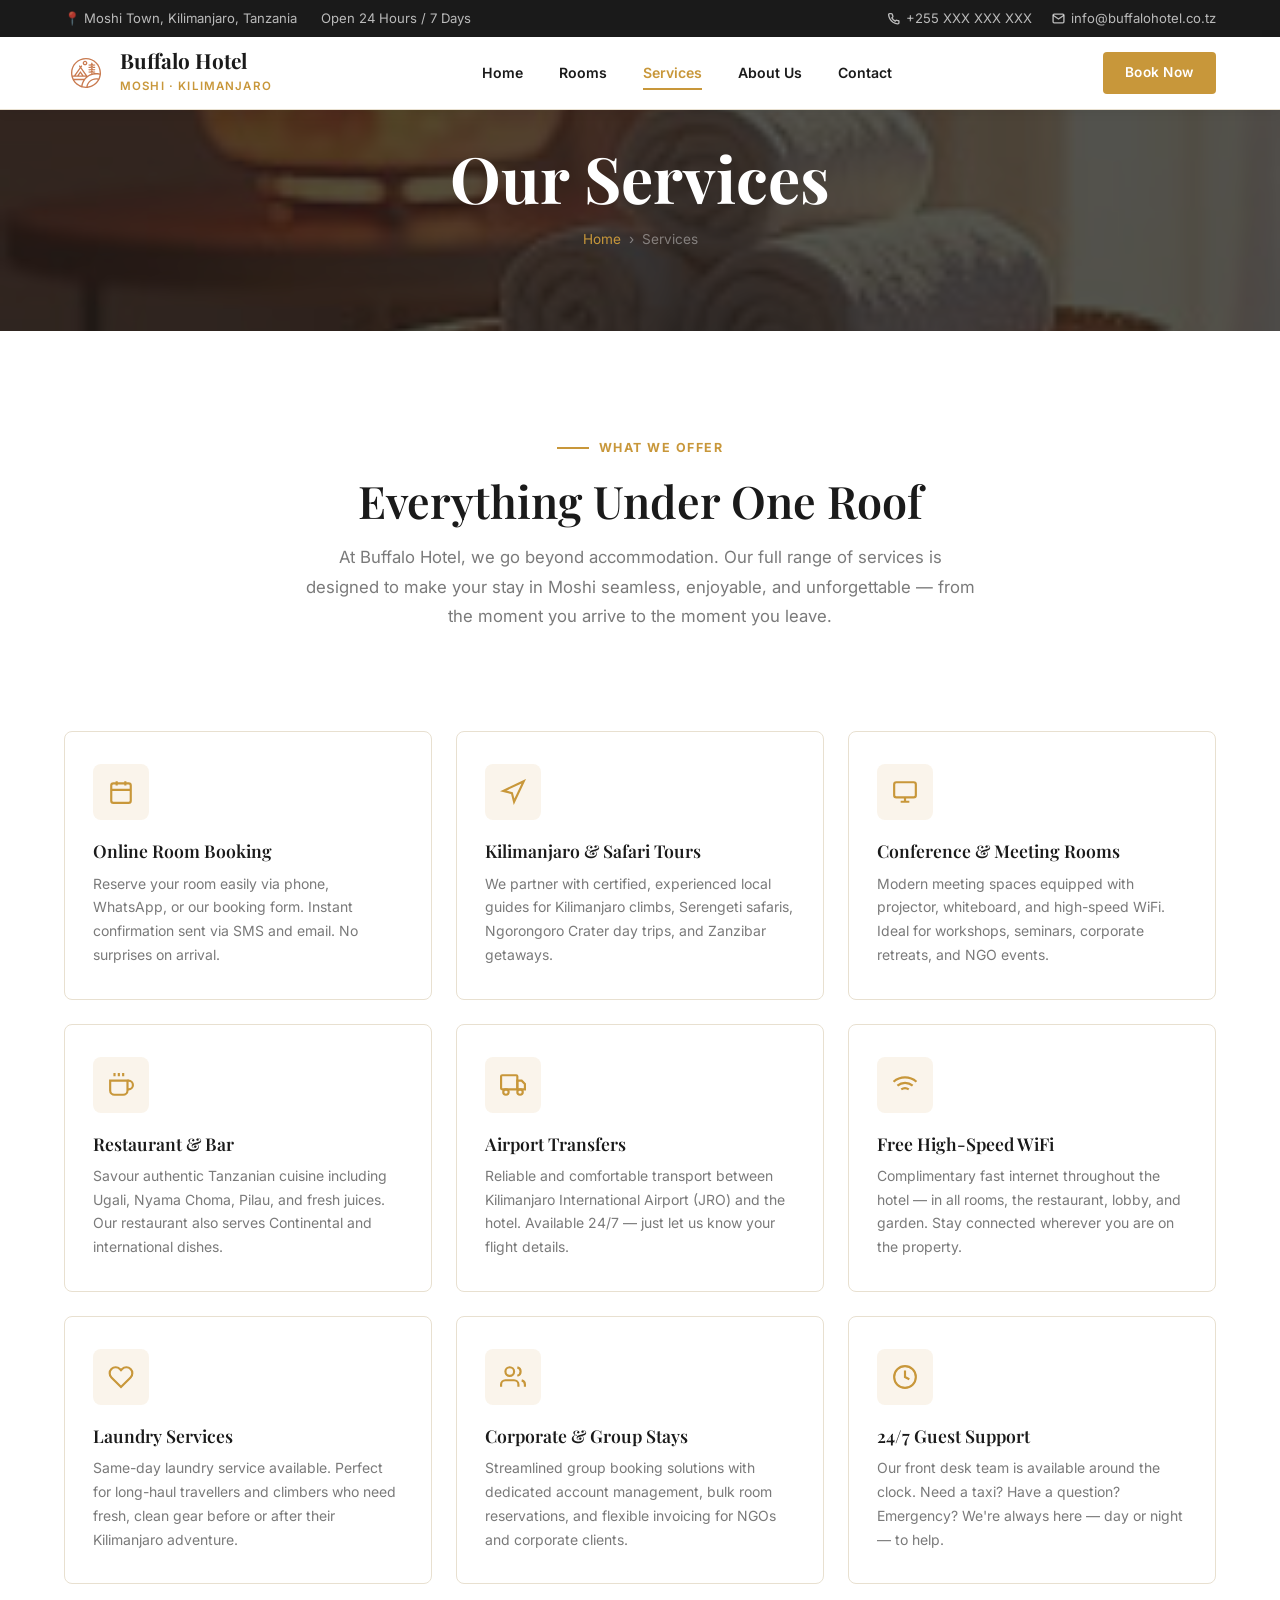
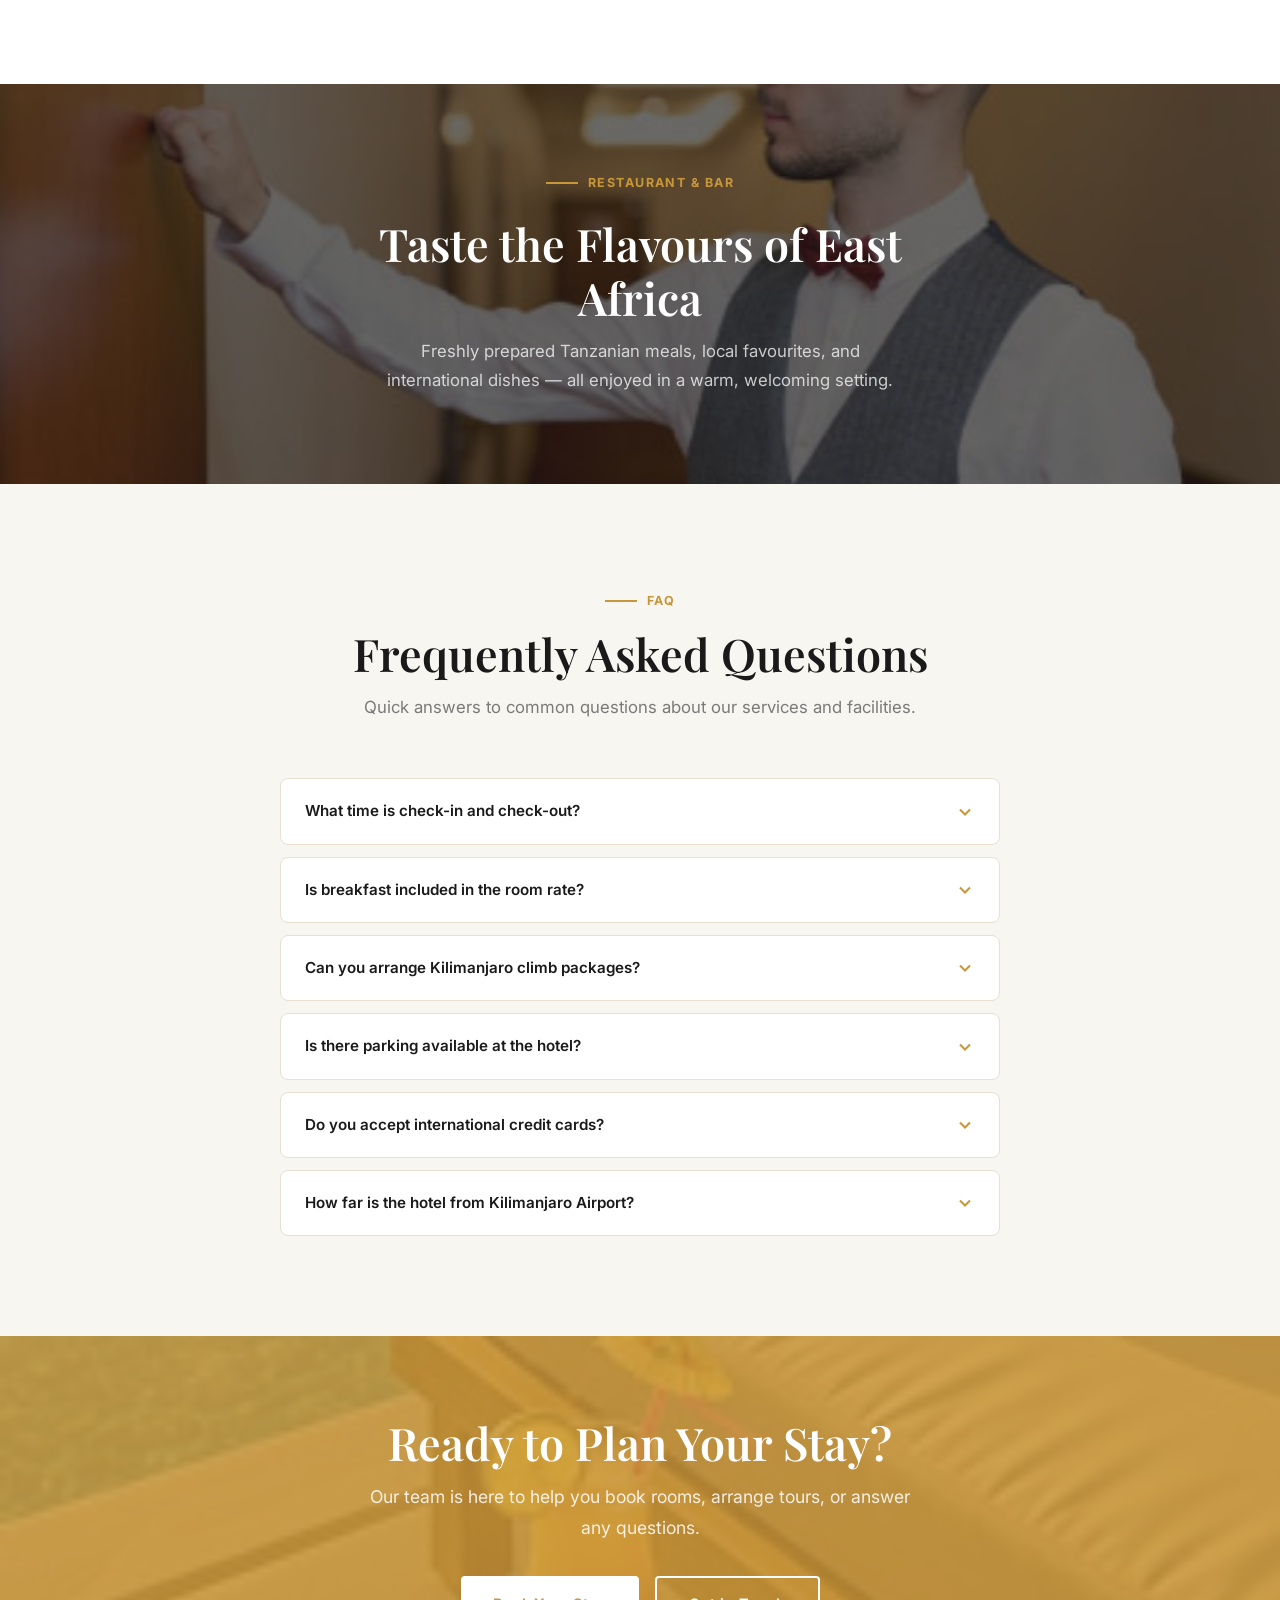
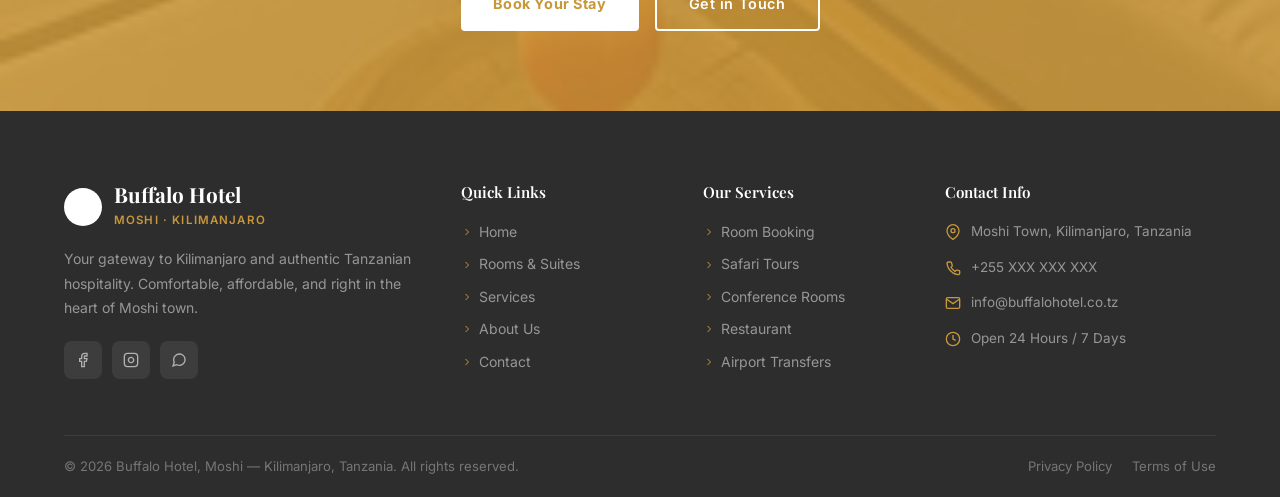
<file: services.html>
<!DOCTYPE html>
<html lang="en">
<head>
  <meta charset="UTF-8"/>
  <meta name="viewport" content="width=device-width, initial-scale=1.0"/>
  <title>Services – Buffalo Hotel | Moshi, Kilimanjaro</title>
  <meta name="description" content="Buffalo Hotel services — safari tours, conference rooms, restaurant, airport transfers, and more in Moshi, Tanzania."/>
  <link rel="preconnect" href="https://fonts.googleapis.com"/>
  <link rel="preconnect" href="https://fonts.gstatic.com" crossorigin/>
  <link href="https://fonts.googleapis.com/css2?family=Inter:wght@400;500;600;700&family=Playfair+Display:ital,wght@0,600;0,700;1,600&display=swap" rel="stylesheet"/>
  <link rel="stylesheet" href="assets/css/style.css"/>
</head>
<body>

<!-- HEADER -->
<header id="header">
  <div class="header-top-bar">
    <div class="container">
      <div class="top-bar-links">
        <span>📍 Moshi Town, Kilimanjaro, Tanzania</span>
        <span>Open 24 Hours / 7 Days</span>
      </div>
      <div class="top-bar-right">
        <a href="tel:+255000000000"><svg xmlns="http://www.w3.org/2000/svg" width="13" height="13" viewBox="0 0 24 24" fill="none" stroke="currentColor" stroke-width="2.5"><path d="M22 16.92v3a2 2 0 01-2.18 2 19.79 19.79 0 01-8.63-3.07A19.5 19.5 0 013 5.18a2 2 0 012-2.18h3a2 2 0 012 1.72c.13 1 .37 1.96.73 2.88a2 2 0 01-.45 2.1L9 10.91a16 16 0 006.09 6.09l1.21-1.28a2 2 0 012.1-.45 12.84 12.84 0 002.88.73A2 2 0 0122 16.92z"/></svg> +255 XXX XXX XXX</a>
        <a href="mailto:info@buffalohotel.co.tz"><svg xmlns="http://www.w3.org/2000/svg" width="13" height="13" viewBox="0 0 24 24" fill="none" stroke="currentColor" stroke-width="2.5"><path d="M4 4h16c1.1 0 2 .9 2 2v12a2 2 0 01-2 2H4a2 2 0 01-2-2V6c0-1.1.9-2 2-2z"/><polyline points="22,6 12,13 2,6"/></svg> info@buffalohotel.co.tz</a>
      </div>
    </div>
  </div>
  <div class="header-main">
    <div class="container">
      <a href="index.html" class="logo">
        <img src="assets/images/hotel-reservation-logo.svg" alt="Buffalo Hotel Logo"/>
        <div class="logo-text">
          <span class="hotel-name">Buffalo Hotel</span>
          <span class="hotel-sub">Moshi · Kilimanjaro</span>
        </div>
      </a>
      <nav class="main-nav">
        <a href="index.html">Home</a>
        <a href="rooms.html">Rooms</a>
        <a href="services.html" class="active">Services</a>
        <a href="about.html">About Us</a>
        <a href="contact.html">Contact</a>
      </nav>
      <div class="header-cta"><a href="contact.html#booking" class="btn btn-primary">Book Now</a></div>
      <div class="menu-toggle" id="menuToggle"><span></span><span></span><span></span></div>
    </div>
  </div>
</header>

<div class="mobile-nav">
  <div class="mobile-nav-close" id="mobileClose"><svg xmlns="http://www.w3.org/2000/svg" viewBox="0 0 24 24" fill="none" stroke="currentColor" stroke-width="2"><line x1="18" y1="6" x2="6" y2="18"/><line x1="6" y1="6" x2="18" y2="18"/></svg></div>
  <a href="index.html">Home</a>
  <a href="rooms.html">Rooms</a>
  <a href="services.html">Services</a>
  <a href="about.html">About Us</a>
  <a href="contact.html">Contact</a>
  <a href="contact.html#booking" class="btn btn-primary">Book Now</a>
</div>

<!-- PAGE HERO -->
<div class="page-hero">
  <div class="container">
    <h1>Our Services</h1>
    <div class="breadcrumb">
      <a href="index.html">Home</a>
      <span>›</span>
      <span>Services</span>
    </div>
  </div>
</div>

<!-- SERVICES INTRO -->
<section>
  <div class="container">
    <div style="max-width: 680px; margin: 0 auto; text-align: center;">
      <span class="section-label">What We Offer</span>
      <h2>Everything Under One Roof</h2>
      <p style="color: var(--text-light); margin-top: 16px; font-size: 1.05rem;">At Buffalo Hotel, we go beyond accommodation. Our full range of services is designed to make your stay in Moshi seamless, enjoyable, and unforgettable — from the moment you arrive to the moment you leave.</p>
    </div>
  </div>
</section>

<!-- MAIN SERVICES GRID -->
<section style="padding-top: 0;">
  <div class="container">
    <div class="services-grid">

      <div class="service-card">
        <div class="service-icon">
          <svg xmlns="http://www.w3.org/2000/svg" viewBox="0 0 24 24" fill="none" stroke="currentColor" stroke-width="2"><rect x="3" y="4" width="18" height="18" rx="2"/><line x1="16" y1="2" x2="16" y2="6"/><line x1="8" y1="2" x2="8" y2="6"/><line x1="3" y1="10" x2="21" y2="10"/></svg>
        </div>
        <h3>Online Room Booking</h3>
        <p>Reserve your room easily via phone, WhatsApp, or our booking form. Instant confirmation sent via SMS and email. No surprises on arrival.</p>
      </div>

      <div class="service-card">
        <div class="service-icon">
          <svg xmlns="http://www.w3.org/2000/svg" viewBox="0 0 24 24" fill="none" stroke="currentColor" stroke-width="2"><polygon points="3,11 22,2 13,21 11,13 3,11"/></svg>
        </div>
        <h3>Kilimanjaro &amp; Safari Tours</h3>
        <p>We partner with certified, experienced local guides for Kilimanjaro climbs, Serengeti safaris, Ngorongoro Crater day trips, and Zanzibar getaways.</p>
      </div>

      <div class="service-card">
        <div class="service-icon">
          <svg xmlns="http://www.w3.org/2000/svg" viewBox="0 0 24 24" fill="none" stroke="currentColor" stroke-width="2"><rect x="2" y="3" width="20" height="14" rx="2"/><line x1="8" y1="21" x2="16" y2="21"/><line x1="12" y1="17" x2="12" y2="21"/></svg>
        </div>
        <h3>Conference &amp; Meeting Rooms</h3>
        <p>Modern meeting spaces equipped with projector, whiteboard, and high-speed WiFi. Ideal for workshops, seminars, corporate retreats, and NGO events.</p>
      </div>

      <div class="service-card">
        <div class="service-icon">
          <svg xmlns="http://www.w3.org/2000/svg" viewBox="0 0 24 24" fill="none" stroke="currentColor" stroke-width="2"><path d="M18 8h1a4 4 0 0 1 0 8h-1"/><path d="M2 8h16v9a4 4 0 0 1-4 4H6a4 4 0 0 1-4-4V8z"/><line x1="6" y1="1" x2="6" y2="4"/><line x1="10" y1="1" x2="10" y2="4"/><line x1="14" y1="1" x2="14" y2="4"/></svg>
        </div>
        <h3>Restaurant &amp; Bar</h3>
        <p>Savour authentic Tanzanian cuisine including Ugali, Nyama Choma, Pilau, and fresh juices. Our restaurant also serves Continental and international dishes.</p>
      </div>

      <div class="service-card">
        <div class="service-icon">
          <svg xmlns="http://www.w3.org/2000/svg" viewBox="0 0 24 24" fill="none" stroke="currentColor" stroke-width="2"><rect x="1" y="3" width="15" height="13" rx="1"/><polygon points="16,8 20,8 23,11 23,16 16,16 16,8"/><circle cx="5.5" cy="18.5" r="2.5"/><circle cx="18.5" cy="18.5" r="2.5"/></svg>
        </div>
        <h3>Airport Transfers</h3>
        <p>Reliable and comfortable transport between Kilimanjaro International Airport (JRO) and the hotel. Available 24/7 — just let us know your flight details.</p>
      </div>

      <div class="service-card">
        <div class="service-icon">
          <svg xmlns="http://www.w3.org/2000/svg" viewBox="0 0 24 24" fill="none" stroke="currentColor" stroke-width="2"><path d="M5 12.55a11 11 0 0 1 14.08 0"/><path d="M1.42 9a16 16 0 0 1 21.16 0"/><path d="M8.53 16.11a6 6 0 0 1 6.95 0"/><line x1="12" y1="20" x2="12.01" y2="20"/></svg>
        </div>
        <h3>Free High-Speed WiFi</h3>
        <p>Complimentary fast internet throughout the hotel — in all rooms, the restaurant, lobby, and garden. Stay connected wherever you are on the property.</p>
      </div>

      <div class="service-card">
        <div class="service-icon">
          <svg xmlns="http://www.w3.org/2000/svg" viewBox="0 0 24 24" fill="none" stroke="currentColor" stroke-width="2"><path d="M20.84 4.61a5.5 5.5 0 0 0-7.78 0L12 5.67l-1.06-1.06a5.5 5.5 0 0 0-7.78 7.78L12 21.23l8.84-8.84a5.5 5.5 0 0 0 0-7.78z"/></svg>
        </div>
        <h3>Laundry Services</h3>
        <p>Same-day laundry service available. Perfect for long-haul travellers and climbers who need fresh, clean gear before or after their Kilimanjaro adventure.</p>
      </div>

      <div class="service-card">
        <div class="service-icon">
          <svg xmlns="http://www.w3.org/2000/svg" viewBox="0 0 24 24" fill="none" stroke="currentColor" stroke-width="2"><path d="M17 21v-2a4 4 0 0 0-4-4H5a4 4 0 0 0-4 4v2"/><circle cx="9" cy="7" r="4"/><path d="M23 21v-2a4 4 0 0 0-3-3.87"/><path d="M16 3.13a4 4 0 0 1 0 7.75"/></svg>
        </div>
        <h3>Corporate &amp; Group Stays</h3>
        <p>Streamlined group booking solutions with dedicated account management, bulk room reservations, and flexible invoicing for NGOs and corporate clients.</p>
      </div>

      <div class="service-card">
        <div class="service-icon">
          <svg xmlns="http://www.w3.org/2000/svg" viewBox="0 0 24 24" fill="none" stroke="currentColor" stroke-width="2"><circle cx="12" cy="12" r="10"/><polyline points="12 6 12 12 16 14"/></svg>
        </div>
        <h3>24/7 Guest Support</h3>
        <p>Our front desk team is available around the clock. Need a taxi? Have a question? Emergency? We're always here — day or night — to help.</p>
      </div>

    </div>
  </div>
</section>

<!-- IMAGE BANNER -->
<section style="padding: 0;">
  <div style="position: relative; height: 400px; overflow: hidden;">
    <img src="assets/images/hote-reservation-bars-2-1.jpg" alt="Buffalo Hotel Restaurant" style="width:100%; height:100%; object-fit:cover;"/>
    <div style="position:absolute; inset:0; background: rgba(26,26,26,0.6); display:flex; align-items:center; justify-content:center; flex-direction:column; text-align:center; padding: 24px;">
      <span class="section-label" style="color: var(--primary);">Restaurant &amp; Bar</span>
      <h2 style="color: var(--white); margin-top: 8px; max-width: 600px;">Taste the Flavours of East Africa</h2>
      <p style="color: rgba(255,255,255,0.75); margin-top: 12px; max-width: 520px; font-size: 1.05rem;">Freshly prepared Tanzanian meals, local favourites, and international dishes — all enjoyed in a warm, welcoming setting.</p>
    </div>
  </div>
</section>

<!-- FAQ -->
<section style="background: var(--off-white);">
  <div class="container">
    <div style="max-width: 720px; margin: 0 auto;">
      <div class="section-header centered">
        <span class="section-label">FAQ</span>
        <h2>Frequently Asked Questions</h2>
        <p>Quick answers to common questions about our services and facilities.</p>
      </div>
      <div class="faq-list">
        <div class="faq-item">
          <div class="faq-question">
            What time is check-in and check-out?
            <svg xmlns="http://www.w3.org/2000/svg" viewBox="0 0 24 24" fill="none" stroke="currentColor" stroke-width="2.5"><polyline points="6 9 12 15 18 9"/></svg>
          </div>
          <div class="faq-answer">Check-in is from 12:00 PM and check-out is by 11:00 AM. Early check-in and late check-out may be arranged subject to availability — please contact us in advance.</div>
        </div>
        <div class="faq-item">
          <div class="faq-question">
            Is breakfast included in the room rate?
            <svg xmlns="http://www.w3.org/2000/svg" viewBox="0 0 24 24" fill="none" stroke="currentColor" stroke-width="2.5"><polyline points="6 9 12 15 18 9"/></svg>
          </div>
          <div class="faq-answer">Breakfast is included in Executive Room and Kilimanjaro View Suite packages. For other rooms, breakfast is available in our restaurant at an additional charge. We serve both Tanzanian and Continental options.</div>
        </div>
        <div class="faq-item">
          <div class="faq-question">
            Can you arrange Kilimanjaro climb packages?
            <svg xmlns="http://www.w3.org/2000/svg" viewBox="0 0 24 24" fill="none" stroke="currentColor" stroke-width="2.5"><polyline points="6 9 12 15 18 9"/></svg>
          </div>
          <div class="faq-answer">Yes! We work with licensed, certified Kilimanjaro guides and operators. We can arrange full climb packages including permits, gear rental, guides, porters, and pre/post-climb accommodation. Contact us with your preferred dates for a custom quote.</div>
        </div>
        <div class="faq-item">
          <div class="faq-question">
            Is there parking available at the hotel?
            <svg xmlns="http://www.w3.org/2000/svg" viewBox="0 0 24 24" fill="none" stroke="currentColor" stroke-width="2.5"><polyline points="6 9 12 15 18 9"/></svg>
          </div>
          <div class="faq-answer">Yes, we have secure on-site parking available for guests at no extra charge. The parking area is monitored 24/7 by our security team.</div>
        </div>
        <div class="faq-item">
          <div class="faq-question">
            Do you accept international credit cards?
            <svg xmlns="http://www.w3.org/2000/svg" viewBox="0 0 24 24" fill="none" stroke="currentColor" stroke-width="2.5"><polyline points="6 9 12 15 18 9"/></svg>
          </div>
          <div class="faq-answer">We accept major international credit/debit cards (Visa, Mastercard) as well as cash in Tanzanian Shillings (TZS), US Dollars, and mobile money via M-Pesa and Tigopesa.</div>
        </div>
        <div class="faq-item">
          <div class="faq-question">
            How far is the hotel from Kilimanjaro Airport?
            <svg xmlns="http://www.w3.org/2000/svg" viewBox="0 0 24 24" fill="none" stroke="currentColor" stroke-width="2.5"><polyline points="6 9 12 15 18 9"/></svg>
          </div>
          <div class="faq-answer">Kilimanjaro International Airport (JRO) is approximately 50km from Moshi town — about 45 minutes by road. We offer reliable, pre-booked airport transfers for all guests. Book your transfer when making your room reservation.</div>
        </div>
      </div>
    </div>
  </div>
</section>

<!-- CTA -->
<section class="cta-section">
  <div class="container">
    <h2>Ready to Plan Your Stay?</h2>
    <p>Our team is here to help you book rooms, arrange tours, or answer any questions.</p>
    <div class="cta-actions">
      <a href="contact.html#booking" class="btn btn-white">Book Your Stay</a>
      <a href="contact.html" class="btn btn-outline">Get in Touch</a>
    </div>
  </div>
</section>

<!-- FOOTER -->
<footer>
  <div class="container">
    <div class="footer-grid">
      <div class="footer-brand">
        <div class="logo">
          <img src="assets/images/hotel-reservation-logo.svg" alt="Buffalo Hotel"/>
          <div class="logo-text"><span class="hotel-name">Buffalo Hotel</span><span class="hotel-sub" style="color: var(--primary);">Moshi · Kilimanjaro</span></div>
        </div>
        <p>Your gateway to Kilimanjaro and authentic Tanzanian hospitality. Comfortable, affordable, and right in the heart of Moshi town.</p>
        <div class="social-links">
          <a class="social-link" href="#"><svg xmlns="http://www.w3.org/2000/svg" viewBox="0 0 24 24" fill="none" stroke="currentColor" stroke-width="2"><path d="M18 2h-3a5 5 0 0 0-5 5v3H7v4h3v8h4v-8h3l1-4h-4V7a1 1 0 0 1 1-1h3z"/></svg></a>
          <a class="social-link" href="#"><svg xmlns="http://www.w3.org/2000/svg" viewBox="0 0 24 24" fill="none" stroke="currentColor" stroke-width="2"><rect x="2" y="2" width="20" height="20" rx="5"/><path d="M16 11.37A4 4 0 1 1 12.63 8 4 4 0 0 1 16 11.37z"/><line x1="17.5" y1="6.5" x2="17.51" y2="6.5"/></svg></a>
          <a class="social-link" href="#"><svg xmlns="http://www.w3.org/2000/svg" viewBox="0 0 24 24" fill="none" stroke="currentColor" stroke-width="2"><path d="M21 11.5a8.38 8.38 0 0 1-.9 3.8 8.5 8.5 0 0 1-7.6 4.7 8.38 8.38 0 0 1-3.8-.9L3 21l1.9-5.7a8.38 8.38 0 0 1-.9-3.8 8.5 8.5 0 0 1 4.7-7.6 8.38 8.38 0 0 1 3.8-.9h.5a8.48 8.48 0 0 1 8 8v.5z"/></svg></a>
        </div>
      </div>
      <div class="footer-col"><h4>Quick Links</h4><ul><li><a href="index.html"><svg xmlns="http://www.w3.org/2000/svg" viewBox="0 0 24 24" fill="none" stroke="currentColor" stroke-width="2"><polyline points="9 18 15 12 9 6"/></svg> Home</a></li><li><a href="rooms.html"><svg xmlns="http://www.w3.org/2000/svg" viewBox="0 0 24 24" fill="none" stroke="currentColor" stroke-width="2"><polyline points="9 18 15 12 9 6"/></svg> Rooms & Suites</a></li><li><a href="services.html"><svg xmlns="http://www.w3.org/2000/svg" viewBox="0 0 24 24" fill="none" stroke="currentColor" stroke-width="2"><polyline points="9 18 15 12 9 6"/></svg> Services</a></li><li><a href="about.html"><svg xmlns="http://www.w3.org/2000/svg" viewBox="0 0 24 24" fill="none" stroke="currentColor" stroke-width="2"><polyline points="9 18 15 12 9 6"/></svg> About Us</a></li><li><a href="contact.html"><svg xmlns="http://www.w3.org/2000/svg" viewBox="0 0 24 24" fill="none" stroke="currentColor" stroke-width="2"><polyline points="9 18 15 12 9 6"/></svg> Contact</a></li></ul></div>
      <div class="footer-col"><h4>Our Services</h4><ul><li><a href="services.html"><svg xmlns="http://www.w3.org/2000/svg" viewBox="0 0 24 24" fill="none" stroke="currentColor" stroke-width="2"><polyline points="9 18 15 12 9 6"/></svg> Room Booking</a></li><li><a href="services.html"><svg xmlns="http://www.w3.org/2000/svg" viewBox="0 0 24 24" fill="none" stroke="currentColor" stroke-width="2"><polyline points="9 18 15 12 9 6"/></svg> Safari Tours</a></li><li><a href="services.html"><svg xmlns="http://www.w3.org/2000/svg" viewBox="0 0 24 24" fill="none" stroke="currentColor" stroke-width="2"><polyline points="9 18 15 12 9 6"/></svg> Conference Rooms</a></li><li><a href="services.html"><svg xmlns="http://www.w3.org/2000/svg" viewBox="0 0 24 24" fill="none" stroke="currentColor" stroke-width="2"><polyline points="9 18 15 12 9 6"/></svg> Restaurant</a></li><li><a href="services.html"><svg xmlns="http://www.w3.org/2000/svg" viewBox="0 0 24 24" fill="none" stroke="currentColor" stroke-width="2"><polyline points="9 18 15 12 9 6"/></svg> Airport Transfers</a></li></ul></div>
      <div class="footer-col"><h4>Contact Info</h4><div class="footer-contact-list"><div class="footer-contact-item"><svg xmlns="http://www.w3.org/2000/svg" viewBox="0 0 24 24" fill="none" stroke="currentColor" stroke-width="2"><path d="M21 10c0 7-9 13-9 13s-9-6-9-13a9 9 0 0 1 18 0z"/><circle cx="12" cy="10" r="3"/></svg><span>Moshi Town, Kilimanjaro, Tanzania</span></div><div class="footer-contact-item"><svg xmlns="http://www.w3.org/2000/svg" viewBox="0 0 24 24" fill="none" stroke="currentColor" stroke-width="2"><path d="M22 16.92v3a2 2 0 01-2.18 2 19.79 19.79 0 01-8.63-3.07A19.5 19.5 0 013 5.18a2 2 0 012-2.18h3a2 2 0 012 1.72c.13 1 .37 1.96.73 2.88a2 2 0 01-.45 2.1L9 10.91a16 16 0 006.09 6.09l1.21-1.28a2 2 0 012.1-.45 12.84 12.84 0 002.88.73A2 2 0 0122 16.92z"/></svg><a href="tel:+255000000000">+255 XXX XXX XXX</a></div><div class="footer-contact-item"><svg xmlns="http://www.w3.org/2000/svg" viewBox="0 0 24 24" fill="none" stroke="currentColor" stroke-width="2"><path d="M4 4h16c1.1 0 2 .9 2 2v12a2 2 0 01-2 2H4a2 2 0 01-2-2V6c0-1.1.9-2 2-2z"/><polyline points="22,6 12,13 2,6"/></svg><a href="mailto:info@buffalohotel.co.tz">info@buffalohotel.co.tz</a></div><div class="footer-contact-item"><svg xmlns="http://www.w3.org/2000/svg" viewBox="0 0 24 24" fill="none" stroke="currentColor" stroke-width="2"><circle cx="12" cy="12" r="10"/><polyline points="12 6 12 12 16 14"/></svg><span>Open 24 Hours / 7 Days</span></div></div></div>
    </div>
    <div class="footer-bottom">
      <span>© 2026 Buffalo Hotel, Moshi — Kilimanjaro, Tanzania. All rights reserved.</span>
      <div class="footer-bottom-links"><a href="#">Privacy Policy</a><a href="#">Terms of Use</a></div>
    </div>
  </div>
</footer>

<button id="scrollTop" aria-label="Scroll to top">
  <svg xmlns="http://www.w3.org/2000/svg" viewBox="0 0 24 24" fill="none" stroke="currentColor" stroke-width="2.5"><polyline points="18 15 12 9 6 15"/></svg>
</button>
<script src="assets/js/main.js"></script>
</body>
</html>
</file>
<file: assets/css/style.css>
/* ── ANIMATIONS ── */
@keyframes spin {
  to { transform: rotate(360deg); }
}
.spin {
  animation: spin 0.8s linear infinite;
  display: inline-block;
}

/* =============================================
   BUFFALO HOTEL - MOSHI, KILIMANJARO
   Clean Production CSS
   ============================================= */

:root {
  --primary: #C8973A;
  --primary-dark: #A87C28;
  --primary-light: #E8B85A;
  --dark: #1A1A1A;
  --dark-2: #2D2D2D;
  --text: #4A4A4A;
  --text-light: #7A7A7A;
  --white: #FFFFFF;
  --off-white: #F8F6F1;
  --border: #E8E0D0;
  --font-heading: 'Playfair Display', Georgia, serif;
  --font-body: 'Inter', sans-serif;
  --shadow: 0 4px 24px rgba(0,0,0,0.08);
  --shadow-lg: 0 12px 48px rgba(0,0,0,0.15);
  --radius: 8px;
  --transition: all 0.3s ease;
}

* { margin: 0; padding: 0; box-sizing: border-box; }

html { scroll-behavior: smooth; font-size: 16px; }

body {
  font-family: var(--font-body);
  color: var(--text);
  background: var(--white);
  line-height: 1.6;
  overflow-x: hidden;
}

img { max-width: 100%; height: auto; display: block; }
a { text-decoration: none; color: inherit; transition: var(--transition); }
ul { list-style: none; }
button { cursor: pointer; border: none; background: none; font-family: inherit; }

/* ── CONTAINER ── */
.container { max-width: 1200px; margin: 0 auto; padding: 0 24px; }
.container-wide { max-width: 1400px; margin: 0 auto; padding: 0 24px; }

/* ── TYPOGRAPHY ── */
h1, h2, h3, h4 { font-family: var(--font-heading); line-height: 1.2; color: var(--dark); }
h1 { font-size: clamp(2.4rem, 5vw, 4rem); font-weight: 700; }
h2 { font-size: clamp(1.8rem, 3.5vw, 2.8rem); font-weight: 600; }
h3 { font-size: clamp(1.3rem, 2.5vw, 1.8rem); font-weight: 600; }
h4 { font-size: 1.1rem; font-weight: 600; }
p { line-height: 1.75; }

.section-label {
  display: inline-flex;
  align-items: center;
  gap: 10px;
  font-size: 0.78rem;
  font-weight: 700;
  letter-spacing: 0.12em;
  text-transform: uppercase;
  color: var(--primary);
  margin-bottom: 16px;
}
.section-label::before {
  content: '';
  width: 32px;
  height: 2px;
  background: var(--primary);
  display: block;
}

/* ── BUTTONS ── */
.btn {
  display: inline-flex;
  align-items: center;
  gap: 8px;
  padding: 14px 32px;
  border-radius: 4px;
  font-weight: 600;
  font-size: 0.9rem;
  letter-spacing: 0.04em;
  transition: var(--transition);
}
.btn-primary {
  background: var(--primary);
  color: var(--white);
}
.btn-primary:hover {
  background: var(--primary-dark);
  transform: translateY(-2px);
  box-shadow: 0 8px 24px rgba(200,151,58,0.35);
}
.btn-outline {
  background: transparent;
  color: var(--white);
  border: 2px solid var(--white);
}
.btn-outline:hover {
  background: var(--white);
  color: var(--dark);
}
.btn-dark {
  background: var(--dark);
  color: var(--white);
}
.btn-dark:hover {
  background: var(--primary);
  transform: translateY(-2px);
}
.btn svg { width: 16px; height: 16px; }

/* ── HEADER / NAV ── */
#header {
  position: fixed;
  top: 0;
  left: 0;
  right: 0;
  z-index: 1000;
  transition: var(--transition);
}
.header-top-bar {
  background: var(--dark);
  padding: 8px 0;
  font-size: 0.82rem;
  color: rgba(255,255,255,0.7);
}
.header-top-bar .container {
  display: flex;
  justify-content: space-between;
  align-items: center;
}
.header-top-bar a { color: rgba(255,255,255,0.7); }
.header-top-bar a:hover { color: var(--primary); }
.top-bar-links { display: flex; gap: 24px; align-items: center; }
.top-bar-right { display: flex; gap: 20px; align-items: center; }
.top-bar-right a { display: flex; align-items: center; gap: 6px; }

.header-main {
  background: var(--white);
  border-bottom: 1px solid var(--border);
  padding: 0;
  box-shadow: 0 2px 12px rgba(0,0,0,0.06);
}
.header-main .container {
  display: flex;
  align-items: center;
  justify-content: space-between;
  height: 72px;
}

.logo {
  display: flex;
  align-items: center;
  gap: 12px;
}
.logo img { height: 44px; width: auto; }
.logo-text .hotel-name {
  font-family: var(--font-heading);
  font-size: 1.3rem;
  font-weight: 700;
  color: var(--dark);
  display: block;
  line-height: 1.1;
}
.logo-text .hotel-sub {
  font-size: 0.72rem;
  color: var(--primary);
  letter-spacing: 0.1em;
  text-transform: uppercase;
  font-weight: 600;
}

nav.main-nav { display: flex; align-items: center; gap: 4px; }
nav.main-nav a {
  padding: 10px 16px;
  font-size: 0.88rem;
  font-weight: 600;
  color: var(--dark);
  border-radius: 4px;
  position: relative;
}
nav.main-nav a::after {
  content: '';
  position: absolute;
  bottom: 4px;
  left: 16px;
  right: 16px;
  height: 2px;
  background: var(--primary);
  transform: scaleX(0);
  transition: transform 0.3s ease;
}
nav.main-nav a:hover::after,
nav.main-nav a.active::after { transform: scaleX(1); }
nav.main-nav a:hover,
nav.main-nav a.active { color: var(--primary); }

.header-cta { display: flex; align-items: center; gap: 12px; }
.header-cta .btn { padding: 10px 22px; font-size: 0.85rem; }

.menu-toggle {
  display: none;
  flex-direction: column;
  gap: 5px;
  padding: 8px;
  cursor: pointer;
}
.menu-toggle span {
  width: 24px;
  height: 2px;
  background: var(--dark);
  border-radius: 2px;
  transition: var(--transition);
}

/* Header scrolled */
#header.scrolled .header-top-bar { display: none; }
#header.scrolled .header-main { box-shadow: 0 4px 20px rgba(0,0,0,0.12); }

/* ── PAGE HERO (inner pages) ── */
.page-hero {
  background: var(--dark);
  padding: 140px 0 80px;
  text-align: center;
  position: relative;
  overflow: hidden;
}
.page-hero::before {
  content: '';
  position: absolute;
  inset: 0;
  background: url('../images/hotel-reservation-cta-2.jpg') center/cover no-repeat;
  opacity: 0.25;
}
.page-hero .container { position: relative; z-index: 1; }
.page-hero h1 { color: var(--white); margin-bottom: 12px; }
.breadcrumb {
  display: flex;
  align-items: center;
  justify-content: center;
  gap: 8px;
  font-size: 0.85rem;
  color: rgba(255,255,255,0.6);
}
.breadcrumb a { color: var(--primary); }
.breadcrumb span { color: rgba(255,255,255,0.4); }

/* ── SECTIONS ── */
section { padding: 100px 0; }
.section-header { margin-bottom: 56px; }
.section-header.centered { text-align: center; }
.section-header p {
  color: var(--text-light);
  font-size: 1.05rem;
  max-width: 560px;
  margin-top: 12px;
}
.section-header.centered p { margin: 12px auto 0; }

/* ── HOME HERO ── */
.home-hero {
  min-height: 100vh;
  display: flex;
  align-items: center;
  position: relative;
  overflow: hidden;
  background: var(--dark);
}
.hero-bg {
  position: absolute;
  inset: 0;
  background: url('../images/hotel-reservation-hero-2-1.jpg') center/cover no-repeat;
  opacity: 0.45;
}
.hero-overlay {
  position: absolute;
  inset: 0;
  background: linear-gradient(105deg, rgba(26,26,26,0.85) 0%, rgba(26,26,26,0.4) 100%);
}
.hero-content {
  position: relative;
  z-index: 2;
  padding: 120px 0 60px;
  max-width: 680px;
}
.hero-badge {
  display: inline-flex;
  align-items: center;
  gap: 8px;
  background: rgba(200,151,58,0.2);
  border: 1px solid var(--primary);
  color: var(--primary);
  font-size: 0.78rem;
  font-weight: 700;
  letter-spacing: 0.1em;
  text-transform: uppercase;
  padding: 6px 16px;
  border-radius: 100px;
  margin-bottom: 24px;
}
.hero-content h1 {
  color: var(--white);
  margin-bottom: 20px;
  text-shadow: 0 2px 20px rgba(0,0,0,0.3);
}
.hero-content h1 em {
  font-style: normal;
  color: var(--primary);
}
.hero-content p {
  color: rgba(255,255,255,0.8);
  font-size: 1.15rem;
  margin-bottom: 36px;
  max-width: 520px;
}
.hero-actions { display: flex; gap: 16px; flex-wrap: wrap; }

.hero-stats {
  display: flex;
  gap: 40px;
  margin-top: 56px;
  padding-top: 40px;
  border-top: 1px solid rgba(255,255,255,0.12);
}
.hero-stat .number {
  font-family: var(--font-heading);
  font-size: 2rem;
  font-weight: 700;
  color: var(--primary);
  line-height: 1;
}
.hero-stat .label {
  font-size: 0.82rem;
  color: rgba(255,255,255,0.55);
  margin-top: 4px;
  letter-spacing: 0.05em;
}

/* Hero booking bar */
.hero-booking-bar {
  position: relative;
  z-index: 2;
  background: var(--white);
  border-radius: var(--radius);
  padding: 24px 32px;
  box-shadow: var(--shadow-lg);
  margin-top: -1px;
}
.booking-bar-grid {
  display: grid;
  grid-template-columns: 1fr 1fr 1fr 1fr auto;
  gap: 0;
  align-items: end;
}
.booking-field {
  padding: 0 20px;
  border-right: 1px solid var(--border);
}
.booking-field:first-child { padding-left: 0; }
.booking-field:last-child { border-right: none; }
.booking-field label {
  display: block;
  font-size: 0.72rem;
  font-weight: 700;
  text-transform: uppercase;
  letter-spacing: 0.1em;
  color: var(--text-light);
  margin-bottom: 6px;
}
.booking-field input,
.booking-field select {
  width: 100%;
  border: none;
  outline: none;
  font-family: var(--font-body);
  font-size: 0.95rem;
  font-weight: 500;
  color: var(--dark);
  background: transparent;
  padding: 4px 0;
  cursor: pointer;
}
.booking-field select { appearance: none; }

/* ── ABOUT SECTION ── */
.about-grid {
  display: grid;
  grid-template-columns: 1fr 1fr;
  gap: 80px;
  align-items: center;
}
.about-images {
  position: relative;
}
.about-img-main {
  width: 100%;
  border-radius: var(--radius);
  object-fit: cover;
  height: 520px;
}
.about-img-secondary {
  position: absolute;
  bottom: -32px;
  right: -32px;
  width: 240px;
  height: 300px;
  object-fit: cover;
  border-radius: var(--radius);
  border: 6px solid var(--white);
  box-shadow: var(--shadow-lg);
}
.about-badge-floating {
  position: absolute;
  top: 32px;
  left: -32px;
  background: var(--primary);
  color: var(--white);
  padding: 20px 24px;
  border-radius: var(--radius);
  text-align: center;
  box-shadow: var(--shadow);
}
.about-badge-floating .badge-number {
  font-family: var(--font-heading);
  font-size: 2.2rem;
  font-weight: 700;
  line-height: 1;
  display: block;
}
.about-badge-floating .badge-text {
  font-size: 0.78rem;
  font-weight: 600;
  letter-spacing: 0.06em;
  text-transform: uppercase;
  opacity: 0.9;
}

.about-content .section-label { margin-bottom: 12px; }
.about-features {
  margin-top: 28px;
  display: flex;
  flex-direction: column;
  gap: 16px;
}
.about-feature {
  display: flex;
  align-items: flex-start;
  gap: 14px;
  padding: 16px 20px;
  background: var(--off-white);
  border-radius: var(--radius);
  border-left: 3px solid var(--primary);
}
.about-feature-icon {
  width: 36px;
  height: 36px;
  background: var(--primary);
  border-radius: 50%;
  display: flex;
  align-items: center;
  justify-content: center;
  flex-shrink: 0;
  color: var(--white);
}
.about-feature-icon svg { width: 16px; height: 16px; }
.about-feature h4 { font-size: 0.95rem; margin-bottom: 2px; }
.about-feature p { font-size: 0.85rem; color: var(--text-light); }
.about-actions { margin-top: 36px; display: flex; gap: 16px; }

/* ── ROOMS SECTION ── */
.rooms-grid {
  display: grid;
  grid-template-columns: repeat(3, 1fr);
  gap: 28px;
}
.room-card {
  background: var(--white);
  border-radius: var(--radius);
  overflow: hidden;
  box-shadow: var(--shadow);
  transition: var(--transition);
  border: 1px solid var(--border);
}
.room-card:hover {
  transform: translateY(-6px);
  box-shadow: var(--shadow-lg);
}
.room-card-img {
  position: relative;
  overflow: hidden;
  height: 240px;
}
.room-card-img img {
  width: 100%;
  height: 100%;
  object-fit: cover;
  transition: transform 0.5s ease;
}
.room-card:hover .room-card-img img { transform: scale(1.06); }
.room-badge {
  position: absolute;
  top: 16px;
  left: 16px;
  background: var(--primary);
  color: var(--white);
  font-size: 0.72rem;
  font-weight: 700;
  letter-spacing: 0.08em;
  text-transform: uppercase;
  padding: 5px 12px;
  border-radius: 4px;
}
.room-card-body { padding: 24px; }
.room-price {
  font-size: 0.8rem;
  color: var(--text-light);
  margin-bottom: 6px;
}
.room-price strong {
  font-family: var(--font-heading);
  font-size: 1.6rem;
  color: var(--primary);
  font-weight: 700;
}
.room-price span { font-size: 0.82rem; color: var(--text-light); }
.room-card-body h3 {
  font-size: 1.15rem;
  margin-bottom: 10px;
  color: var(--dark);
}
.room-card-body p {
  font-size: 0.875rem;
  color: var(--text-light);
  margin-bottom: 18px;
  line-height: 1.65;
}
.room-amenities {
  display: flex;
  flex-wrap: wrap;
  gap: 8px;
  margin-bottom: 20px;
}
.amenity-tag {
  display: inline-flex;
  align-items: center;
  gap: 5px;
  font-size: 0.75rem;
  color: var(--text);
  background: var(--off-white);
  padding: 4px 10px;
  border-radius: 100px;
  font-weight: 500;
}
.amenity-tag svg { width: 12px; height: 12px; color: var(--primary); }
.room-card-footer {
  display: flex;
  justify-content: space-between;
  align-items: center;
  padding: 16px 24px;
  border-top: 1px solid var(--border);
}
.room-card-footer .btn { padding: 9px 20px; font-size: 0.82rem; }

/* ── SERVICES ── */
.services-grid {
  display: grid;
  grid-template-columns: repeat(3, 1fr);
  gap: 24px;
}
.service-card {
  background: var(--white);
  border: 1px solid var(--border);
  border-radius: var(--radius);
  padding: 32px 28px;
  transition: var(--transition);
  position: relative;
  overflow: hidden;
}
.service-card::before {
  content: '';
  position: absolute;
  bottom: 0;
  left: 0;
  right: 0;
  height: 3px;
  background: var(--primary);
  transform: scaleX(0);
  transition: transform 0.3s ease;
}
.service-card:hover::before { transform: scaleX(1); }
.service-card:hover {
  transform: translateY(-4px);
  box-shadow: var(--shadow-lg);
}
.service-icon {
  width: 56px;
  height: 56px;
  background: rgba(200,151,58,0.1);
  border-radius: var(--radius);
  display: flex;
  align-items: center;
  justify-content: center;
  margin-bottom: 20px;
  color: var(--primary);
}
.service-icon svg { width: 26px; height: 26px; }
.service-card h3 { font-size: 1.1rem; margin-bottom: 10px; }
.service-card p { font-size: 0.875rem; color: var(--text-light); line-height: 1.7; }

/* ── WHY CHOOSE US ── */
.why-section {
  background: var(--dark);
  position: relative;
  overflow: hidden;
}
.why-section::before {
  content: '';
  position: absolute;
  inset: 0;
  background: url('../images/hotel-reservation-cta-2.jpg') center/cover no-repeat;
  opacity: 0.12;
}
.why-grid {
  display: grid;
  grid-template-columns: 1fr 1fr;
  gap: 80px;
  align-items: center;
  position: relative;
  z-index: 1;
}
.why-image img {
  width: 100%;
  border-radius: var(--radius);
  object-fit: cover;
  height: 500px;
}
.why-content .section-label { color: var(--primary); }
.why-content h2 { color: var(--white); }
.why-content > p { color: rgba(255,255,255,0.65); margin-top: 16px; margin-bottom: 36px; }
.why-features { display: flex; flex-direction: column; gap: 20px; }
.why-feature {
  display: flex;
  gap: 16px;
  align-items: flex-start;
}
.why-feature-num {
  font-family: var(--font-heading);
  font-size: 1.8rem;
  font-weight: 700;
  color: var(--primary);
  opacity: 0.5;
  line-height: 1;
  flex-shrink: 0;
  width: 36px;
}
.why-feature h4 { color: var(--white); margin-bottom: 4px; }
.why-feature p { font-size: 0.875rem; color: rgba(255,255,255,0.55); }

/* ── TESTIMONIALS ── */
.testimonials-section { background: var(--off-white); }
.testimonials-grid { display: grid; grid-template-columns: repeat(3, 1fr); gap: 24px; }
.testimonial-card {
  background: var(--white);
  border-radius: var(--radius);
  padding: 32px;
  box-shadow: var(--shadow);
  position: relative;
}
.testimonial-card::before {
  content: '"';
  position: absolute;
  top: 16px;
  right: 24px;
  font-family: var(--font-heading);
  font-size: 6rem;
  line-height: 1;
  color: var(--primary);
  opacity: 0.12;
}
.stars { display: flex; gap: 3px; margin-bottom: 16px; }
.stars svg { width: 16px; height: 16px; fill: var(--primary); color: var(--primary); }
.testimonial-card p {
  font-size: 0.9rem;
  color: var(--text);
  line-height: 1.7;
  margin-bottom: 20px;
  font-style: italic;
}
.testimonial-author { display: flex; align-items: center; gap: 12px; }
.testimonial-author img {
  width: 44px;
  height: 44px;
  border-radius: 50%;
  object-fit: cover;
}
.author-info .name { font-weight: 700; font-size: 0.9rem; color: var(--dark); }
.author-info .origin { font-size: 0.78rem; color: var(--text-light); }

/* ── CTA BANNER ── */
.cta-section {
  padding: 80px 0;
  background: var(--primary);
  text-align: center;
  position: relative;
  overflow: hidden;
}
.cta-section::before {
  content: '';
  position: absolute;
  inset: 0;
  background: url('../images/hotel-reservation-cta-1.jpg') center/cover;
  opacity: 0.15;
}
.cta-section .container { position: relative; z-index: 1; }
.cta-section h2 { color: var(--white); margin-bottom: 12px; }
.cta-section p { color: rgba(255,255,255,0.85); font-size: 1.1rem; margin-bottom: 32px; max-width: 560px; margin-left: auto; margin-right: auto; }
.cta-actions { display: flex; gap: 16px; justify-content: center; flex-wrap: wrap; }
.btn-white {
  background: var(--white);
  color: var(--primary);
  font-weight: 700;
}
.btn-white:hover {
  background: var(--dark);
  color: var(--white);
  transform: translateY(-2px);
}

/* ── CONTACT SECTION ── */
.contact-grid {
  display: grid;
  grid-template-columns: 1fr 1.5fr;
  gap: 64px;
  align-items: start;
}
.contact-info h3 { margin-bottom: 16px; }
.contact-info p { color: var(--text-light); margin-bottom: 32px; }
.contact-items { display: flex; flex-direction: column; gap: 20px; }
.contact-item {
  display: flex;
  gap: 16px;
  align-items: flex-start;
}
.contact-item-icon {
  width: 44px;
  height: 44px;
  background: rgba(200,151,58,0.1);
  border-radius: var(--radius);
  display: flex;
  align-items: center;
  justify-content: center;
  flex-shrink: 0;
  color: var(--primary);
}
.contact-item-icon svg { width: 20px; height: 20px; }
.contact-item-text .label {
  font-size: 0.75rem;
  font-weight: 700;
  text-transform: uppercase;
  letter-spacing: 0.08em;
  color: var(--text-light);
  margin-bottom: 3px;
}
.contact-item-text .value { font-weight: 600; color: var(--dark); }
.contact-item-text a { color: var(--dark); }
.contact-item-text a:hover { color: var(--primary); }

.contact-social { margin-top: 32px; }
.contact-social .label {
  font-size: 0.78rem;
  font-weight: 700;
  text-transform: uppercase;
  letter-spacing: 0.08em;
  color: var(--text-light);
  margin-bottom: 12px;
}
.social-links { display: flex; gap: 10px; }
.social-link {
  width: 38px;
  height: 38px;
  background: var(--off-white);
  border-radius: var(--radius);
  display: flex;
  align-items: center;
  justify-content: center;
  color: var(--dark);
  transition: var(--transition);
}
.social-link:hover { background: var(--primary); color: var(--white); }
.social-link svg { width: 16px; height: 16px; }

/* ── CONTACT FORM ── */
.contact-form {
  background: var(--off-white);
  border-radius: var(--radius);
  padding: 40px;
}
.contact-form h3 { margin-bottom: 24px; }
.form-row { display: grid; grid-template-columns: 1fr 1fr; gap: 16px; }
.form-group { margin-bottom: 20px; }
.form-group label {
  display: block;
  font-size: 0.82rem;
  font-weight: 700;
  color: var(--dark);
  margin-bottom: 8px;
  letter-spacing: 0.04em;
}
.form-group input,
.form-group select,
.form-group textarea {
  width: 100%;
  padding: 12px 16px;
  background: var(--white);
  border: 1.5px solid var(--border);
  border-radius: var(--radius);
  font-family: var(--font-body);
  font-size: 0.9rem;
  color: var(--dark);
  transition: border-color 0.3s;
  outline: none;
}
.form-group input:focus,
.form-group select:focus,
.form-group textarea:focus {
  border-color: var(--primary);
  box-shadow: 0 0 0 3px rgba(200,151,58,0.1);
}
.form-group textarea { resize: vertical; min-height: 120px; }
.form-group select { appearance: none; cursor: pointer; }

/* ── FOOTER ── */
footer {
  background: var(--dark-2);
  color: rgba(255,255,255,0.65);
  padding: 72px 0 0;
}
.footer-grid {
  display: grid;
  grid-template-columns: 1.8fr 1fr 1fr 1.4fr;
  gap: 48px;
  padding-bottom: 56px;
  border-bottom: 1px solid rgba(255,255,255,0.08);
}
.footer-brand .logo img { filter: brightness(0) invert(1); height: 38px; }
.footer-brand .logo-text .hotel-name { color: var(--white); }
.footer-brand p {
  margin-top: 16px;
  font-size: 0.875rem;
  line-height: 1.75;
  color: rgba(255,255,255,0.5);
}
.footer-brand .social-links { margin-top: 20px; }
.footer-brand .social-link { background: rgba(255,255,255,0.08); color: rgba(255,255,255,0.6); }
.footer-brand .social-link:hover { background: var(--primary); color: var(--white); }

.footer-col h4 {
  color: var(--white);
  font-size: 0.95rem;
  margin-bottom: 20px;
  font-family: var(--font-heading);
}
.footer-col ul { display: flex; flex-direction: column; gap: 10px; }
.footer-col ul li a {
  font-size: 0.875rem;
  color: rgba(255,255,255,0.5);
  display: flex;
  align-items: center;
  gap: 6px;
}
.footer-col ul li a:hover { color: var(--primary); padding-left: 4px; }
.footer-col ul li a svg { width: 12px; height: 12px; color: var(--primary); }

.footer-contact-list { display: flex; flex-direction: column; gap: 14px; }
.footer-contact-item { display: flex; gap: 10px; align-items: flex-start; }
.footer-contact-item svg {
  width: 16px;
  height: 16px;
  color: var(--primary);
  flex-shrink: 0;
  margin-top: 3px;
}
.footer-contact-item span { font-size: 0.845rem; color: rgba(255,255,255,0.5); }
.footer-contact-item a { font-size: 0.845rem; color: rgba(255,255,255,0.5); }
.footer-contact-item a:hover { color: var(--primary); }

.footer-bottom {
  padding: 20px 0;
  display: flex;
  justify-content: space-between;
  align-items: center;
  font-size: 0.82rem;
  color: rgba(255,255,255,0.35);
}
.footer-bottom a { color: rgba(255,255,255,0.35); }
.footer-bottom a:hover { color: var(--primary); }
.footer-bottom-links { display: flex; gap: 20px; }

/* ── MAP ── */
.map-section { padding: 0; }
.map-section iframe {
  width: 100%;
  height: 380px;
  border: 0;
  display: block;
}

/* ── FAQ ── */
.faq-list { display: flex; flex-direction: column; gap: 12px; }
.faq-item {
  background: var(--white);
  border: 1px solid var(--border);
  border-radius: var(--radius);
  overflow: hidden;
}
.faq-question {
  display: flex;
  justify-content: space-between;
  align-items: center;
  padding: 20px 24px;
  cursor: pointer;
  font-weight: 600;
  font-size: 0.95rem;
  color: var(--dark);
  user-select: none;
}
.faq-question svg {
  width: 20px;
  height: 20px;
  color: var(--primary);
  transition: transform 0.3s;
  flex-shrink: 0;
}
.faq-item.open .faq-question svg { transform: rotate(180deg); }
.faq-item.open .faq-question { color: var(--primary); }
.faq-answer {
  max-height: 0;
  overflow: hidden;
  transition: max-height 0.3s ease, padding 0.3s;
  padding: 0 24px;
  font-size: 0.9rem;
  color: var(--text-light);
  line-height: 1.75;
}
.faq-item.open .faq-answer {
  max-height: 200px;
  padding: 0 24px 20px;
}

/* ── SCROLL TO TOP ── */
#scrollTop {
  position: fixed;
  bottom: 32px;
  right: 32px;
  width: 44px;
  height: 44px;
  background: var(--primary);
  color: var(--white);
  border-radius: 50%;
  display: flex;
  align-items: center;
  justify-content: center;
  cursor: pointer;
  opacity: 0;
  transform: translateY(16px);
  transition: var(--transition);
  z-index: 999;
  box-shadow: var(--shadow);
}
#scrollTop.visible { opacity: 1; transform: translateY(0); }
#scrollTop:hover { background: var(--primary-dark); transform: translateY(-2px); }
#scrollTop svg { width: 20px; height: 20px; }

/* ── MOBILE MENU ── */
.mobile-nav {
  position: fixed;
  inset: 0;
  z-index: 999;
  background: var(--white);
  transform: translateX(100%);
  transition: transform 0.35s ease;
  overflow-y: auto;
  padding: 80px 32px 40px;
}
.mobile-nav.open { transform: translateX(0); }
.mobile-nav-close {
  position: absolute;
  top: 20px;
  right: 20px;
  padding: 8px;
  cursor: pointer;
}
.mobile-nav-close svg { width: 28px; height: 28px; }
.mobile-nav a {
  display: block;
  padding: 16px 0;
  font-size: 1.3rem;
  font-family: var(--font-heading);
  font-weight: 600;
  color: var(--dark);
  border-bottom: 1px solid var(--border);
}
.mobile-nav a:hover { color: var(--primary); }
.mobile-nav .btn { margin-top: 28px; width: 100%; justify-content: center; }

/* ── UTILITY ── */
.text-gold { color: var(--primary); }
.bg-off-white { background: var(--off-white); }
.mt-8 { margin-top: 8px; }
.mt-16 { margin-top: 16px; }
.mt-24 { margin-top: 24px; }

/* ── RESPONSIVE ── */
@media (max-width: 1024px) {
  .rooms-grid { grid-template-columns: repeat(2, 1fr); }
  .services-grid { grid-template-columns: repeat(2, 1fr); }
  .footer-grid { grid-template-columns: 1fr 1fr; gap: 36px; }
  .booking-bar-grid { grid-template-columns: 1fr 1fr; gap: 16px; }
  .booking-field { border-right: none; padding: 12px 16px; border: 1.5px solid var(--border); border-radius: var(--radius); }
}

@media (max-width: 768px) {
  nav.main-nav, .header-cta, .header-top-bar { display: none; }
  .menu-toggle { display: flex; }
  section { padding: 72px 0; }
  .about-grid { grid-template-columns: 1fr; gap: 48px; }
  .about-img-secondary { width: 160px; height: 200px; right: -16px; }
  .about-badge-floating { left: -16px; }
  .about-images { padding-bottom: 32px; }
  .why-grid { grid-template-columns: 1fr; gap: 48px; }
  .why-image { display: none; }
  .contact-grid { grid-template-columns: 1fr; gap: 40px; }
  .testimonials-grid { grid-template-columns: 1fr; }
  .rooms-grid { grid-template-columns: 1fr; }
  .services-grid { grid-template-columns: 1fr; }
  .footer-grid { grid-template-columns: 1fr; gap: 32px; }
  .footer-bottom { flex-direction: column; gap: 12px; text-align: center; }
  .form-row { grid-template-columns: 1fr; }
  .hero-stats { gap: 24px; flex-wrap: wrap; }
  .booking-bar-grid { grid-template-columns: 1fr; }
  .hero-actions { flex-direction: column; align-items: flex-start; }
  .cta-actions { flex-direction: column; align-items: center; }
}

@media (max-width: 480px) {
  .container { padding: 0 16px; }
  .hero-booking-bar { padding: 20px; }
  .contact-form { padding: 24px; }
  .testimonials-grid { grid-template-columns: 1fr; }
}
</file>
